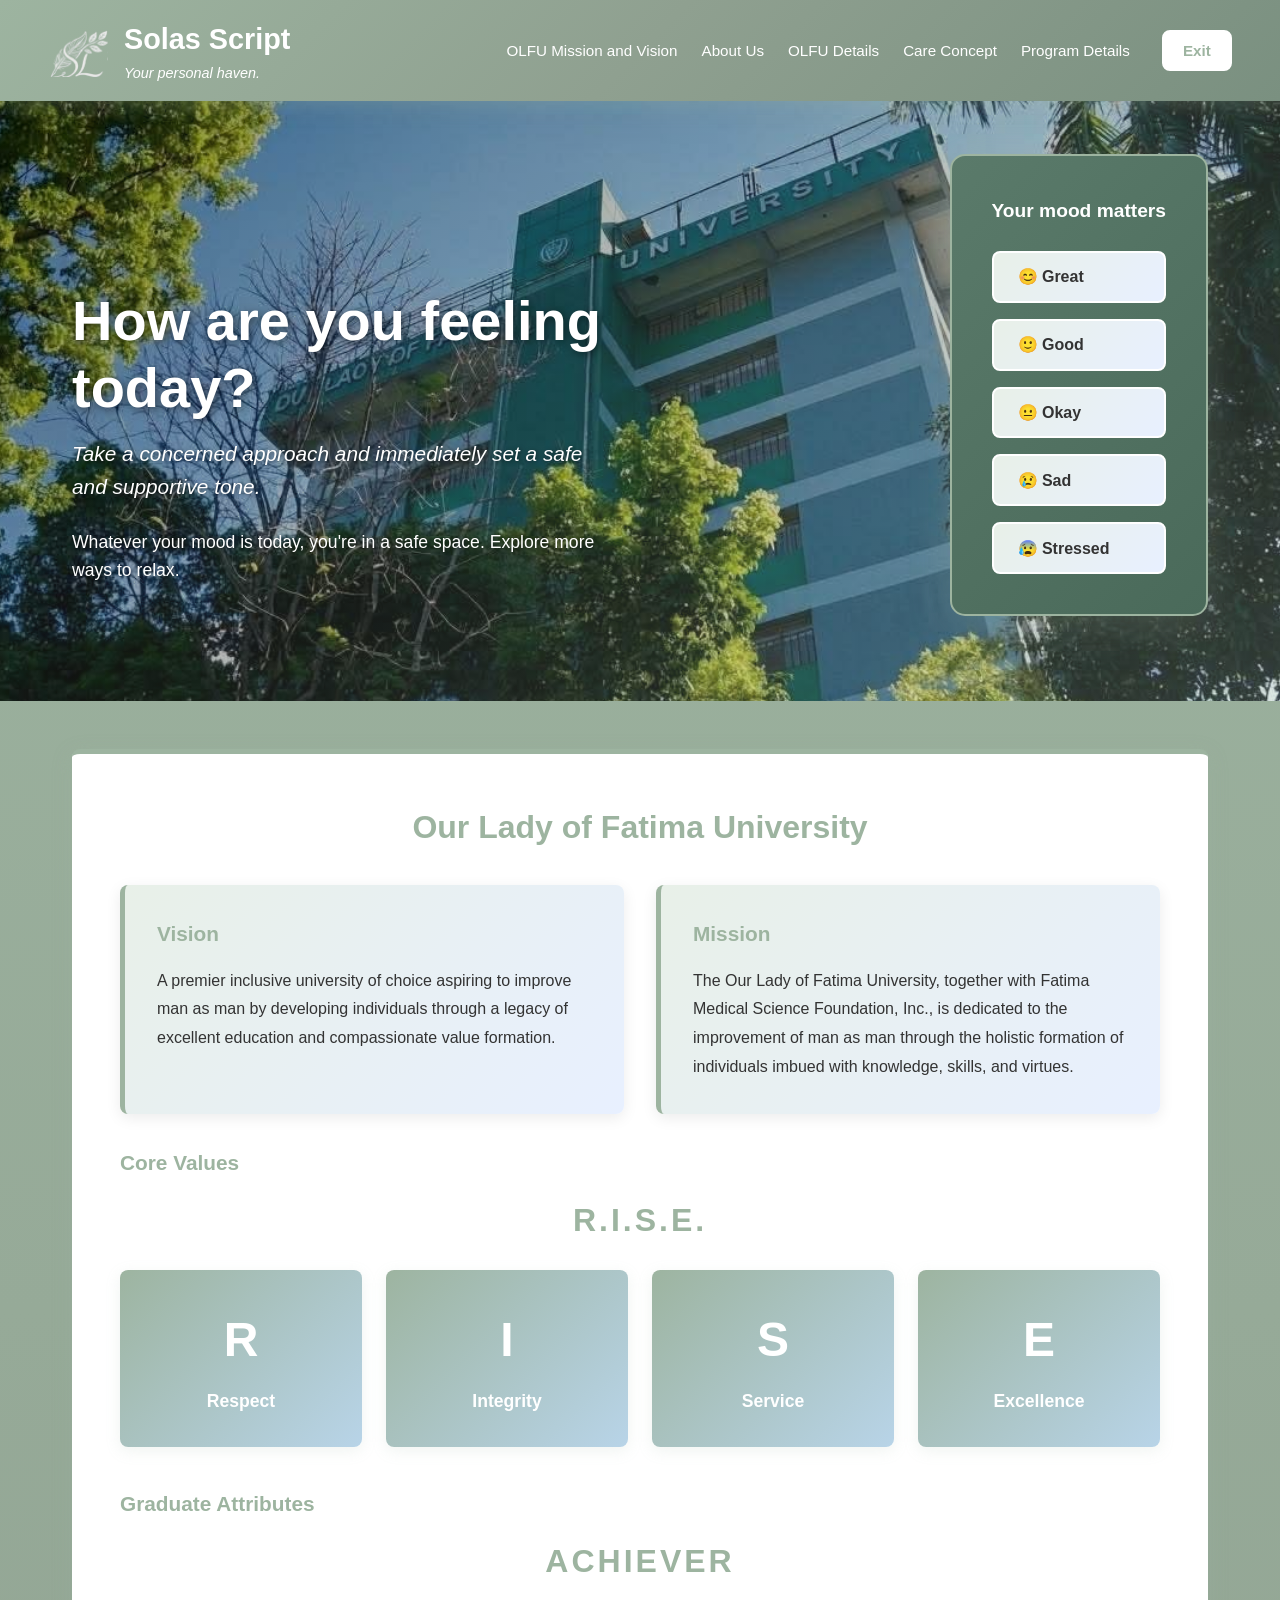
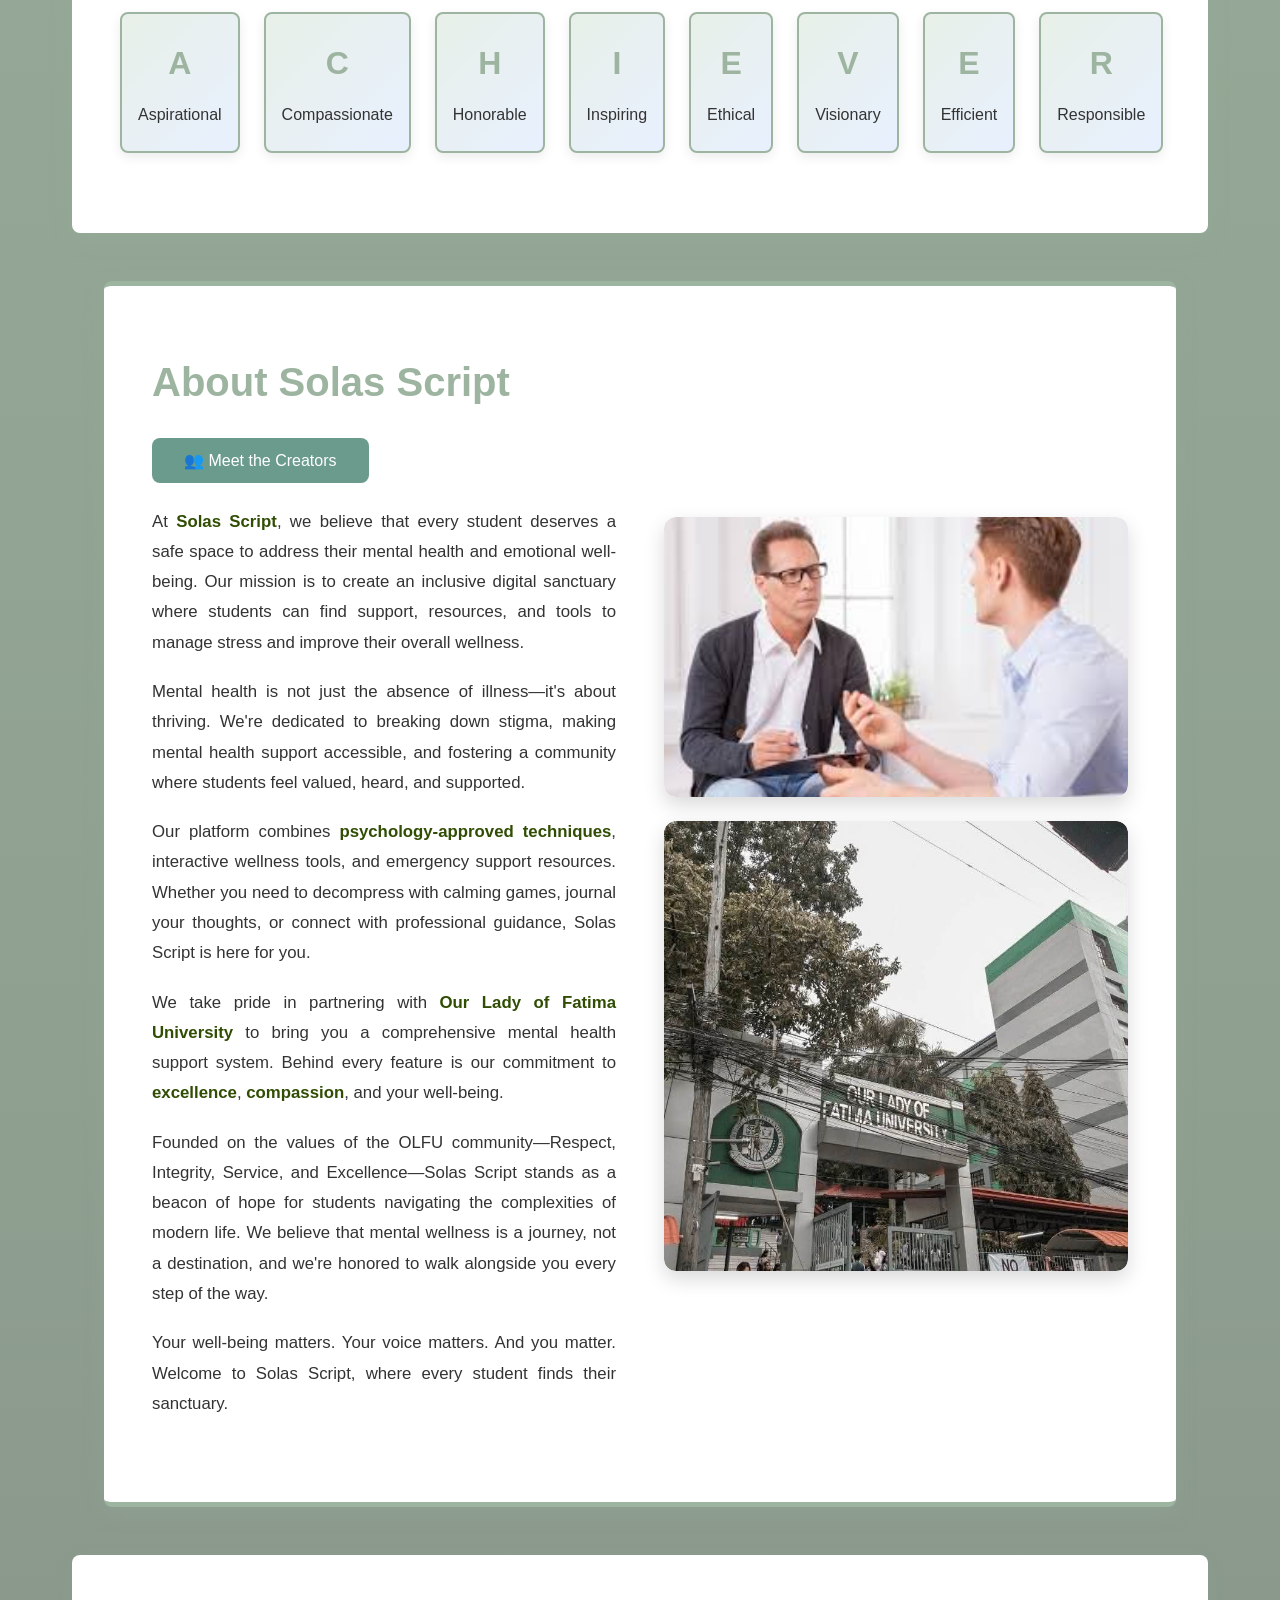
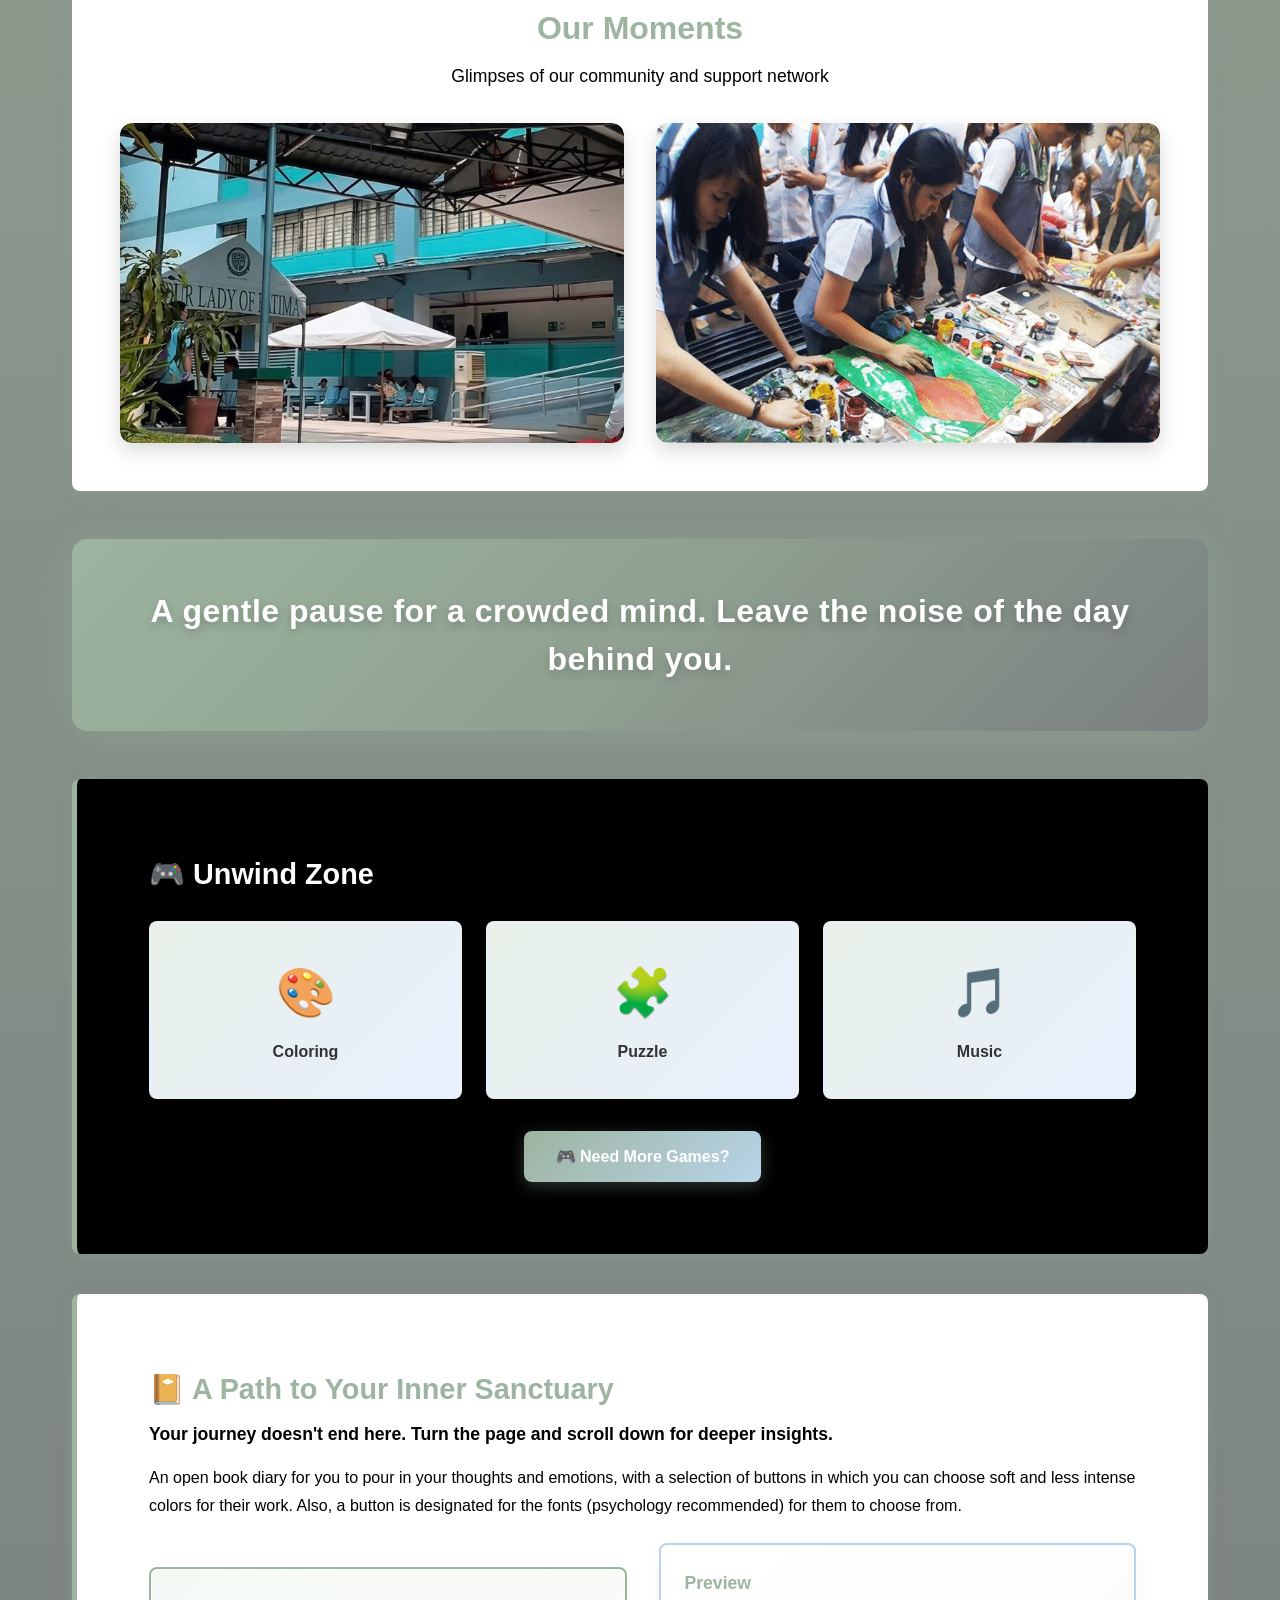
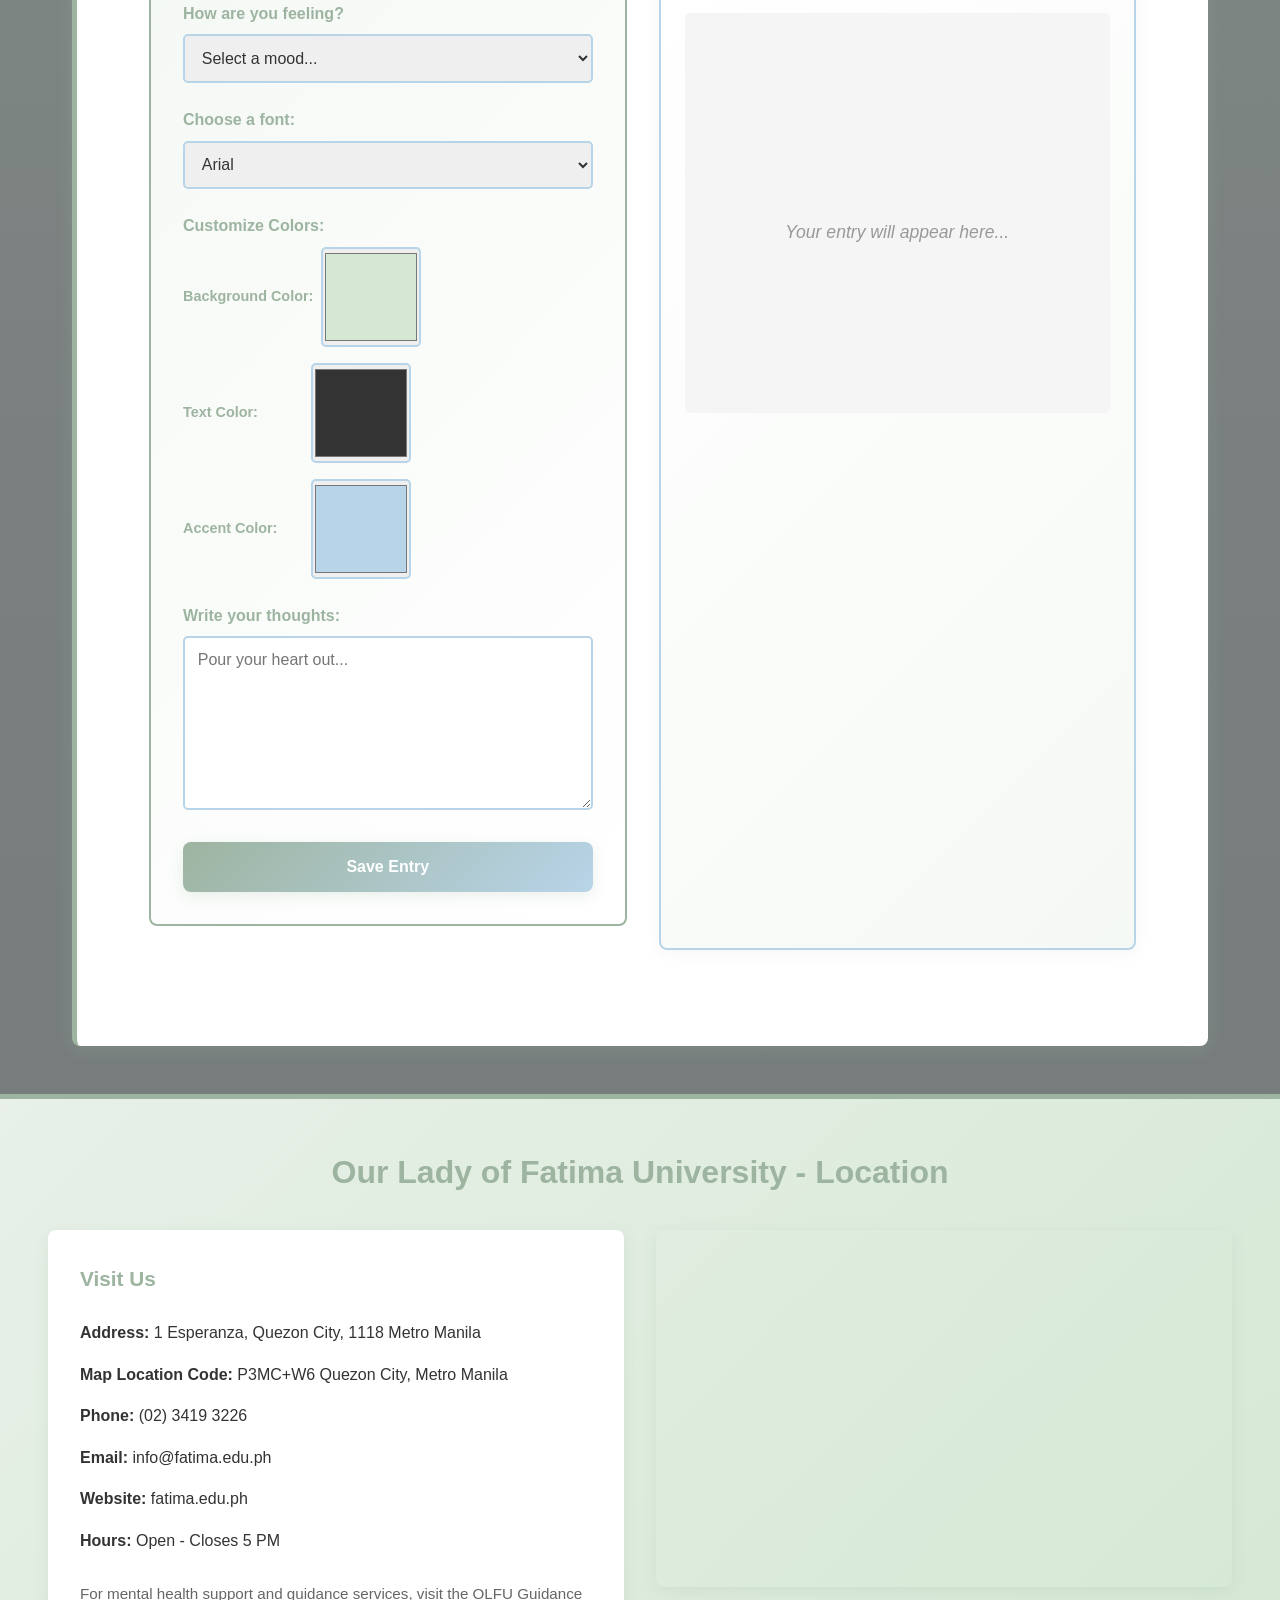
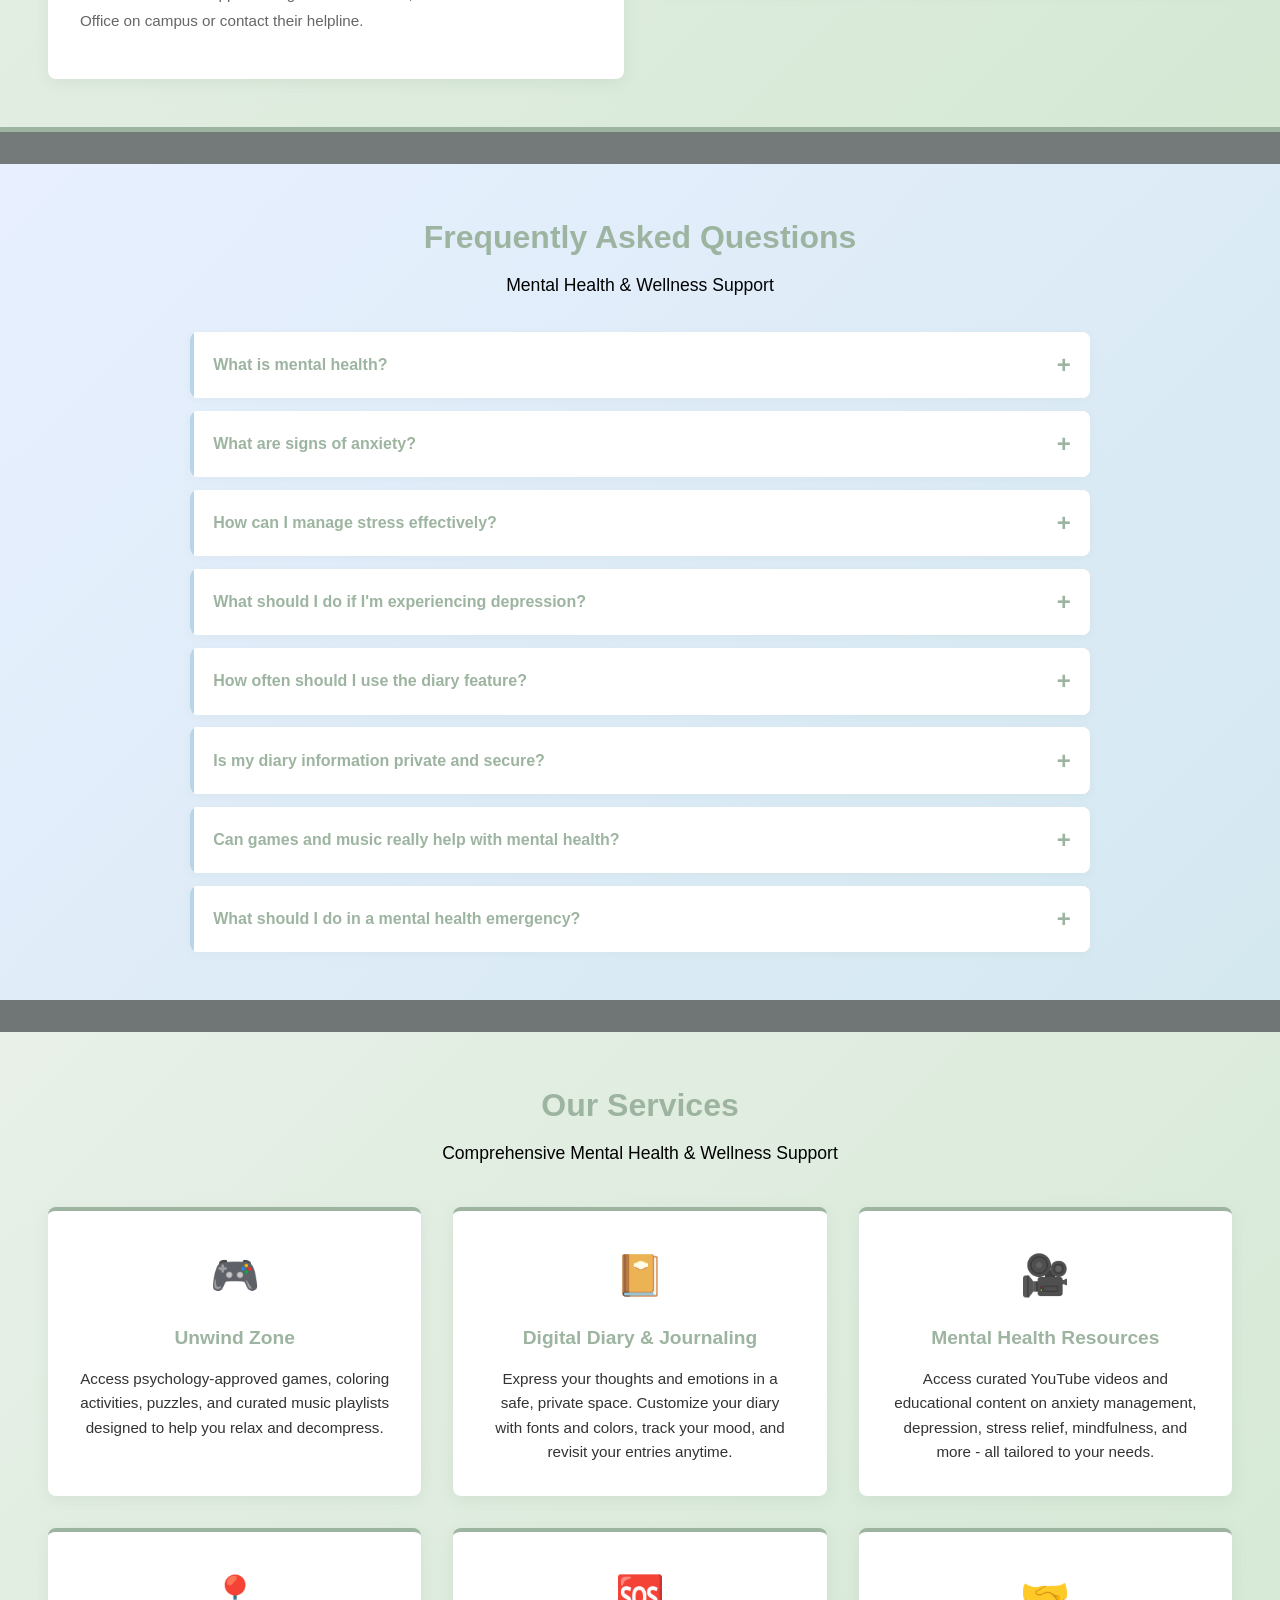
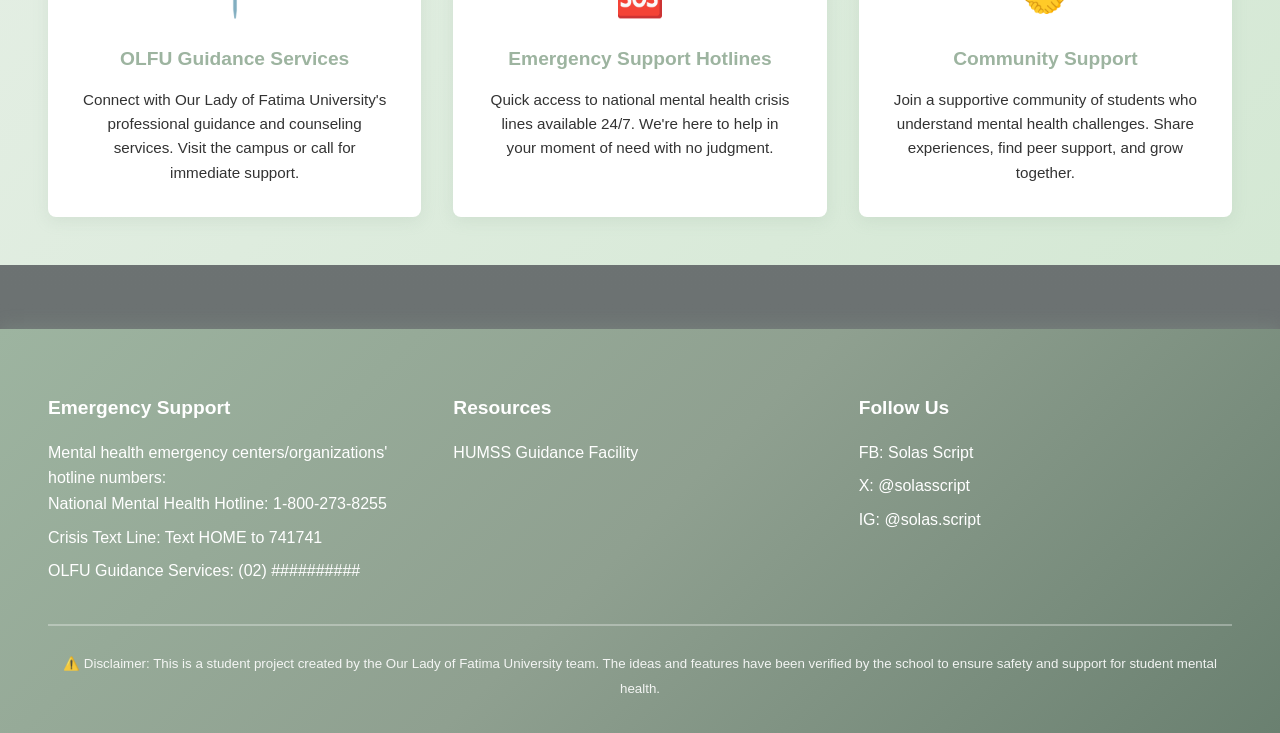
<file: index.html>
<!DOCTYPE html>
<html lang="en">
<head>
    <meta charset="UTF-8">
    <meta name="viewport" content="width=device-width, initial-scale=1.0">
    <title>Solas Script</title>
    <link rel="stylesheet" href="styles.css">
    <link rel="icon" type="image/x-icon" href="logo.png">
</head>
<body>
    <header class="header">
        <div class="header-left">
            <img src="logo.png" alt="Solas Script Logo" class="logo">
            <div class="header-text">
                <h1 class="site-name">Solas Script</h1>
                <p class="tagline">Your personal haven.</p>
            </div>
        </div>
        <nav class="header-right">
            <ul class="nav-menu">
                <li><a href="#mission">OLFU Mission and Vision</a></li>
                <li><a href="#about">About Us</a></li>
                <li><a href="olfu-details.html">OLFU Details</a></li>
                <li><a href="care-concept.html">Care Concept</a></li>
                <li><a href="program-details.html">Program Details</a></li>
            </ul>
            <button class="quick-exit">Exit</button>
        </nav>
    </header>

    <section class="hero">
        <div class="hero-overlay"></div>
        <div class="hero-overlay-gradient"></div>
        <div class="hero-content">
            <div class="hero-text-container">
                <h2 class="hero-title">How are you feeling today?</h2>
                <p class="hero-subtitle">Take a concerned approach and immediately set a safe and supportive tone.</p>
                <p class="hero-instruction">Whatever your mood is today, you're in a safe space. Explore more ways to relax.</p>
            </div>
            <div class="mood-tracker-hero">
                <p class="mood-label">Your mood matters</p>
                <div class="mood-options">
                    <button class="mood-btn" data-mood="great">😊 Great</button>
                    <button class="mood-btn" data-mood="good">🙂 Good</button>
                    <button class="mood-btn" data-mood="okay">😐 Okay</button>
                    <button class="mood-btn" data-mood="sad">😢 Sad</button>
                    <button class="mood-btn" data-mood="stressed">😰 Stressed</button>
                </div>
            </div>
        </div>
    </section>

    <main class="main-content">
        <section class="mission-section" id="mission">
            <div class="mission-container">
                <h2>Our Lady of Fatima University</h2>
                
                <div class="mission-content">
                    <div class="mission-box">
                        <h3>Vision</h3>
                        <p>A premier inclusive university of choice aspiring to improve man as man by developing individuals through a legacy of excellent education and compassionate value formation.</p>
                    </div>

                    <div class="mission-box">
                        <h3>Mission</h3>
                        <p>The Our Lady of Fatima University, together with Fatima Medical Science Foundation, Inc., is dedicated to the improvement of man as man through the holistic formation of individuals imbued with knowledge, skills, and virtues.</p>
                    </div>
                </div>

                <div class="values-section">
                    <h3>Core Values</h3>
                    <p class="values-subtitle">R.I.S.E.</p>
                    <div class="values-grid">
                        <div class="value-card" data-description="Honoring the dignity and worth of all individuals">
                            <div class="value-letter">R</div>
                            <p><strong>Respect</strong></p>
                            <div class="value-description"></div>
                        </div>
                        <div class="value-card" data-description="Acting with honesty and strong moral principles">
                            <div class="value-letter">I</div>
                            <p><strong>Integrity</strong></p>
                            <div class="value-description"></div>
                        </div>
                        <div class="value-card" data-description="Dedicating ourselves to help others">
                            <div class="value-letter">S</div>
                            <p><strong>Service</strong></p>
                            <div class="value-description"></div>
                        </div>
                        <div class="value-card" data-description="Pursuing the highest standards in all we do">
                            <div class="value-letter">E</div>
                            <p><strong>Excellence</strong></p>
                            <div class="value-description"></div>
                        </div>
                    </div>
                </div>

                <div class="attributes-section">
                    <h3>Graduate Attributes</h3>
                    <p class="attributes-subtitle">ACHIEVER</p>
                    <div class="attributes-grid">
                        <div class="attribute-card" data-description="Having goals and ambitions for the future">
                            <span class="attr-letter">A</span>
                            <span>Aspirational</span>
                            <div class="attr-description"></div>
                        </div>
                        <div class="attribute-card" data-description="Showing empathy and concern for others">
                            <span class="attr-letter">C</span>
                            <span>Compassionate</span>
                            <div class="attr-description"></div>
                        </div>
                        <div class="attribute-card" data-description="Acting with integrity and moral uprightness">
                            <span class="attr-letter">H</span>
                            <span>Honorable</span>
                            <div class="attr-description"></div>
                        </div>
                        <div class="attribute-card" data-description="Leading and motivating others positively">
                            <span class="attr-letter">I</span>
                            <span>Inspiring</span>
                            <div class="attr-description"></div>
                        </div>
                        <div class="attribute-card" data-description="Conducting oneself with strong values">
                            <span class="attr-letter">E</span>
                            <span>Ethical</span>
                            <div class="attr-description"></div>
                        </div>
                        <div class="attribute-card" data-description="Having foresight and forward-thinking perspective">
                            <span class="attr-letter">V</span>
                            <span>Visionary</span>
                            <div class="attr-description"></div>
                        </div>
                        <div class="attribute-card" data-description="Being effective and productive in our work">
                            <span class="attr-letter">E</span>
                            <span>Efficient</span>
                            <div class="attr-description"></div>
                        </div>
                        <div class="attribute-card" data-description="Accountable for our actions and decisions">
                            <span class="attr-letter">R</span>
                            <span>Responsible</span>
                            <div class="attr-description"></div>
                        </div>
                    </div>
                </div>
            </div>
        </section>

        <section class="about-section" id="about">
            <div class="about-container">
                <div class="about-text">
                    <h2>About Solas Script</h2>
                    
                    <a href="creators.html" style="display: inline-block; margin-bottom: 1.5rem;">
                        <button class="mood-btn" style="padding: 0.8rem 2rem; font-size: 1rem; background-color: #6b9b8d; border: none; color: white; border-radius: 8px; cursor: pointer; transition: background-color 0.3s ease;">
                            👥 Meet the Creators
                        </button>
                    </a>
                    
                    <p>At <strong>Solas Script</strong>, we believe that every student deserves a safe space to address their mental health and emotional well-being. Our mission is to create an inclusive digital sanctuary where students can find support, resources, and tools to manage stress and improve their overall wellness.</p>
                    
                    <p>Mental health is not just the absence of illness—it's about thriving. We're dedicated to breaking down stigma, making mental health support accessible, and fostering a community where students feel valued, heard, and supported.</p>
                    
                    <p>Our platform combines <strong>psychology-approved techniques</strong>, interactive wellness tools, and emergency support resources. Whether you need to decompress with calming games, journal your thoughts, or connect with professional guidance, Solas Script is here for you.</p>
                    
                    <p>We take pride in partnering with <strong>Our Lady of Fatima University</strong> to bring you a comprehensive mental health support system. Behind every feature is our commitment to <strong>excellence</strong>, <strong>compassion</strong>, and your well-being.</p>
                    
                    <p>Founded on the values of the OLFU community—Respect, Integrity, Service, and Excellence—Solas Script stands as a beacon of hope for students navigating the complexities of modern life. We believe that mental wellness is a journey, not a destination, and we're honored to walk alongside you every step of the way.</p>
                    
                    <p>Your well-being matters. Your voice matters. And you matter. Welcome to Solas Script, where every student finds their sanctuary.</p>
                </div>
                
                <div class="about-images">
                    <div class="about-img-wrapper">
                        <img src="consult.jpg" alt="Students in counseling" class="about-img">
                        <div class="about-img-overlay">
                            <div class="overlay-text">
                                <h4>Professional Support</h4>
                                <p>Connect with trained counselors and mental health professionals who are dedicated to supporting your well-being journey.</p>
                            </div>
                        </div>
                    </div>
                    <div class="about-img-wrapper">
                        <img src="olfu.jpg" alt="OLFU Campus" class="about-img about-img-secondary">
                        <div class="about-img-overlay">
                            <div class="overlay-text">
                                <h4>Campus Community</h4>
                                <p>Part of the Our Lady of Fatima University community, bringing compassionate mental health support to every student on campus.</p>
                            </div>
                        </div>
                    </div>
                </div>
            </div>
        </section>

        <section class="gallery-section">
            <div class="gallery-container">
                <h2> Our Moments</h2>
                <p class="gallery-subtitle" style="color:black">Glimpses of our community and support network</p>
                <div class="gallery-grid">
                    <div class="gallery-img-wrapper">
                        <img src="img.jpeg" alt="Community Moment" class="gallery-img">
                        <div class="gallery-img-overlay">
                            <div class="overlay-text">
                                <h4>Building Connections</h4>
                                <p>Creating meaningful relationships and fostering a supportive community for every student.</p>
                            </div>
                        </div>
                    </div>
                    <div class="gallery-img-wrapper">
                        <img src="img1.png" alt="Wellness Initiative" class="gallery-img">
                        <div class="gallery-img-overlay">
                            <div class="overlay-text">
                                <h4>Wellness Journey</h4>
                                <p>Your path to mental health and personal growth starts here with our dedicated support.</p>
                            </div>
                        </div>
                    </div>
                </div>
            </div>
        </section>

        <h2 class="main-title">A gentle pause for a crowded mind. Leave the noise of the day behind you.</h2>

    
        <section class="slider" id="unwind">
            <video autoplay muted loop class="slider-bg-video">
                <source src="minecraft.mp4" type="video/mp4">
            </video>
            <div class="slider-content">
                <h3>🎮 Unwind Zone</h3>
  
                <div class="games-grid">
                    <div class="game-card" onclick="window.location.href='coloring.html'" data-description="Express yourself freely with our drawing canvas. Choose any color and brush size to create artwork that reflects your mood.">
                        <div class="game-icon">🎨</div>
                        <p>Coloring</p>
                        <div class="card-description"></div>
                    </div>
                    <div class="game-card" onclick="window.location.href='puzzle.html'" data-description="Solve a challenging sliding puzzle game. Arrange numbers in order and track your best score. Great for focus and concentration.">
                        <div class="game-icon">🧩</div>
                        <p>Puzzle</p>
                        <div class="card-description"></div>
                    </div>
                    <div class="game-card" onclick="window.location.href='music.html'" data-description="Unwind to curated Spotify playlists with 25+ relaxing tracks. Perfect background music for studying, meditating, or simply relaxing.">
                        <div class="game-icon">🎵</div>
                        <p>Music</p>
                        <div class="card-description"></div>
                    </div>
                </div>
                <div style="text-align: center; margin-top: 2rem;">
                    <a href="https://neal.fun" target="_blank" style="
                        display: inline-block;
                        background: linear-gradient(135deg, #9db4a0, #b8d4e8);
                        color: white;
                        padding: 0.8rem 2rem;
                        border-radius: 8px;
                        text-decoration: none;
                        font-weight: 600;
                        font-size: 1rem;
                        transition: all 0.3s ease;
                        box-shadow: 0 4px 15px rgba(157, 180, 160, 0.3);
                    " onmouseover="this.style.transform='translateY(-3px)'; this.style.boxShadow='0 8px 25px rgba(157, 180, 160, 0.4);';" onmouseout="this.style.transform='translateY(0)'; this.style.boxShadow='0 4px 15px rgba(157, 180, 160, 0.3)';">
                        🎮 Need More Games?
                    </a>
                </div>
            </div> 
        </section>
 
        <section class="slider">
            <div class="slider-content">
                <h3>📔 A Path to Your Inner Sanctuary</h3>
                <p class="slider-subtitle">Your journey doesn't end here. Turn the page and scroll down for deeper insights.</p>
                <p class="slider-description">An open book diary for you to pour in your thoughts and emotions, with a selection of buttons in which you can choose soft and less intense colors for their work. Also, a button is designated for the fonts (psychology recommended) for them to choose from.</p>
                
                <div class="diary-container">
                    <div class="diary-form">
                        <div class="form-group">
                            <label for="mood-select">How are you feeling?</label>
                            <select id="mood-select">
                                <option value="">Select a mood...</option>
                                <option value="anxiety">Anxiety</option>
                                <option value="depression">Depression</option>
                                <option value="stress">Stress</option>
                                <option value="happy">Happy</option>
                                <option value="calm">Calm</option>
                            </select>
                        </div>

                        <div class="form-group">
                            <label for="font-select">Choose a font:</label>
                            <select id="font-select">
                                <option value="arial">Arial</option>
                                <option value="times">Times New Roman</option>
                                <option value="calibri">Calibri</option>
                                <option value="georgia">Georgia</option>
                                <option value="verdana">Verdana</option>
                                <option value="garamond">Garamond</option>
                                <option value="courier">Courier New</option>
                            </select>
                        </div>

                        <div class="form-group">
                            <label>Customize Colors:</label>
                            <div class="color-customize">
                                <div class="color-input-group">
                                    <label for="bg-color">Background Color:</label>
                                    <input type="color" id="bg-color" value="#d4e8d4" title="Background Color">
                                </div>
                                <div class="color-input-group">
                                    <label for="text-color">Text Color:</label>
                                    <input type="color" id="text-color" value="#333333" title="Text Color">
                                </div>
                                <div class="color-input-group">
                                    <label for="accent-color">Accent Color:</label>
                                    <input type="color" id="accent-color" value="#b8d4e8" title="Accent Color">
                                </div>
                            </div>
                        </div>

                        <div class="form-group">
                            <label for="diary-text">Write your thoughts:</label>
                            <textarea id="diary-text" rows="8" placeholder="Pour your heart out..."></textarea>
                        </div>

                        <button class="save-btn">Save Entry</button>
                    </div>

                    <div class="diary-preview-panel">
                        <h4>Preview</h4>
                        <div id="diary-preview" class="diary-preview-content">
                            <p class="preview-placeholder">Your entry will appear here...</p>
                        </div>
                    </div>
                </div>

                <div id="saved-entries-section" class="saved-entries-section" style="display: none; margin-top: 2rem;">
                    <h4>Your Saved Entries</h4>
                    <div id="saved-entries-list" class="saved-entries-list"></div>
                </div>

                <div id="resources-section" class="resources-section" style="display: none; margin-top: 2rem;">
                    <h4>Helpful Resources for You</h4>
                    <p id="resource-intro"></p>
                    <div id="resources-list" class="resources-list"></div>
                </div>
            </div>
            
        </section>
    </main>
 
    <section class="location-section" id="location">
        <div class="location-container">
            <h2>Our Lady of Fatima University - Location</h2>
            <div class="location-content">
                <div class="location-info">
                    <h3>Visit Us</h3>
                    <p><strong>Address:</strong> 1 Esperanza, Quezon City, 1118 Metro Manila</p>
                    <p><strong>Map Location Code:</strong> P3MC+W6 Quezon City, Metro Manila</p>
                    <p><strong>Phone:</strong> (02) 3419 3226</p>
                    <p><strong>Email:</strong> info@fatima.edu.ph</p>
                    <p><strong>Website:</strong> fatima.edu.ph</p>
                    <p><strong>Hours:</strong> Open - Closes 5 PM</p>
                    <p style="margin-top: 1.5rem; font-size: 0.95rem; color: #666;">
                        For mental health support and guidance services, visit the OLFU Guidance Office on campus or contact their helpline.
                    </p>
                </div>
                <div class="location-map">
                    <iframe src="https://www.google.com/maps/embed?pb=!1m18!1m12!1m3!1d3859.8793487324357!2d121.04525931111112!3d14.352888586419234!2m3!1f0!2f0!3f0!3m2!1i1024!2i768!4f13.1!3m3!1m2!1s0x3397c8d8f4f4f4f5%3A0x1234567890abcdef!2s1%20Esperanza%2C%20Quezon%20City!5e0!3m2!1sen!2sph!4v1234567890" width="100%" height="350" style="border:0;" allowfullscreen="" loading="lazy" referrerpolicy="no-referrer-when-downgrade;"></iframe>
                </div>
            </div>
        </div>
    </section>
 
    <section class="faq-section" id="faq">
        <div class="faq-container">
            <h2>Frequently Asked Questions</h2>
            <p class="faq-subtitle" style="color:black">Mental Health & Wellness Support</p>
            
            <div class="faq-list">
                <div class="faq-item">
                    <button class="faq-question" onclick="toggleFAQ(this)">
                        <span class="faq-title">What is mental health?</span>
                        <span class="faq-toggle">+</span>
                    </button>
                    <div class="faq-answer" style="display: none;">
                        <p>Mental health refers to our emotional, psychological, and social well-being. It includes our ability to handle stress, relate to others, and make decisions. Mental health is important at every stage of life, from childhood through adulthood.</p>
                    </div>
                </div>

                <div class="faq-item">
                    <button class="faq-question" onclick="toggleFAQ(this)">
                        <span class="faq-title">What are signs of anxiety?</span>
                        <span class="faq-toggle">+</span>
                    </button>
                    <div class="faq-answer" style="display: none;">
                        <p>Common signs of anxiety include excessive worry, restlessness, difficulty concentrating, muscle tension, sleep disturbances, rapid heartbeat, and feeling on edge. If these symptoms persist, consider reaching out to a mental health professional.</p>
                    </div>
                </div>

                <div class="faq-item">
                    <button class="faq-question" onclick="toggleFAQ(this)">
                        <span class="faq-title">How can I manage stress effectively?</span>
                        <span class="faq-toggle">+</span>
                    </button>
                    <div class="faq-answer" style="display: none;">
                        <p>Effective stress management techniques include regular exercise, meditation, deep breathing exercises, maintaining a healthy sleep schedule, spending time in nature, talking to trusted friends or family, and seeking professional help if needed. Solas Script also offers games and journaling tools to help you unwind.</p>
                    </div>
                </div>

                <div class="faq-item">
                    <button class="faq-question" onclick="toggleFAQ(this)">
                        <span class="faq-title">What should I do if I'm experiencing depression?</span>
                        <span class="faq-toggle">+</span>
                    </button>
                    <div class="faq-answer" style="display: none;">
                        <p>If you're experiencing depression, it's important to reach out for help. Talk to a trusted friend, family member, or mental health professional. Don't isolate yourself. Resources like Solas Script can provide support, and the OLFU Guidance Services are available 24/7 for students in crisis.</p>
                    </div>
                </div>

                <div class="faq-item">
                    <button class="faq-question" onclick="toggleFAQ(this)">
                        <span class="faq-title">How often should I use the diary feature?</span>
                        <span class="faq-toggle">+</span>
                    </button>
                    <div class="faq-answer" style="display: none;">
                        <p>You can use the diary feature as often as you need. Some people journal daily, while others do it weekly or whenever they feel the need to express their emotions. There's no "right" frequency - use it in a way that feels helpful and supportive for your mental health journey.</p>
                    </div>
                </div>

                <div class="faq-item">
                    <button class="faq-question" onclick="toggleFAQ(this)">
                        <span class="faq-title">Is my diary information private and secure?</span>
                        <span class="faq-toggle">+</span>
                    </button>
                    <div class="faq-answer" style="display: none;">
                        <p>Yes! Your diary entries are saved locally on your device using browser storage. Your information is not transmitted to external servers and remains completely private. Only you can access your entries.</p>
                    </div>
                </div>

                <div class="faq-item">
                    <button class="faq-question" onclick="toggleFAQ(this)">
                        <span class="faq-title">Can games and music really help with mental health?</span>
                        <span class="faq-toggle">+</span>
                    </button>
                    <div class="faq-answer" style="display: none;">
                        <p>Yes! Research shows that leisure activities like games, music, and art can reduce stress, improve mood, and promote relaxation. Our Unwind Zone features psychology-approved activities designed to help you decompress and find moments of peace in your day.</p>
                    </div>
                </div>

                <div class="faq-item">
                    <button class="faq-question" onclick="toggleFAQ(this)">
                        <span class="faq-title">What should I do in a mental health emergency?</span>
                        <span class="faq-toggle">+</span>
                    </button>
                    <div class="faq-answer" style="display: none;">
                        <p>If you're in crisis, please reach out immediately: National Mental Health Hotline: 1-800-273-8255 | Crisis Text Line: Text HOME to 741741 | OLFU Guidance Services: Available for students. If you're in immediate danger, call emergency services or go to the nearest hospital.</p>
                    </div>
                </div>
            </div>
        </div>
    </section>

 
    <section class="services-section" id="services">
        <div class="services-container">
            <h2>Our Services</h2>
            <p class="services-subtitle" style="color:black">Comprehensive Mental Health & Wellness Support</p>
            
            <div class="services-grid">
                <div class="service-card">
                    <div class="service-icon">🎮</div>
                    <h3>Unwind Zone</h3>
                    <p>Access psychology-approved games, coloring activities, puzzles, and curated music playlists designed to help you relax and decompress.</p>
                </div>

                <div class="service-card">
                    <div class="service-icon">📔</div>
                    <h3>Digital Diary & Journaling</h3>
                    <p>Express your thoughts and emotions in a safe, private space. Customize your diary with fonts and colors, track your mood, and revisit your entries anytime.</p>
                </div>

                <div class="service-card">
                    <div class="service-icon">🎥</div>
                    <h3>Mental Health Resources</h3>
                    <p>Access curated YouTube videos and educational content on anxiety management, depression, stress relief, mindfulness, and more - all tailored to your needs.</p>
                </div>

                <div class="service-card">
                    <div class="service-icon">📍</div>
                    <h3>OLFU Guidance Services</h3>
                    <p>Connect with Our Lady of Fatima University's professional guidance and counseling services. Visit the campus or call for immediate support.</p>
                </div>

                <div class="service-card">
                    <div class="service-icon">🆘</div>
                    <h3>Emergency Support Hotlines</h3>
                    <p>Quick access to national mental health crisis lines available 24/7. We're here to help in your moment of need with no judgment.</p>
                </div>

                <div class="service-card">
                    <div class="service-icon">🤝</div>
                    <h3>Community Support</h3>
                    <p>Join a supportive community of students who understand mental health challenges. Share experiences, find peer support, and grow together.</p>
                </div>
            </div>
        </div>
    </section>

  
    <footer class="footer">
        <div class="footer-content">
            <div class="footer-section">
                <h4>Emergency Support</h4>
                <p>Mental health emergency centers/organizations' hotline numbers:</p>
                <ul class="hotline-list">
                    <li>National Mental Health Hotline: 1-800-273-8255</li>
                    <li>Crisis Text Line: Text HOME to 741741</li>
                    <li>OLFU Guidance Services: (02) ##########</li>
                </ul>
            </div>

            <div class="footer-section">
                <h4>Resources</h4>
                <ul>
                    <li><a href="olfu-qc-details.html">HUMSS Guidance Facility</a></li>
                </ul>
            </div>

            <div class="footer-section" id="social">
                <h4>Follow Us</h4>
                <ul>
                    <li><a href="https://www.facebook.com/share/1GJotcQ1Td/?mibextid=wwXIfr" target="_blank">FB: Solas Script</a></li>
                    <li><a href="https://x.com/solasscript?s=21" target="_blank">X: @solasscript</a></li>
                    <li><a href="https://www.instagram.com/solas.script?igsh=ZGRmd3ozZXE1dA%3D%3D&utm_source=qr" target="_blank">IG: @solas.script</a></li>
                </ul>
            </div>
        </div>

        <div class="footer-disclaimer">
            <p><small>⚠️ Disclaimer: This is a student project created by the Our Lady of Fatima University team. The ideas and features have been verified by the school to ensure safety and support for student mental health.</small></p>
        </div>
    </footer>

   
    <audio id="bg-audio" loop style="display:none;">
        <source src="https://assets.mixkit.co/active_storage/music/c6b74dc4-5e4f-453d-a151-20c4e7e7e03a/preview.mp3" type="audio/mpeg">
    </audio>

 
    <button id="back-to-top" class="back-to-top" onclick="scrollToTop()">↑ Back to Top</button>

    <script src="script.js"></script>
</body>
</html>
</file>
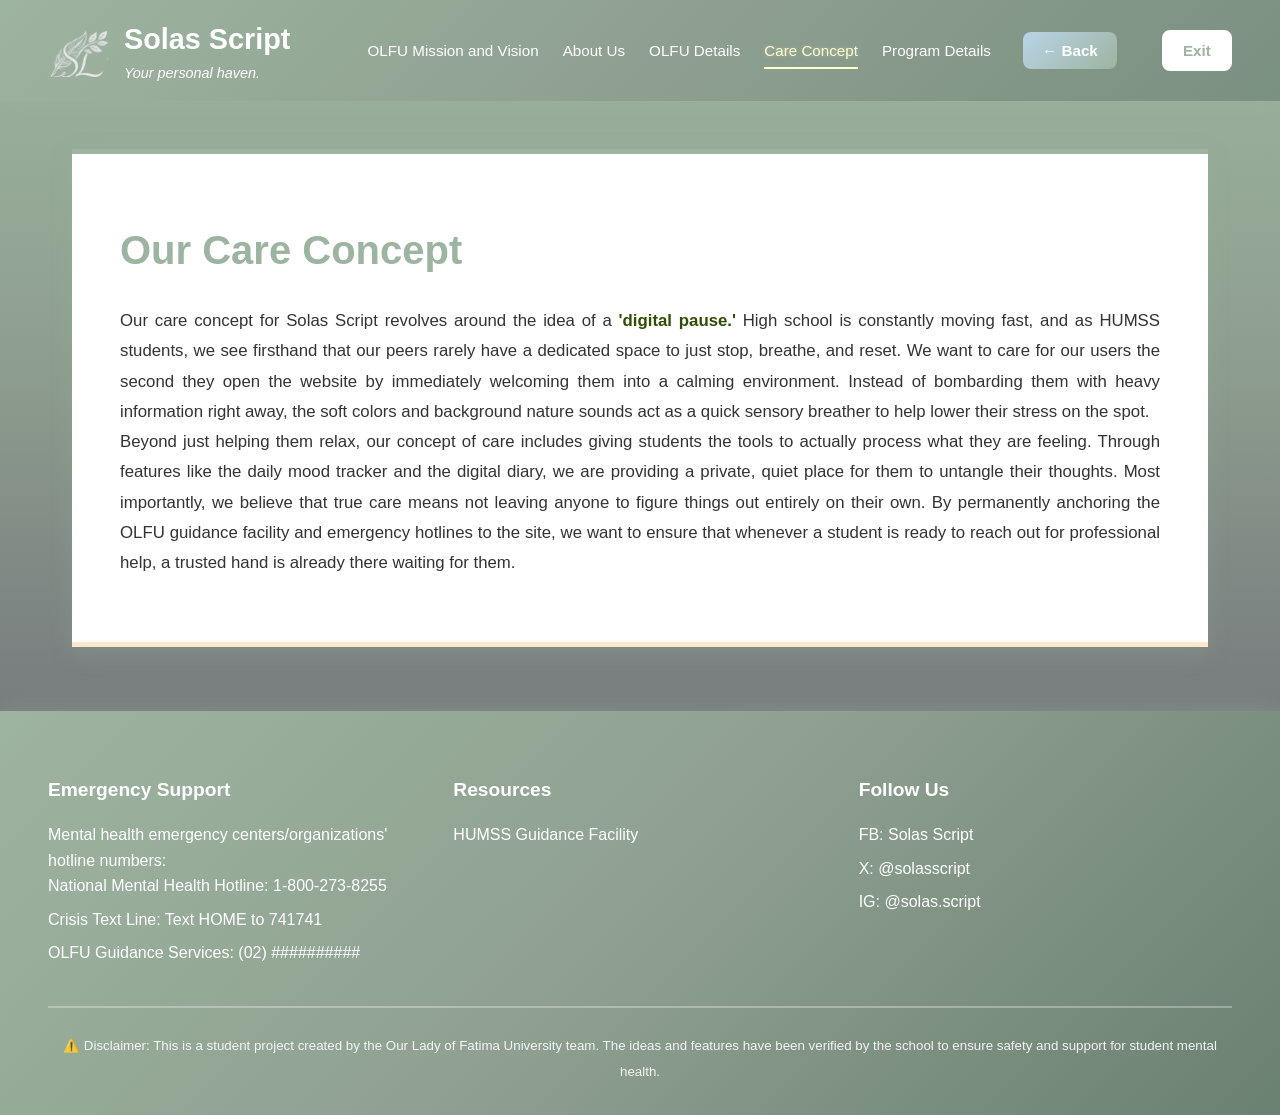
<file: care-concept.html>
<!DOCTYPE html>
<html lang="en">
<head>
    <meta charset="UTF-8">
    <meta name="viewport" content="width=device-width, initial-scale=1.0">
    <title>Care Concept - Solas Script</title>
    <link rel="stylesheet" href="styles.css">
    <link rel="icon" type="image/x-icon" href="logo.png">
</head>
<body>
    <header class="header">
        <div class="header-left">
            <img src="logo.png" alt="Solas Script Logo" class="logo">
            <div class="header-text">
                <h1 class="site-name">Solas Script</h1>
                <p class="tagline">Your personal haven.</p>
            </div>
        </div>
        <nav class="header-right">
            <ul class="nav-menu">
                <li><a href="index.html#mission">OLFU Mission and Vision</a></li>
                <li><a href="index.html#about">About Us</a></li>
                <li><a href="olfu-details.html">OLFU Details</a></li>
                <li><a href="care-concept.html">Care Concept</a></li>
                <li><a href="program-details.html">Program Details</a></li>
            </ul>
            <button class="back-btn" onclick="window.location.href='index.html'">← Back</button>
            <button class="quick-exit">Exit</button>
        </nav>
    </header>

    <main class="main-content">
        <section class="about-section" style="border-bottom: 5px solid #ffe8cc; margin: 0; border-radius: 0; padding: 4rem 3rem;">
            <div class="about-container" style="max-width: 100%; display: block;">
                <div class="about-text">
                    <h2>Our Care Concept</h2>
                    
                    <p style="text-align: justify; margin: 0;">Our care concept for Solas Script revolves around the idea of a <strong>'digital pause.'</strong> High school is constantly moving fast, and as HUMSS students, we see firsthand that our peers rarely have a dedicated space to just stop, breathe, and reset. We want to care for our users the second they open the website by immediately welcoming them into a calming environment. Instead of bombarding them with heavy information right away, the soft colors and background nature sounds act as a quick sensory breather to help lower their stress on the spot.</p>

                    <p style="text-align: justify; margin: 0;">Beyond just helping them relax, our concept of care includes giving students the tools to actually process what they are feeling. Through features like the daily mood tracker and the digital diary, we are providing a private, quiet place for them to untangle their thoughts. Most importantly, we believe that true care means not leaving anyone to figure things out entirely on their own. By permanently anchoring the OLFU guidance facility and emergency hotlines to the site, we want to ensure that whenever a student is ready to reach out for professional help, a trusted hand is already there waiting for them.</p>
                </div>
            </div>
        </section>
    </main>

    <button id="back-to-top" class="back-to-top" onclick="scrollToTop()">↑ Back to Top</button>

    <footer class="footer">
        <div class="footer-content">
            <div class="footer-section">
                <h4>Emergency Support</h4>
                <p>Mental health emergency centers/organizations' hotline numbers:</p>
                <ul class="hotline-list">
                    <li>National Mental Health Hotline: 1-800-273-8255</li>
                    <li>Crisis Text Line: Text HOME to 741741</li>
                    <li>OLFU Guidance Services: (02) ##########</li>
                </ul>
            </div>

            <div class="footer-section">
                <h4>Resources</h4>
                <ul>
                    <li><a href="olfu-qc-details.html">HUMSS Guidance Facility</a></li>
                </ul>
            </div>

            <div class="footer-section">
                <h4>Follow Us</h4>
                <ul>
                    <li><a href="https://www.facebook.com/share/1GJotcQ1Td/?mibextid=wwXIfr" target="_blank">FB: Solas Script</a></li>
                    <li><a href="https://x.com/solasscript?s=21" target="_blank">X: @solasscript</a></li>
                    <li><a href="https://www.instagram.com/solas.script?igsh=ZGRmd3ozZXE1dA%3D%3D&utm_source=qr" target="_blank">IG: @solas.script</a></li>
                </ul>
            </div>
        </div>

        <div class="footer-disclaimer">
            <p><small>⚠️ Disclaimer: This is a student project created by the Our Lady of Fatima University team. The ideas and features have been verified by the school to ensure safety and support for student mental health.</small></p>
        </div>
    </footer>

    <script src="script.js"></script>
</body>
</html>
</file>
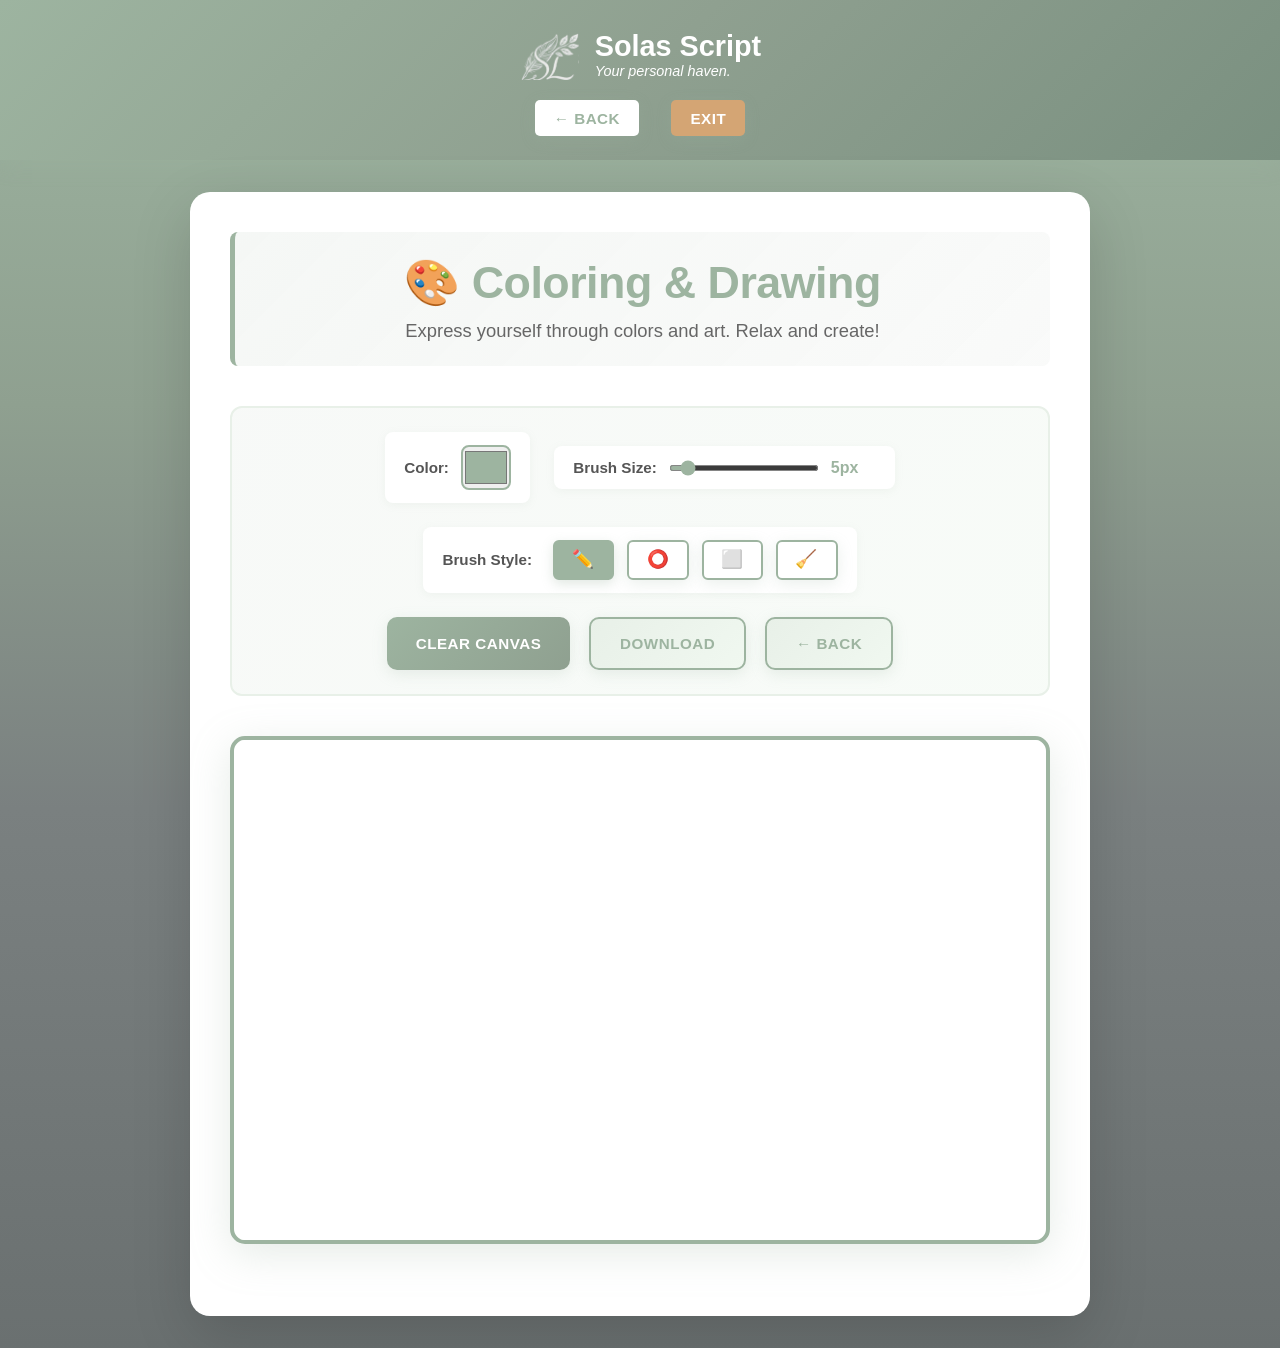
<file: coloring.html>
<!DOCTYPE html>
<html lang="en">
<head>
    <meta charset="UTF-8">
    <meta name="viewport" content="width=device-width, initial-scale=1.0">
    <title>Coloring Game - Solas Script</title>
    <style>
        * {
            margin: 0;
            padding: 0;
            box-sizing: border-box;
        }

        body {
            font-family: 'Arial', 'Calibri', sans-serif;
            background: linear-gradient(180deg, #9db4a0 0%, #8fa090 30%, #7a8080 60%, #6a7070 100%);
            min-height: 100vh;
            display: flex;
            flex-direction: column;
            align-items: center;
            padding: 0;
        }

        .coloring-container {
            background: white;
            border-radius: 20px;
            padding: 2.5rem;
            box-shadow: 0 20px 60px rgba(0, 0, 0, 0.15);
            max-width: 900px;
            width: 100%;
            margin: 2rem;
            flex: 1;
            backdrop-filter: blur(10px);
        }

        .coloring-header {
            text-align: center;
            margin-bottom: 2.5rem;
            background: linear-gradient(135deg, rgba(157, 180, 160, 0.1), rgba(143, 160, 144, 0.05));
            border-left: 5px solid #9db4a0;
            border-radius: 8px;
            padding: 1.5rem;
        }

        .coloring-header h1 {
            color: #9db4a0;
            font-size: 2.8rem;
            margin-bottom: 0.7rem;
            font-weight: 700;
            letter-spacing: -0.5px;
        }

        .coloring-header p {
            color: #666;
            font-size: 1.15rem;
            font-weight: 500;
        }

        .controls {
            display: flex;
            gap: 1.5rem;
            margin-bottom: 2.5rem;
            flex-wrap: wrap;
            justify-content: center;
            align-items: center;
            background: linear-gradient(135deg, rgba(157, 180, 160, 0.08), rgba(240, 248, 240, 0.5));
            padding: 1.5rem;
            border-radius: 12px;
            border: 2px solid #e8f0e8;
        }

        .control-group {
            display: flex;
            align-items: center;
            gap: 0.75rem;
            background: white;
            padding: 0.8rem 1.2rem;
            border-radius: 8px;
            box-shadow: 0 2px 8px rgba(157, 180, 160, 0.1);
        }

        .control-group label {
            color: #555;
            font-weight: 700;
            font-size: 0.95rem;
        }

        .control-group input[type="color"] {
            width: 50px;
            height: 45px;
            border: 2px solid #9db4a0;
            border-radius: 8px;
            cursor: pointer;
            transition: all 0.2s ease;
        }

        .control-group input[type="color"]:hover {
            transform: scale(1.05);
            box-shadow: 0 4px 12px rgba(157, 180, 160, 0.3);
        }

        .control-group input[type="range"] {
            width: 150px;
            cursor: pointer;
            accent-color: #9db4a0;
            height: 6px;
        }

        .control-group span {
            color: #9db4a0;
            font-weight: 700;
            min-width: 45px;
        }

        .button-group {
            display: flex;
            gap: 1.2rem;
            flex-wrap: wrap;
        }

        button {
            background: linear-gradient(135deg, #9db4a0, #8fa090);
            color: white;
            border: none;
            padding: 1rem 1.8rem;
            border-radius: 10px;
            cursor: pointer;
            font-weight: 700;
            transition: all 0.3s ease;
            font-size: 0.95rem;
            box-shadow: 0 4px 15px rgba(157, 180, 160, 0.2);
            text-transform: uppercase;
            letter-spacing: 0.5px;
        }

        button:hover {
            transform: translateY(-3px);
            box-shadow: 0 8px 25px rgba(157, 180, 160, 0.35);
        }

        button:active {
            transform: translateY(-1px);
            box-shadow: 0 4px 12px rgba(157, 180, 160, 0.2);
        }

        button.secondary {
            background: linear-gradient(135deg, #e8f0e8, #f0f8f0);
            color: #9db4a0;
            border: 2px solid #9db4a0;
        }

        button.secondary:hover {
            background: #9db4a0;
            color: white;
            box-shadow: 0 8px 25px rgba(157, 180, 160, 0.35);
        }

        .canvas-container {
            display: flex;
            justify-content: center;
            margin: 2rem 0;
            border: 4px solid #9db4a0;
            border-radius: 15px;
            overflow: hidden;
            background: white;
            box-shadow: 0 10px 40px rgba(157, 180, 160, 0.25), inset 0 1px 0 rgba(255, 255, 255, 0.6);
            position: relative;
        }

        .canvas-container::before {
            content: '';
            position: absolute;
            top: 0;
            left: 0;
            right: 0;
            bottom: 0;
            border-radius: 12px;
            background: linear-gradient(135deg, rgba(255, 255, 255, 0.1) 0%, transparent 50%);
            pointer-events: none;
            z-index: 1;
        }

        canvas {
            display: block;
            cursor: crosshair;
            background: white;
            max-width: 100%;
            height: auto;
            position: relative;
            z-index: 0;
        }

        .back-link {
            text-align: center;
            margin-top: 2.5rem;
            padding-top: 2rem;
            border-top: 2px solid #e8f0e8;
        }

        .back-link a {
            color: #9db4a0;
            text-decoration: none;
            font-weight: 700;
            transition: all 0.3s ease;
            font-size: 1rem;
            padding: 0.5rem;
        }

        .back-link a:hover {
            color: #7a8080;
            text-decoration: underline;
            transform: translateY(-2px);
        }

        .brush-styles {
            display: flex;
            gap: 0.8rem;
            align-items: center;
            background: white;
            padding: 0.8rem 1.2rem;
            border-radius: 8px;
            box-shadow: 0 2px 8px rgba(157, 180, 160, 0.1);
            flex-wrap: wrap;
            justify-content: center;
        }

        .brush-styles label {
            color: #555;
            font-weight: 700;
            font-size: 0.95rem;
            margin-right: 0.5rem;
        }

        .brush-btn {
            width: 40px;
            height: 40px;
            border: 2px solid #9db4a0;
            border-radius: 6px;
            background: white;
            cursor: pointer;
            transition: all 0.2s ease;
            font-size: 1.1rem;
            display: flex;
            align-items: center;
            justify-content: center;
        }

        .brush-btn:hover {
            background: #f0f8f0;
            transform: scale(1.08);
        }

        .brush-btn.active {
            background: #9db4a0;
            color: white;
            box-shadow: 0 4px 12px rgba(157, 180, 160, 0.3);
        }
    </style>
</head>
<body>
    <header class="header" style="background: linear-gradient(135deg, #9db4a0 0%, #8fa090 50%, #7a9080 100%); padding: 1.5rem; display: flex; flex-direction: column; align-items: center; gap: 1rem; box-shadow: 0 4px 20px rgba(157, 180, 160, 0.3); width: 100%; box-sizing: border-box;">
        <div class="header-left" style="display: flex; align-items: center; gap: 1rem; justify-content: center;">
            <img src="logo.png" alt="Solas Script Logo" style="width: 60px; height: 60px; object-fit: contain;">
            <div class="header-text">
                <h1 class="site-name" style="font-size: 1.8rem; color: white; font-weight: 600;">Solas Script</h1>
                <p class="tagline" style="font-style: italic; color: white; font-size: 0.9rem;">Your personal haven.</p>
            </div>
        </div>
        <nav class="header-right" style="display: flex; align-items: center; gap: 2rem;">
            <button class="back-btn" onclick="window.location.href='index.html'" style="background: white; padding: 0.6rem 1.2rem; border: none; border-radius: 5px; cursor: pointer; font-weight: 600; color: #9db4a0;">← Back</button>
            <button class="quick-exit" onclick="if(confirm('Are you sure?')) window.location.href='index.html';" style="background: #d4a574; color: white; padding: 0.6rem 1.2rem; border: none; border-radius: 5px; cursor: pointer; font-weight: 600;">Exit</button>
        </nav>
    </header>
    <div class="coloring-container">
        <div class="coloring-header">
            <h1>🎨 Coloring & Drawing</h1>
            <p>Express yourself through colors and art. Relax and create!</p>
        </div>

        <div class="controls">
            <div class="control-group">
                <label for="colorPicker">Color:</label>
                <input type="color" id="colorPicker" value="#9db4a0">
            </div>

            <div class="control-group">
                <label for="brushSize">Brush Size:</label>
                <input type="range" id="brushSize" min="1" max="50" value="5">
                <span id="sizeDisplay">5px</span>
            </div>

            <div class="brush-styles">
                <label>Brush Style:</label>
                <button class="brush-btn active" id="penBrush" onclick="setBrushStyle('pen')" title="Pen">✏️</button>
                <button class="brush-btn" id="circleBrush" onclick="setBrushStyle('circle')" title="Circle">⭕</button>
                <button class="brush-btn" id="squareBrush" onclick="setBrushStyle('square')" title="Square">⬜</button>
                <button class="brush-btn" id="eraserBrush" onclick="setBrushStyle('eraser')" title="Eraser">🧹</button>
            </div>

            <div class="button-group">
                <button onclick="clearCanvas()">Clear Canvas</button>
                <button class="secondary" onclick="downloadDrawing()">Download</button>
                <button class="secondary" onclick="window.location.href='index.html#unwind'">← Back</button>
            </div>
        </div>

        <div class="canvas-container">
            <canvas id="drawingCanvas" width="800" height="500"></canvas>
        </div>
    </div>

    <script>
        const canvas = document.getElementById('drawingCanvas');
        const ctx = canvas.getContext('2d');
        const colorPicker = document.getElementById('colorPicker');
        const brushSize = document.getElementById('brushSize');
        const sizeDisplay = document.getElementById('sizeDisplay');

        let isDrawing = false;
        let lastX = 0;
        let lastY = 0;
        let brushStyle = 'pen';

    
        function resizeCanvas() {
            const container = document.querySelector('.canvas-container');
            const maxWidth = Math.min(container.offsetWidth - 20, 800);
            canvas.width = maxWidth;
            canvas.height = 500 * (maxWidth / 800);
        }
        resizeCanvas();
        window.addEventListener('resize', resizeCanvas);

      
        brushSize.addEventListener('input', (e) => {
            sizeDisplay.textContent = e.target.value + 'px';
        });

     
        canvas.addEventListener('mousedown', (e) => {
            isDrawing = true;
            const rect = canvas.getBoundingClientRect();
            lastX = e.clientX - rect.left;
            lastY = e.clientY - rect.top;
        });

        canvas.addEventListener('mousemove', (e) => {
            if (!isDrawing) return;

            const rect = canvas.getBoundingClientRect();
            const x = e.clientX - rect.left;
            const y = e.clientY - rect.top;
            const size = brushSize.value;

            if (brushStyle === 'eraser') {
                ctx.clearRect(x - size / 2, y - size / 2, size, size);
            } else if (brushStyle === 'circle') {
                ctx.fillStyle = colorPicker.value;
                ctx.beginPath();
                ctx.arc(x, y, size / 2, 0, Math.PI * 2);
                ctx.fill();
            } else if (brushStyle === 'square') {
                ctx.fillStyle = colorPicker.value;
                ctx.fillRect(x - size / 2, y - size / 2, size, size);
            } else {
                // Pen (default)
                ctx.strokeStyle = colorPicker.value;
                ctx.lineWidth = size;
                ctx.lineCap = 'round';
                ctx.lineJoin = 'round';
                ctx.beginPath();
                ctx.moveTo(lastX, lastY);
                ctx.lineTo(x, y);
                ctx.stroke();
            }

            lastX = x;
            lastY = y;
        });

        canvas.addEventListener('mouseup', () => {
            isDrawing = false;
        });

        canvas.addEventListener('mouseleave', () => {
            isDrawing = false;
        });

    
        canvas.addEventListener('touchstart', (e) => {
            const touch = e.touches[0];
            const mouseEvent = new MouseEvent('mousedown', {
                clientX: touch.clientX,
                clientY: touch.clientY
            });
            canvas.dispatchEvent(mouseEvent);
        });

        canvas.addEventListener('touchmove', (e) => {
            e.preventDefault();
            const touch = e.touches[0];
            const mouseEvent = new MouseEvent('mousemove', {
                clientX: touch.clientX,
                clientY: touch.clientY
            });
            canvas.dispatchEvent(mouseEvent);
        });

        canvas.addEventListener('touchend', (e) => {
            const mouseEvent = new MouseEvent('mouseup', {});
            canvas.dispatchEvent(mouseEvent);
        });

       
        function clearCanvas() {
            if (confirm('Are you sure you want to clear the canvas?')) {
                ctx.fillStyle = 'white';
                ctx.fillRect(0, 0, canvas.width, canvas.height);
            }
        }

       
        function downloadDrawing() {
            const link = document.createElement('a');
            link.href = canvas.toDataURL('image/png');
            link.download = 'my-drawing-' + new Date().getTime() + '.png';
            link.click();
        }

        function setBrushStyle(style) {
            brushStyle = style;
            
             
            document.querySelectorAll('.brush-btn').forEach(btn => {
                btn.classList.remove('active');
            });
            
            if (style === 'pen') {
                document.getElementById('penBrush').classList.add('active');
            } else if (style === 'circle') {
                document.getElementById('circleBrush').classList.add('active');
            } else if (style === 'square') {
                document.getElementById('squareBrush').classList.add('active');
            } else if (style === 'eraser') {
                document.getElementById('eraserBrush').classList.add('active');
            }
        }
    </script>
</body>
</html>
</file>
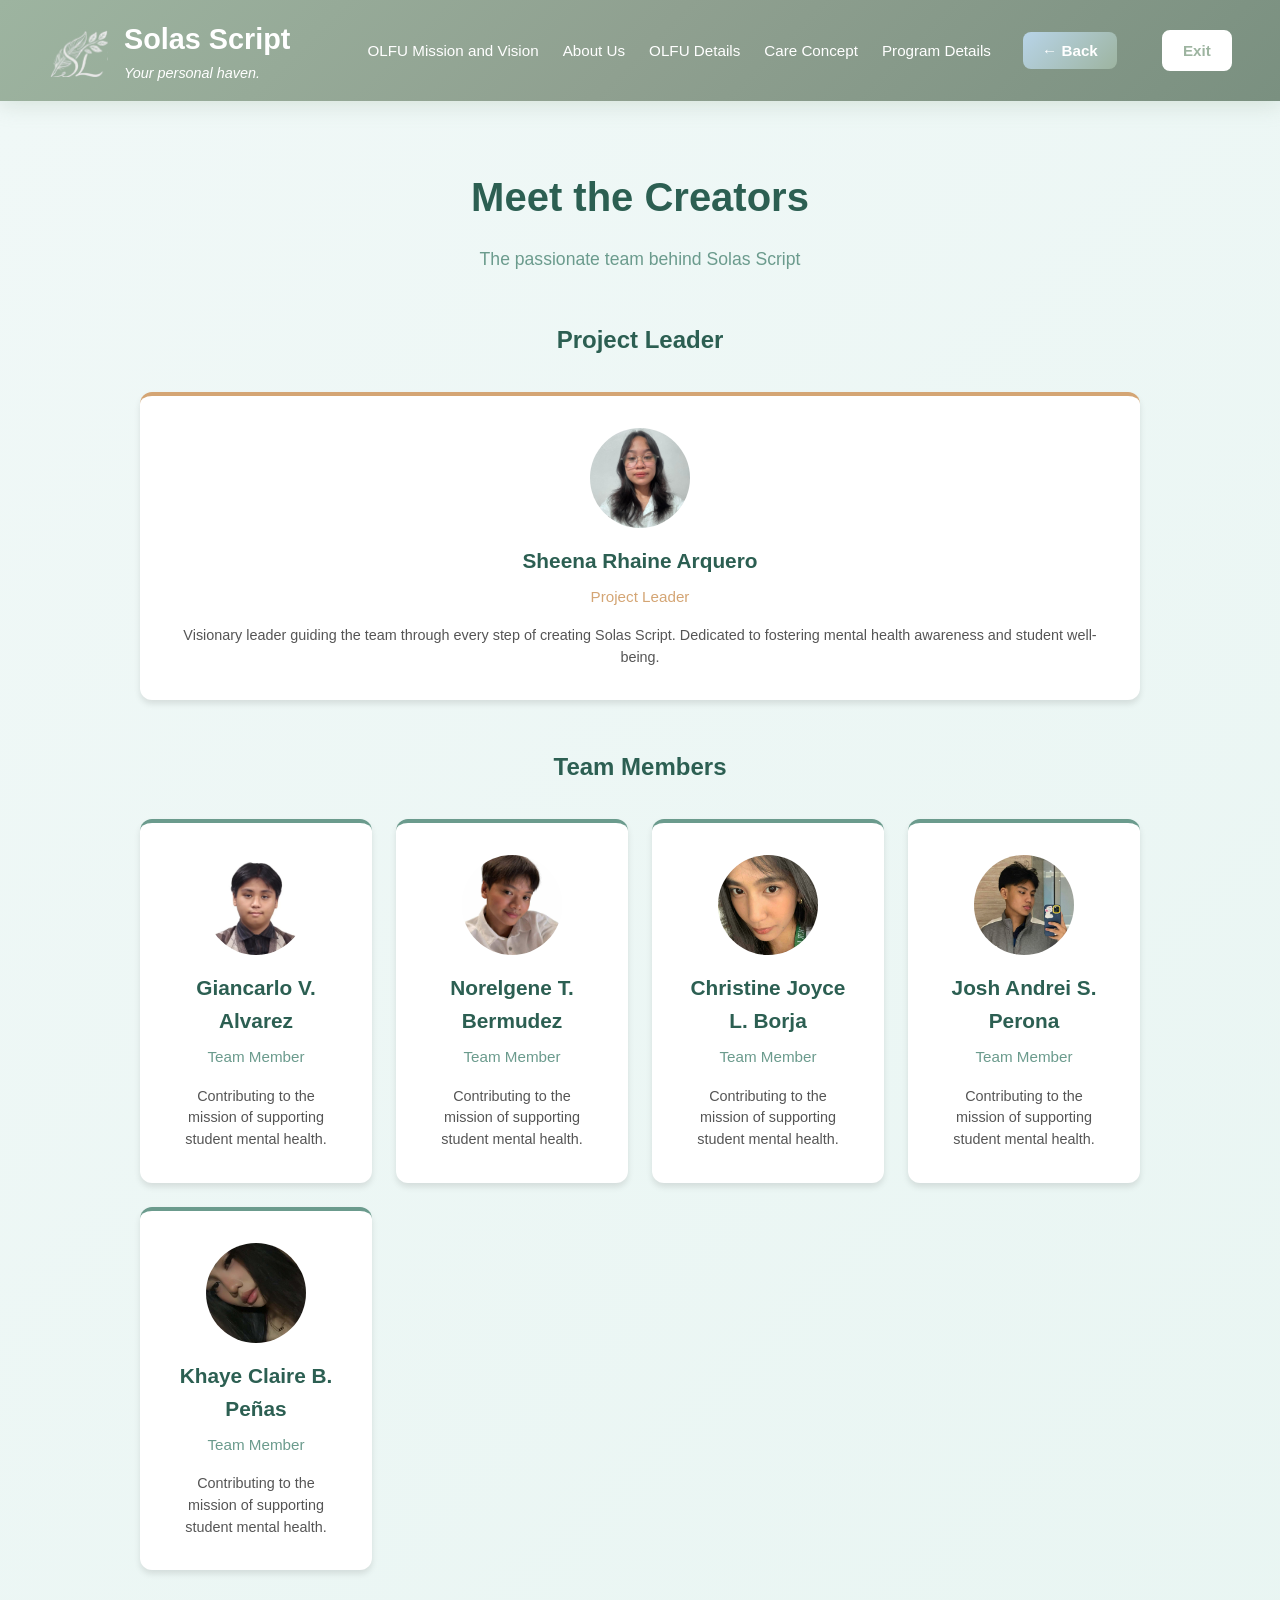
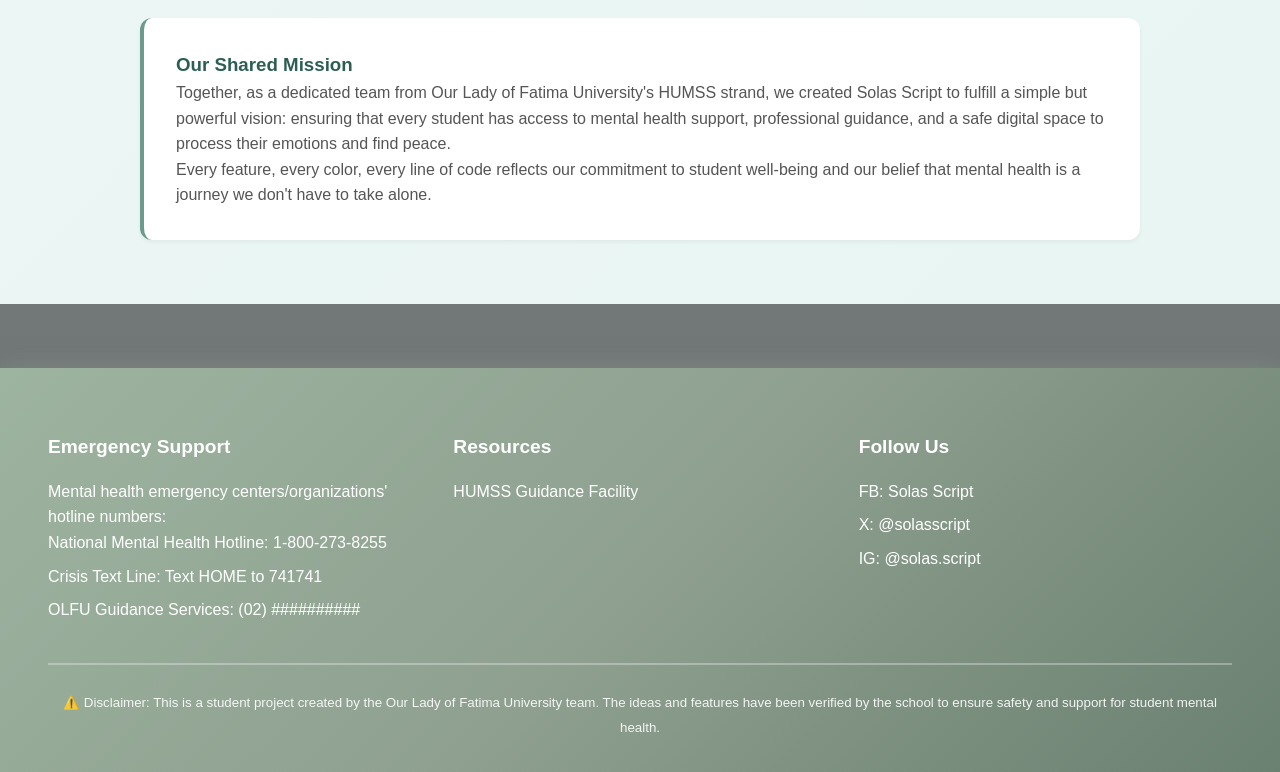
<file: creators.html>
<!DOCTYPE html>
<html lang="en">
<head>
    <meta charset="UTF-8">
    <meta name="viewport" content="width=device-width, initial-scale=1.0">
    <title>Creators - Solas Script</title>
    <link rel="stylesheet" href="styles.css">
    <link rel="icon" type="image/x-icon" href="logo.png">
    <style>
        .creators-section {
            padding: 4rem 2rem;
            background: linear-gradient(135deg, #f0f8f7 0%, #e8f5f2 100%);
        }

        .creators-container {
            max-width: 1000px;
            margin: 0 auto;
        }

        .creators-title {
            text-align: center;
            font-size: 2.5rem;
            color: #2c5f52;
            margin-bottom: 1rem;
        }

        .creators-subtitle {
            text-align: center;
            color: #6b9b8d;
            margin-bottom: 3rem;
            font-size: 1.1rem;
        }

        .team-grid {
            display: grid;
            grid-template-columns: repeat(auto-fit, minmax(250px, 1fr));
            gap: 2rem;
            margin-bottom: 3rem;
        }

        .creator-card {
            background: white;
            border-radius: 12px;
            padding: 2rem;
            text-align: center;
            box-shadow: 0 4px 6px rgba(0, 0, 0, 0.1);
            transition: transform 0.3s ease, box-shadow 0.3s ease;
            border-top: 4px solid #6b9b8d;
        }

        .creator-card:hover {
            transform: translateY(-5px);
            box-shadow: 0 8px 12px rgba(0, 0, 0, 0.15);
        }

        .creator-card.leader {
            border-top: 4px solid #d4a574;
            grid-column: span 1;
        }

        .creator-avatar {
            width: 100px;
            height: 100px;
            border-radius: 50%;
            background: linear-gradient(135deg, #6b9b8d, #9db4a0);
            margin: 0 auto 1rem;
            display: flex;
            align-items: center;
            justify-content: center;
            font-size: 2.5rem;
            color: white;
        }

        .creator-card.leader .creator-avatar {
            background: linear-gradient(135deg, #d4a574, #e6c9a0);
        }

        .creator-name {
            font-size: 1.3rem;
            color: #2c5f52;
            margin: 1rem 0 0.5rem;
            font-weight: 600;
        }

        .creator-role {
            color: #6b9b8d;
            font-size: 0.95rem;
            margin-bottom: 1rem;
            font-weight: 500;
        }

        .creator-card.leader .creator-role {
            color: #d4a574;
        }

        .creator-description {
            color: #555;
            font-size: 0.9rem;
            line-height: 1.5;
        }

        .leader-section {
            margin-bottom: 3rem;
        }

        .leader-title {
            text-align: center;
            font-size: 1.5rem;
            color: #2c5f52;
            margin-bottom: 2rem;
            font-weight: 600;
        }

        .members-title {
            text-align: center;
            font-size: 1.5rem;
            color: #2c5f52;
            margin-bottom: 2rem;
            margin-top: 3rem;
            font-weight: 600;
        }

        .members-grid {
            display: grid;
            grid-template-columns: repeat(auto-fit, minmax(200px, 1fr));
            gap: 1.5rem;
        }

        .mission-statement {
            background: white;
            padding: 2rem;
            border-radius: 12px;
            border-left: 4px solid #6b9b8d;
            margin-top: 3rem;
            box-shadow: 0 2px 4px rgba(0, 0, 0, 0.05);
        }

        .mission-statement h3 {
            color: #2c5f52;
            margin-top: 0;
        }

        .mission-statement p {
            color: #555;
            line-height: 1.6;
        }
    </style>
</head>
<body>
    <header class="header">
        <div class="header-left">
            <img src="logo.png" alt="Solas Script Logo" class="logo">
            <div class="header-text">
                <h1 class="site-name">Solas Script</h1>
                <p class="tagline">Your personal haven.</p>
            </div>
        </div>
        <nav class="header-right">
            <ul class="nav-menu">
                <li><a href="index.html#mission">OLFU Mission and Vision</a></li>
                <li><a href="index.html#about">About Us</a></li>
                <li><a href="olfu-details.html">OLFU Details</a></li>
                <li><a href="care-concept.html">Care Concept</a></li>
                <li><a href="program-details.html">Program Details</a></li>
            </ul>
            <button class="back-btn" onclick="window.location.href='index.html'">← Back</button>
            <button class="quick-exit">Exit</button>
        </nav>
    </header>

    <section class="creators-section">
        <div class="creators-container">
            <h1 class="creators-title">Meet the Creators</h1>
            <p class="creators-subtitle">The passionate team behind Solas Script</p>

            <div class="leader-section">
                <h2 class="leader-title">Project Leader</h2>
                <div class="team-grid" style="grid-template-columns: 1fr;">
                    <div class="creator-card leader">
                        <img src="leader.jpg" alt="Sheena Rhaine Arquero" class="creator-avatar" style="border-radius: 50%; object-fit: cover;">
                        <h3 class="creator-name">Sheena Rhaine Arquero</h3>
                        <p class="creator-role">Project Leader</p>
                        <p class="creator-description">Visionary leader guiding the team through every step of creating Solas Script. Dedicated to fostering mental health awareness and student well-being.</p>
                    </div>
                </div>
            </div>

            <div>
                <h2 class="members-title">Team Members</h2>
                <div class="members-grid">
                    <div class="creator-card">
                      <img src="mem1.jpg" alt="Giancarlo V. Alvarez" class="creator-avatar" style="border-radius: 50%; object-fit: cover;">
                        <h3 class="creator-name">Giancarlo V. Alvarez</h3>
                        <p class="creator-role">Team Member</p>
                        <p class="creator-description">Contributing to the mission of supporting student mental health.</p>
                    </div>

                    <div class="creator-card">
                      <img src="mem2.jpg" alt="Norelgene T. Bermudez" class="creator-avatar" style="border-radius: 50%; object-fit: cover;">
                        <h3 class="creator-name">Norelgene T. Bermudez</h3>
                        <p class="creator-role">Team Member</p>
                        <p class="creator-description">Contributing to the mission of supporting student mental health.</p>
                    </div>

                    <div class="creator-card">
                     <img src="mem3.jpg" alt="Christine Joyce L. Borja" class="creator-avatar" style="border-radius: 50%; object-fit: cover;">
                        <h3 class="creator-name">Christine Joyce L. Borja</h3>
                        <p class="creator-role">Team Member</p>
                        <p class="creator-description">Contributing to the mission of supporting student mental health.</p>
                    </div>

                    <div class="creator-card">
                      <img src="mem4.jpg" alt=" Josh Andrei S. Perona" class="creator-avatar" style="border-radius: 50%; object-fit: cover;">
                        <h3 class="creator-name"> Josh Andrei S. Perona</h3>
                        <p class="creator-role">Team Member</p>
                        <p class="creator-description">Contributing to the mission of supporting student mental health.</p>
                    </div>

                    <div class="creator-card">
                      <img src="mem5.jpg" alt="Khaye Claire B. Peñas" class="creator-avatar" style="border-radius: 50%; object-fit: cover;">
                        <h3 class="creator-name">Khaye Claire B. Peñas</h3>
                        <p class="creator-role">Team Member</p>
                        <p class="creator-description">Contributing to the mission of supporting student mental health.</p>
                    </div>
                </div>
            </div>

            <div class="mission-statement">
                <h3>Our Shared Mission</h3>
                <p>Together, as a dedicated team from Our Lady of Fatima University's HUMSS strand, we created Solas Script to fulfill a simple but powerful vision: ensuring that every student has access to mental health support, professional guidance, and a safe digital space to process their emotions and find peace.</p>
                <p>Every feature, every color, every line of code reflects our commitment to student well-being and our belief that mental health is a journey we don't have to take alone.</p>
            </div>
        </div>
    </section>

    <button id="back-to-top" class="back-to-top" onclick="scrollToTop()">↑ Back to Top</button>

    <footer class="footer">
        <div class="footer-content">
            <div class="footer-section">
                <h4>Emergency Support</h4>
                <p>Mental health emergency centers/organizations' hotline numbers:</p>
                <ul class="hotline-list">
                    <li>National Mental Health Hotline: 1-800-273-8255</li>
                    <li>Crisis Text Line: Text HOME to 741741</li>
                    <li>OLFU Guidance Services: (02) ##########</li>
                </ul>
            </div>

            <div class="footer-section">
                <h4>Resources</h4>
                <ul>
                    <li><a href="olfu-qc-details.html">HUMSS Guidance Facility</a></li>
                </ul>
            </div>

            <div class="footer-section">
                <h4>Follow Us</h4>
                <ul>
                    <li><a href="https://www.facebook.com/share/1GJotcQ1Td/?mibextid=wwXIfr" target="_blank">FB: Solas Script</a></li>
                    <li><a href="https://x.com/solasscript?s=21" target="_blank">X: @solasscript</a></li>
                    <li><a href="https://www.instagram.com/solas.script?igsh=ZGRmd3ozZXE1dA%3D%3D&utm_source=qr" target="_blank">IG: @solas.script</a></li>
                </ul>
            </div>
        </div>

        <div class="footer-disclaimer">
            <p><small>⚠️ Disclaimer: This is a student project created by the Our Lady of Fatima University team. The ideas and features have been verified by the school to ensure safety and support for student mental health.</small></p>
        </div>
    </footer>

    <script src="script.js"></script>
</body>
</html>
</file>
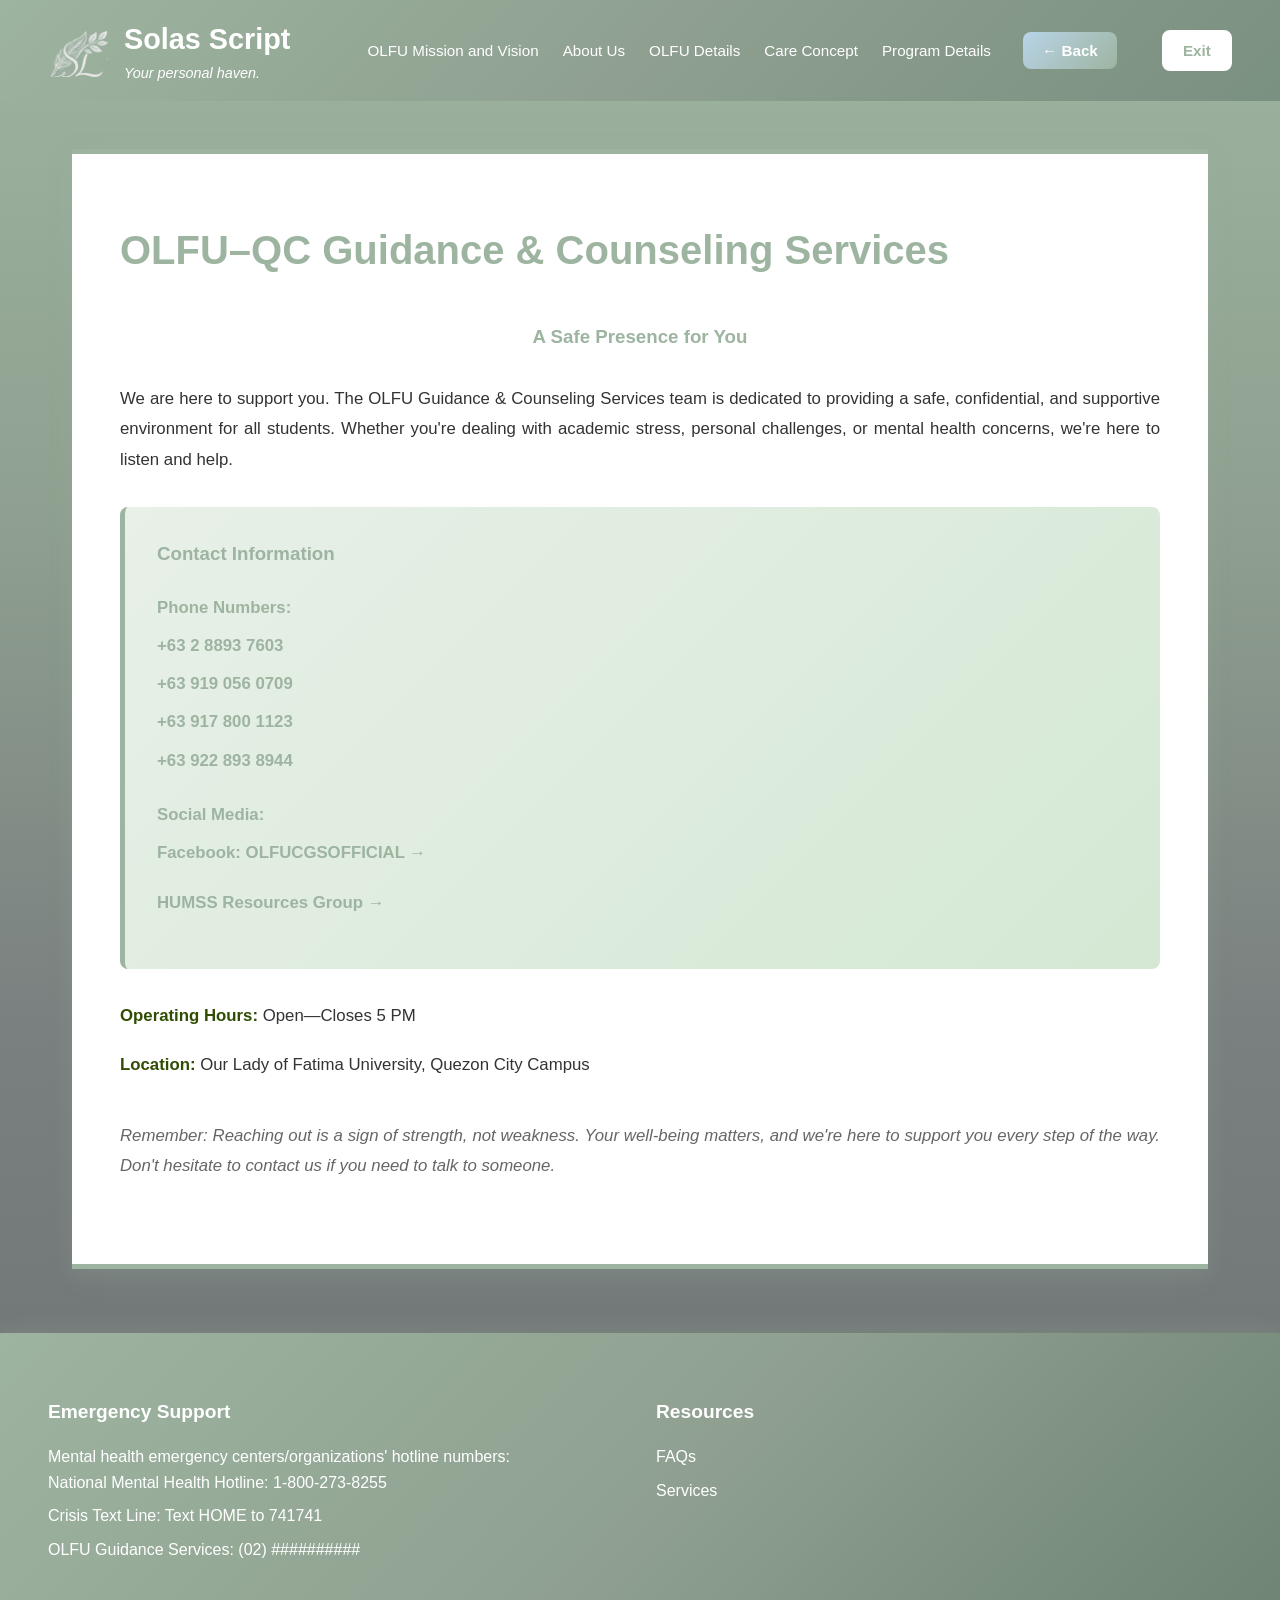
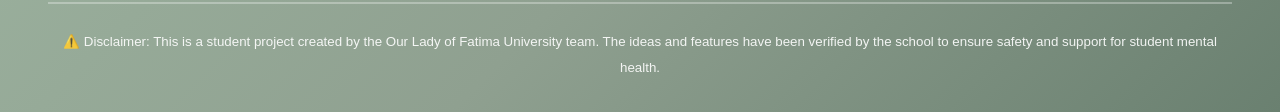
<file: humss-resources.html>
<!DOCTYPE html>
<html lang="en">
<head>
    <meta charset="UTF-8">
    <meta name="viewport" content="width=device-width, initial-scale=1.0">
    <title>HUMSS Resources - Solas Script</title>
    <link rel="stylesheet" href="styles.css">
    <link rel="icon" type="image/x-icon" href="logo.png">
</head>
<body>
    <header class="header">
        <div class="header-left">
            <img src="logo.png" alt="Solas Script Logo" class="logo">
            <div class="header-text">
                <h1 class="site-name">Solas Script</h1>
                <p class="tagline">Your personal haven.</p>
            </div>
        </div>
        <nav class="header-right">
            <ul class="nav-menu">
                <li><a href="index.html#mission">OLFU Mission and Vision</a></li>
                <li><a href="index.html#about">About Us</a></li>
                <li><a href="olfu-details.html">OLFU Details</a></li>
                <li><a href="care-concept.html">Care Concept</a></li>
                <li><a href="program-details.html">Program Details</a></li>
            </ul>
            <button class="back-btn" onclick="window.location.href='index.html'">← Back</button>
            <button class="quick-exit">Exit</button>
        </nav>
    </header>

    <main class="main-content">
        <section class="about-section" style="margin: 0; border-radius: 0; padding: 4rem 3rem;">
            <div class="about-container" style="max-width: 100%; display: block;">
                <div class="about-text">
                    <h2>OLFU–QC Guidance & Counseling Services</h2>
                    
                    <h3 style="margin-top: 2.5rem; color: #9db4a0; text-align: center;">A Safe Presence for You</h3>

                    <p style="text-align: justify; margin-top: 2rem;">We are here to support you. The OLFU Guidance & Counseling Services team is dedicated to providing a safe, confidential, and supportive environment for all students. Whether you're dealing with academic stress, personal challenges, or mental health concerns, we're here to listen and help.</p>

                    <div style="background: linear-gradient(135deg, #e8f0e8 0%, #d4e8d4 100%); padding: 2rem; border-radius: 8px; margin-top: 2rem; border-left: 5px solid #9db4a0;">
                        <h3 style="color: #9db4a0; margin-bottom: 1.5rem;">Contact Information</h3>
                        
                        <div style="margin-bottom: 1.5rem;">
                            <p style="font-weight: 600; color: #9db4a0; margin-bottom: 0.5rem;">Phone Numbers:</p>
                            <p style="text-align: justify; margin: 0.5rem 0;"><a href="tel:+6328893763" style="color: #9db4a0; text-decoration: none; font-weight: 600;">+63 2 8893 7603</a></p>
                            <p style="text-align: justify; margin: 0.5rem 0;"><a href="tel:+639190560709" style="color: #9db4a0; text-decoration: none; font-weight: 600;">+63 919 056 0709</a></p>
                            <p style="text-align: justify; margin: 0.5rem 0;"><a href="tel:+639178001123" style="color: #9db4a0; text-decoration: none; font-weight: 600;">+63 917 800 1123</a></p>
                            <p style="text-align: justify; margin: 0.5rem 0;"><a href="tel:+639228938944" style="color: #9db4a0; text-decoration: none; font-weight: 600;">+63 922 893 8944</a></p>
                        </div>

                        <div>
                            <p style="font-weight: 600; color: #9db4a0; margin-bottom: 0.5rem;">Social Media:</p>
                            <p style="text-align: justify;">
                                <a href="https://www.facebook.com/OLFUCGSOFFICIAL/" target="_blank" style="color: #9db4a0; text-decoration: none; font-weight: 600;">
                                    Facebook: OLFUCGSOFFICIAL →
                                </a>
                            </p>
                            <p style="text-align: justify;">
                                <a href="https://www.facebook.com/share/g/1DjzxrXuNW/" target="_blank" style="color: #9db4a0; text-decoration: none; font-weight: 600;">
                                    HUMSS Resources Group →
                                </a>
                            </p>
                        </div>
                    </div>

                    <p style="text-align: justify; margin-top: 2rem;"><strong>Operating Hours:</strong> Open—Closes 5 PM</p>
                    <p style="text-align: justify; margin-top: 1rem;"><strong>Location:</strong> Our Lady of Fatima University, Quezon City Campus</p>

                    <p style="text-align: justify; margin-top: 2.5rem; font-style: italic; color: #666;">Remember: Reaching out is a sign of strength, not weakness. Your well-being matters, and we're here to support you every step of the way. Don't hesitate to contact us if you need to talk to someone.</p>
                </div>
            </div>
        </section>
    </main>

    <button id="back-to-top" class="back-to-top" onclick="scrollToTop()">↑ Back to Top</button>

    <footer class="footer">
        <div class="footer-content">
            <div class="footer-section">
                <h4>Emergency Support</h4>
                <p>Mental health emergency centers/organizations' hotline numbers:</p>
                <ul class="hotline-list">
                    <li>National Mental Health Hotline: 1-800-273-8255</li>
                    <li>Crisis Text Line: Text HOME to 741741</li>
                    <li>OLFU Guidance Services: (02) ##########</li>
                </ul>
            </div>

            <div class="footer-section">
                <h4>Resources</h4>
                <ul>
                    <li><a href="index.html#faq">FAQs</a></li>
                    <li><a href="index.html#services">Services</a></li>
                </ul>
            </div>
        </div>

        <div class="footer-disclaimer">
            <p><small>⚠️ Disclaimer: This is a student project created by the Our Lady of Fatima University team. The ideas and features have been verified by the school to ensure safety and support for student mental health.</small></p>
        </div>
    </footer>

    <script src="script.js"></script>
</body>
</html>
</file>
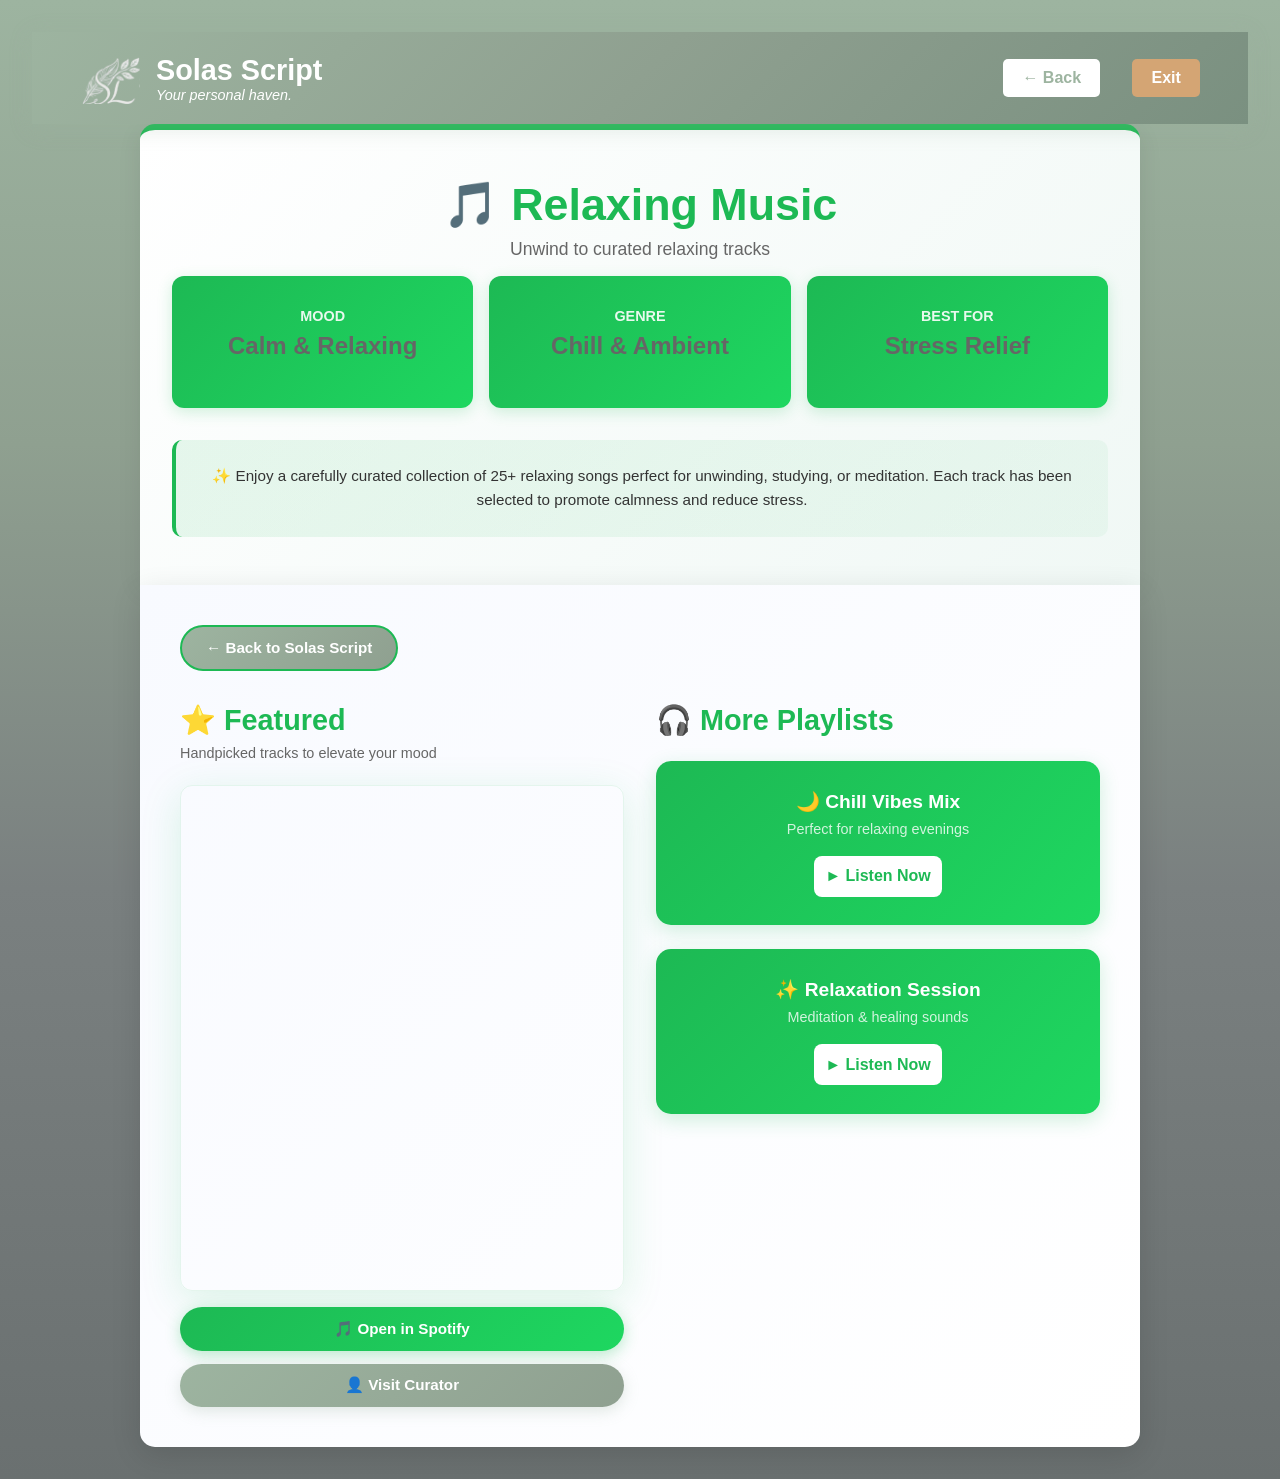
<file: music.html>
<!DOCTYPE html>
<html lang="en">
<head>
    <meta charset="UTF-8">
    <meta name="viewport" content="width=device-width, initial-scale=1.0">
    <title>Music - Solas Script</title>
    <style>
        * {
            margin: 0;
            padding: 0;
            box-sizing: border-box;
        }

        body {
            font-family: 'Arial', 'Calibri', sans-serif;
            background: linear-gradient(180deg, #9db4a0 0%, #8fa090 30%, #7a8080 60%, #6a7070 100%);
            min-height: 100vh;
            padding: 2rem;
        }

        .music-container {
            max-width: 1000px;
            margin: 0 auto;
        }

        .music-header {
            background: linear-gradient(135deg, #ffffff 0%, #f0f8f5 100%);
            border-radius: 15px 15px 0 0;
            padding: 3rem 2rem;
            text-align: center;
            border-top: 6px solid #1DB954;
            box-shadow: 0 6px 25px rgba(0, 0, 0, 0.08);
        }

        .music-header h1 {
            color: #1DB954;
            font-size: 2.8rem;
            margin-bottom: 0.5rem;
            font-weight: 700;
        }

        .music-header p {
            color: #666;
            font-size: 1.1rem;
            margin-bottom: 1rem;
        }

        .music-info {
            background: linear-gradient(135deg, rgba(29, 185, 84, 0.1), rgba(29, 185, 84, 0.05));
            padding: 1.5rem;
            border-radius: 10px;
            color: #333;
            font-size: 0.95rem;
            margin-bottom: 0;
            border-left: 4px solid #1DB954;
            line-height: 1.6;
        }

        .spotify-container {
            background: linear-gradient(135deg, #f8faff 0%, #ffffff 100%);
            padding: 2.5rem;
            box-shadow: 0 8px 30px rgba(0, 0, 0, 0.12);
            border-radius: 0 0 15px 15px;
        }

        .spotify-embed {
            border-radius: 12px;
            overflow: hidden;
            box-shadow: 0 6px 20px rgba(157, 180, 160, 0.2);
        }

        .controls {
            display: flex;
            gap: 1rem;
            justify-content: center;
            margin-top: 2rem;
            flex-wrap: wrap;
        }

        a {
            display: inline-block;
            text-decoration: none;
        }

        button {
            background: linear-gradient(135deg, #9db4a0, #8fa090);
            color: white;
            border: none;
            padding: 0.8rem 1.5rem;
            border-radius: 8px;
            cursor: pointer;
            font-weight: 600;
            transition: all 0.3s ease;
            font-size: 1rem;
        }

        button:hover {
            transform: translateY(-2px);
            box-shadow: 0 6px 15px rgba(157, 180, 160, 0.3);
        }

        button.secondary {
            background: linear-gradient(135deg, #e8f0e8, #f0f8f0);
            color: #9db4a0;
            border: 2px solid #9db4a0;
        }

        button.secondary:hover {
            background: #9db4a0;
            color: white;
        }

        .back-link {
            text-align: center;
            margin-top: 2rem;
        }

        .back-link a {
            color: white;
            text-decoration: none;
            font-weight: 600;
            transition: all 0.3s ease;
            padding: 0.8rem 1.5rem;
            background: rgba(157, 180, 160, 0.3);
            border-radius: 8px;
            border: 2px solid white;
        }

        .back-link a:hover {
            background: rgba(157, 180, 160, 0.5);
        }

        .playlist-info {
            display: grid;
            grid-template-columns: repeat(auto-fit, minmax(250px, 1fr));
            gap: 1rem;
            margin-bottom: 2rem;
        }

        .info-card {
            background: linear-gradient(135deg, #1DB954, #1ed760);
            color: white;
            padding: 2rem 1.5rem;
            border-radius: 12px;
            text-align: center;
            box-shadow: 0 4px 15px rgba(29, 185, 84, 0.2);
            transition: all 0.3s ease;
        }

        .info-card:hover {
            transform: translateY(-5px);
            box-shadow: 0 8px 25px rgba(29, 185, 84, 0.3);
        }

        .info-card h3 {
            font-size: 0.9rem;
            text-transform: uppercase;
            opacity: 0.9;
            margin-bottom: 0.5rem;
        }

        .info-card p {
            font-size: 1.5rem;
            font-weight: 700;
        }

        @media (max-width: 768px) {
            .music-header h1 {
                font-size: 1.8rem;
            }

            .music-header p {
                font-size: 0.95rem;
            }
        }
    </style>
</head>
<body>
    <header class="header" style="background: linear-gradient(135deg, #9db4a0 0%, #8fa090 50%, #7a9080 100%); padding: 1rem 3rem; display: flex; justify-content: space-between; align-items: center; box-shadow: 0 4px 20px rgba(157, 180, 160, 0.3); position: sticky; top: 0; z-index: 100;">
        <div class="header-left" style="display: flex; align-items: center; gap: 1rem;">
            <img src="logo.png" alt="Solas Script Logo" style="width: 60px; height: 60px; object-fit: contain;">
            <div class="header-text">
                <h1 class="site-name" style="font-size: 1.8rem; color: white; font-weight: 600;">Solas Script</h1>
                <p class="tagline" style="font-style: italic; color: white; font-size: 0.9rem;">Your personal haven.</p>
            </div>
        </div>
        <nav class="header-right" style="display: flex; align-items: center; gap: 2rem;">
            <button class="back-btn" onclick="window.location.href='index.html'" style="background: white; padding: 0.6rem 1.2rem; border: none; border-radius: 5px; cursor: pointer; font-weight: 600; color: #9db4a0;">← Back</button>
            <button class="quick-exit" onclick="if(confirm('Are you sure?')) window.location.href='index.html';" style="background: #d4a574; color: white; padding: 0.6rem 1.2rem; border: none; border-radius: 5px; cursor: pointer; font-weight: 600;">Exit</button>
        </nav>
    </header>
    <div class="music-container">
        <div class="music-header">
            <h1>🎵 Relaxing Music</h1>
            <p>Unwind to curated relaxing tracks</p>
            
            <div class="playlist-info">
                <div class="info-card">
                    <h3>Mood</h3>
                    <p>Calm & Relaxing</p>
                </div>
                <div class="info-card">
                    <h3>Genre</h3>
                    <p>Chill & Ambient</p>
                </div>
                <div class="info-card">
                    <h3>Best For</h3>
                    <p>Stress Relief</p>
                </div>
            </div>

            <div class="music-info">
                ✨ Enjoy a carefully curated collection of 25+ relaxing songs perfect for unwinding, studying, or meditation. Each track has been selected to promote calmness and reduce stress.
            </div>
        </div>

        <div class="spotify-container">
            <div style="margin-bottom: 2rem;">
                <button class="secondary" onclick="window.location.href='index.html#unwind'" style="border: 2px solid #1DB954; color: white; background: linear-gradient(135deg, #9db4a0, #8fa090); padding: 0.8rem 1.5rem; border-radius: 50px; font-size: 0.95rem;">← Back to Solas Script</button>
            </div>

            <div style="display: grid; grid-template-columns: 1fr 1fr; gap: 2rem; align-items: start;">
            
                <div>
                    <h2 style="color: #1DB954; margin-bottom: 0.5rem; font-size: 1.8rem; font-weight: 700;">⭐ Featured</h2>
                    <p style="color: #666; margin-bottom: 1.5rem; font-size: 0.9rem;">Handpicked tracks to elevate your mood</p>
                    
                    <div class="spotify-embed" style="box-shadow: 0 10px 40px rgba(29, 185, 84, 0.15); border: 1px solid rgba(29, 185, 84, 0.1); margin-bottom: 1rem;">
                        <iframe src="https://open.spotify.com/embed/playlist/2AFDF7GpBe5A2gKZfVxVaU?utm_source=generator&theme=dark" width="100%" height="500" frameborder="0" allowfullscreen="" allow="autoplay; clipboard-write; encrypted-media; fullscreen; picture-in-picture" loading="lazy"></iframe>
                    </div>

                    <div class="controls" style="margin-top: 1rem; justify-content: center; gap: 0.8rem; flex-direction: column;">
                        <a href="https://open.spotify.com/playlist/2AFDF7GpBe5A2gKZfVxVaU" target="_blank" rel="noopener noreferrer">
                            <button style="background: linear-gradient(135deg, #1DB954, #1ed760); padding: 0.8rem 1.5rem; font-size: 0.95rem; border-radius: 50px; box-shadow: 0 4px 15px rgba(29, 185, 84, 0.3); width: 100%;">🎵 Open in Spotify</button>
                        </a>
                        <a href="https://open.spotify.com/user/31yoerwza7jcfnfgxg4x3g3nprgq" target="_blank" rel="noopener noreferrer">
                            <button style="background: linear-gradient(135deg, #9db4a0, #8fa090); padding: 0.8rem 1.5rem; font-size: 0.95rem; border-radius: 50px; box-shadow: 0 4px 15px rgba(157, 180, 160, 0.3); width: 100%;">👤 Visit Curator</button>
                        </a>
                    </div>
                </div>

            
                <div>
                    <h2 style="color: #1DB954; margin-bottom: 1.5rem; font-size: 1.8rem; font-weight: 700;">🎧 More Playlists</h2>
                    
                    <div style="display: flex; flex-direction: column; gap: 1.5rem;">
                        <div style="background: linear-gradient(135deg, #1DB954, #1ed760); padding: 1.8rem; border-radius: 15px; text-align: center; border: none; transition: all 0.3s ease; box-shadow: 0 6px 20px rgba(29, 185, 84, 0.2); cursor: pointer;" onmouseover="this.style.transform='translateY(-5px)'; this.style.boxShadow='0 12px 30px rgba(29, 185, 84, 0.4)'" onmouseout="this.style.transform='translateY(0)'; this.style.boxShadow='0 6px 20px rgba(29, 185, 84, 0.2)'">
                            <h3 style="color: white; margin-bottom: 0.5rem; font-size: 1.2rem; font-weight: 700;">🌙 Chill Vibes Mix</h3>
                            <p style="color: rgba(255,255,255,0.8); margin-bottom: 1.2rem; font-size: 0.9rem;">Perfect for relaxing evenings</p>
                            <a href="https://open.spotify.com/playlist/2hZYfl4y9gY4J5rZ3SbRJK" target="_blank" rel="noopener noreferrer">
                                <button style="background: white; color: #1DB954; width: 100%; font-weight: 700; border: none; padding: 0.7rem; border-radius: 8px; cursor: pointer;">► Listen Now</button>
                            </a>
                        </div>

                        <div style="background: linear-gradient(135deg, #1DB954, #1ed760); padding: 1.8rem; border-radius: 15px; text-align: center; border: none; transition: all 0.3s ease; box-shadow: 0 6px 20px rgba(29, 185, 84, 0.2); cursor: pointer;" onmouseover="this.style.transform='translateY(-5px)'; this.style.boxShadow='0 12px 30px rgba(29, 185, 84, 0.4)'" onmouseout="this.style.transform='translateY(0)'; this.style.boxShadow='0 6px 20px rgba(29, 185, 84, 0.2)'">
                            <h3 style="color: white; margin-bottom: 0.5rem; font-size: 1.2rem; font-weight: 700;">✨ Relaxation Session</h3>
                            <p style="color: rgba(255,255,255,0.8); margin-bottom: 1.2rem; font-size: 0.9rem;">Meditation & healing sounds</p>
                            <a href="https://open.spotify.com/playlist/3suZ1UI7n8iikmb58tTEwI" target="_blank" rel="noopener noreferrer">
                                <button style="background: white; color: #1DB954; width: 100%; font-weight: 700; border: none; padding: 0.7rem; border-radius: 8px; cursor: pointer;">► Listen Now</button>
                            </a>
                        </div>
                    </div>
                </div>
            </div>
        </div>
    </div>
</body>
</html>
</file>
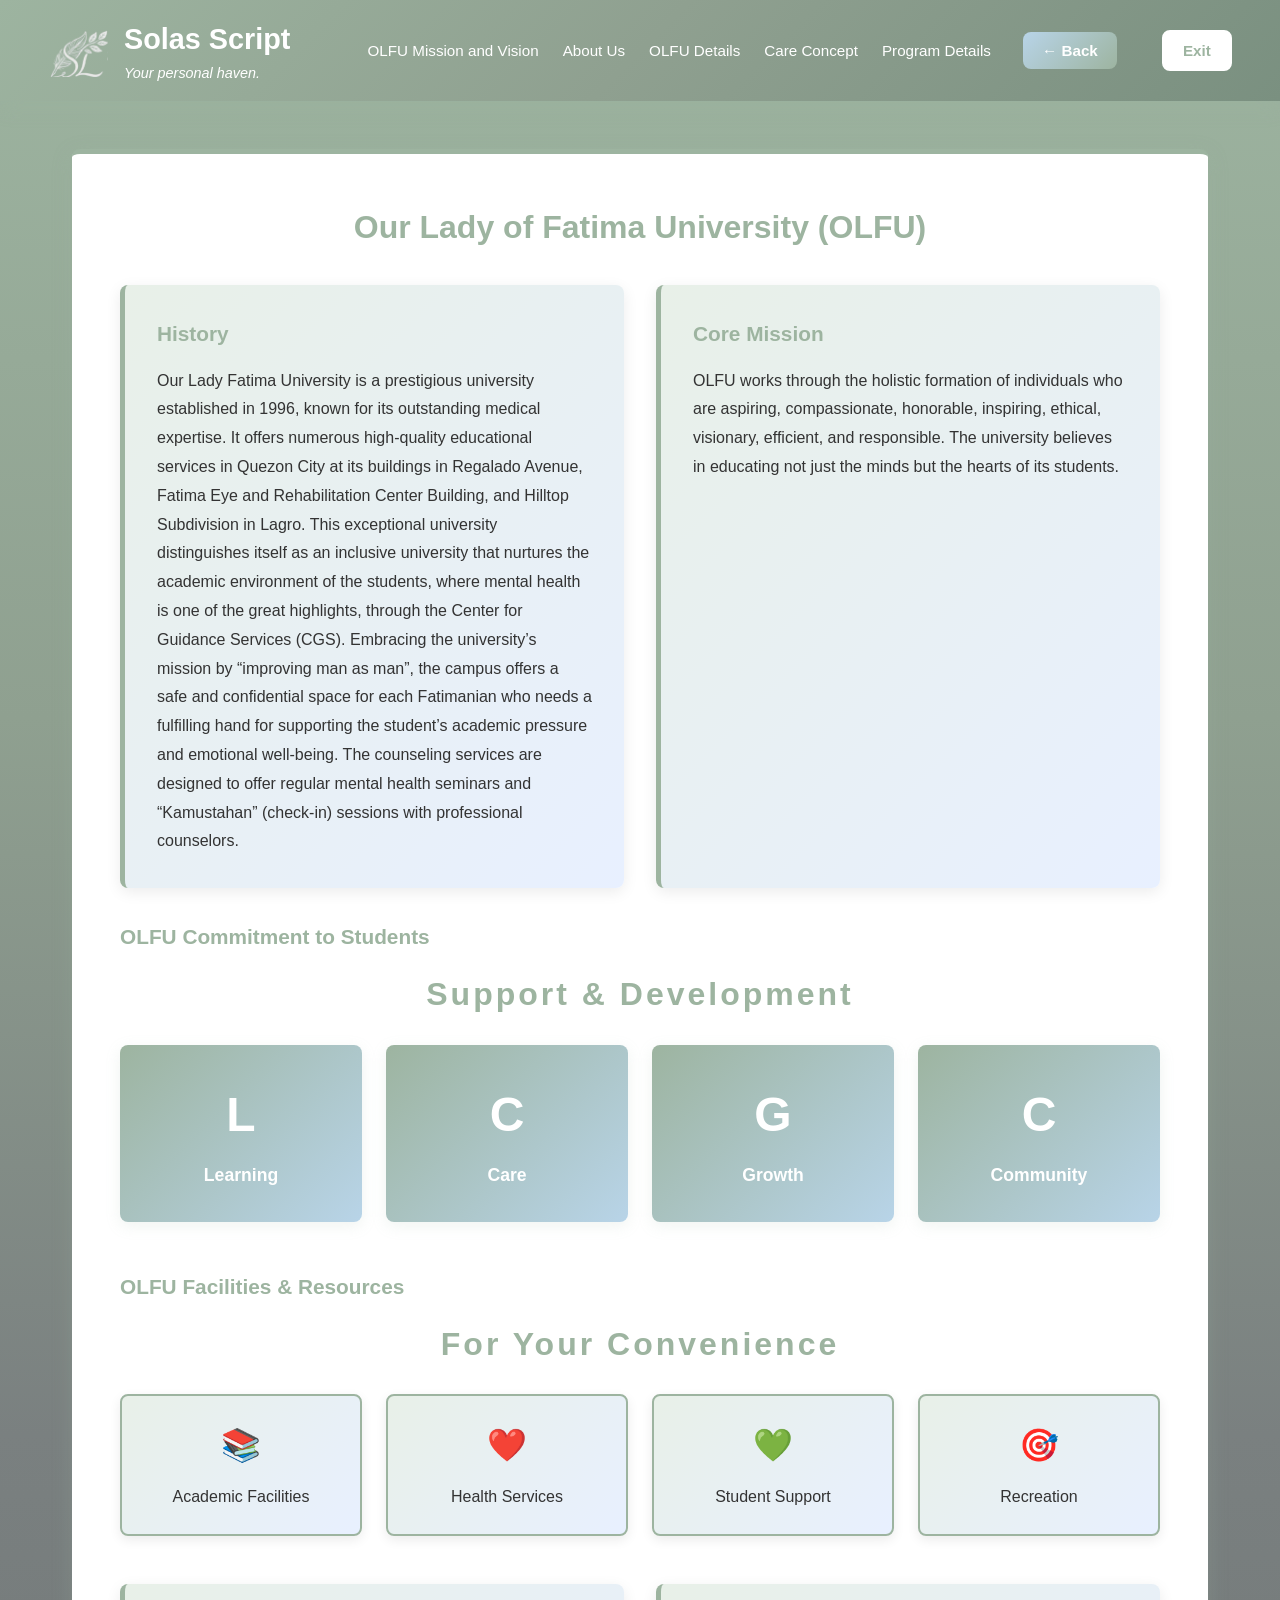
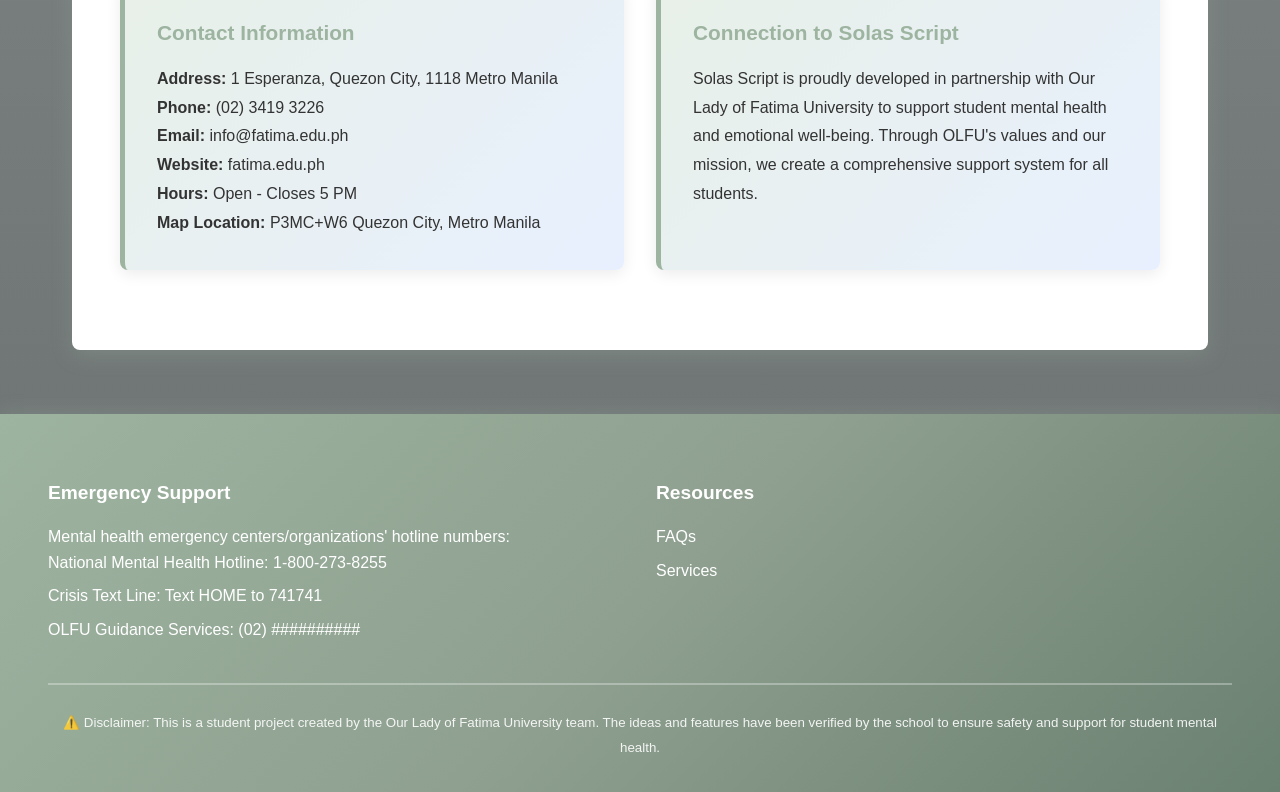
<file: olfu-details-fixed.html>
<!DOCTYPE html>
<html lang="en">
<head>
    <meta charset="UTF-8">
    <meta name="viewport" content="width=device-width, initial-scale=1.0">
    <title>OLFU Details - Solas Script</title>
    <link rel="stylesheet" href="styles.css">
    <link rel="icon" type="image/x-icon" href="logo.png">
</head>
<body>
     
    <header class="header">
        <div class="header-left">
            <img src="logo.png" alt="Solas Script Logo" class="logo">
            <div class="header-text">
                <h1 class="site-name">Solas Script</h1>
                <p class="tagline">Your personal haven.</p>
            </div>
        </div>
        <nav class="header-right">
            <ul class="nav-menu">
                <li><a href="index.html#mission">OLFU Mission and Vision</a></li>
                <li><a href="index.html#about">About Us</a></li>
                <li><a href="olfu-details.html">OLFU Details</a></li>
                <li><a href="care-concept.html">Care Concept</a></li>
                <li><a href="program-details.html">Program Details</a></li>
            </ul>
            <button class="back-btn" onclick="window.location.href='index.html'">← Back</button>
            <button class="quick-exit">Exit</button>
        </nav>
    </header>

 
    <main class="main-content">
        <!-- OLFU Details Section -->
        <section class="mission-section" id="details">
            <div class="mission-container">
                <h2>Our Lady of Fatima University (OLFU)</h2>
                
                <div class="mission-content">
                    <div class="mission-box">
                        <h3>History</h3>
                        <p>Our Lady Fatima University is a prestigious university established in 1996, known for its outstanding medical expertise. It offers numerous high-quality educational services in Quezon City at its buildings in Regalado Avenue, Fatima Eye and Rehabilitation Center Building, and Hilltop Subdivision in Lagro. This exceptional university distinguishes itself as an inclusive university that nurtures the academic environment of the students,  where mental health is one of the great highlights, through the Center for Guidance Services (CGS).  Embracing the university’s mission by “improving man as man”, the campus offers a safe and confidential space for each Fatimanian who needs a fulfilling hand for supporting the student’s academic pressure and emotional well-being. The counseling services are designed to offer regular mental health seminars and “Kamustahan” (check-in) sessions with professional counselors.</p>
                        
                        
                    </div>

                    <div class="mission-box">
                        <h3>Core Mission</h3>
                        <p>OLFU works through the holistic formation of individuals who are aspiring, compassionate, honorable, inspiring, ethical, visionary, efficient, and responsible. The university believes in educating not just the minds but the hearts of its students.</p>
                    </div>
                </div>

                <div class="values-section">
                    <h3>OLFU Commitment to Students</h3>
                    <p class="values-subtitle">Support & Development</p>
                    <div class="values-grid">
                        <div class="value-card">
                            <div class="value-letter">L</div>
                            <p><strong>Learning</strong></p>
                            <div class="value-description">Academic excellence and continuous growth</div>
                        </div>
                        <div class="value-card">
                            <div class="value-letter">C</div>
                            <p><strong>Care</strong></p>
                            <div class="value-description">Student welfare and mental health support</div>
                        </div>
                        <div class="value-card">
                            <div class="value-letter">G</div>
                            <p><strong>Growth</strong></p>
                            <div class="value-description">Personal and professional development</div>
                        </div>
                        <div class="value-card">
                            <div class="value-letter">C</div>
                            <p><strong>Community</strong></p>
                            <div class="value-description">Building a supportive student family</div>
                        </div>
                    </div>
                </div>

                <div class="attributes-section" style="margin-top: 3rem;">
                    <h3>OLFU Facilities & Resources</h3>
                    <p class="attributes-subtitle">For Your Convenience</p>
                    <div class="attributes-grid" style="grid-template-columns: repeat(4, 1fr);">
                        <div class="attribute-card" data-description="Modern classrooms and laboratories">
                            <span class="attr-letter">📚</span>
                            <span>Academic Facilities</span>
                            <div class="attr-description"></div>
                        </div>
                        <div class="attribute-card" data-description="Counseling and mental health services">
                            <span class="attr-letter">❤️</span>
                            <span>Health Services</span>
                            <div class="attr-description"></div>
                        </div>
                        <div class="attribute-card" data-description="Guidance office and student support">
                            <span class="attr-letter">💚</span>
                            <span>Student Support</span>
                            <div class="attr-description"></div>
                        </div>
                        <div class="attribute-card" data-description="Sports and recreational facilities">
                            <span class="attr-letter">🎯</span>
                            <span>Recreation</span>
                            <div class="attr-description"></div>
                        </div>
                    </div>
                </div>

                <div class="mission-content" style="margin-top: 3rem;">
                    <div class="mission-box">
                        <h3>Contact Information</h3>
                        <p><strong>Address:</strong> 1 Esperanza, Quezon City, 1118 Metro Manila</p>
                        <p><strong>Phone:</strong> (02) 3419 3226</p>
                        <p><strong>Email:</strong> info@fatima.edu.ph</p>
                        <p><strong>Website:</strong> fatima.edu.ph</p>
                        <p><strong>Hours:</strong> Open - Closes 5 PM</p>
                        <p><strong>Map Location:</strong> P3MC+W6 Quezon City, Metro Manila</p>
                    </div>

                    <div class="mission-box">
                        <h3>Connection to Solas Script</h3>
                        <p>Solas Script is proudly developed in partnership with Our Lady of Fatima University to support student mental health and emotional well-being. Through OLFU's values and our mission, we create a comprehensive support system for all students.</p>
                    </div>
                </div>
            </div>
        </section>
    </main>

    <!-- Back to Top Button -->
    <button id="back-to-top" class="back-to-top" onclick="scrollToTop()">↑ Back to Top</button>

    <!-- Footer -->
    <footer class="footer">
        <div class="footer-content">
            <div class="footer-section">
                <h4>Emergency Support</h4>
                <p>Mental health emergency centers/organizations' hotline numbers:</p>
                <ul class="hotline-list">
                    <li>National Mental Health Hotline: 1-800-273-8255</li>
                    <li>Crisis Text Line: Text HOME to 741741</li>
                    <li>OLFU Guidance Services: (02) ##########</li>
                </ul>
            </div>

            <div class="footer-section">
                <h4>Resources</h4>
                <ul>
                    <li><a href="index.html#faq">FAQs</a></li>
                    <li><a href="index.html#services">Services</a></li>
                </ul>
            </div>
        </div>

        <div class="footer-disclaimer">
            <p><small>⚠️ Disclaimer: This is a student project created by the Our Lady of Fatima University team. The ideas and features have been verified by the school to ensure safety and support for student mental health.</small></p>
        </div>
    </footer>

    <script src="script.js"></script>
</body>
</html>
</file>
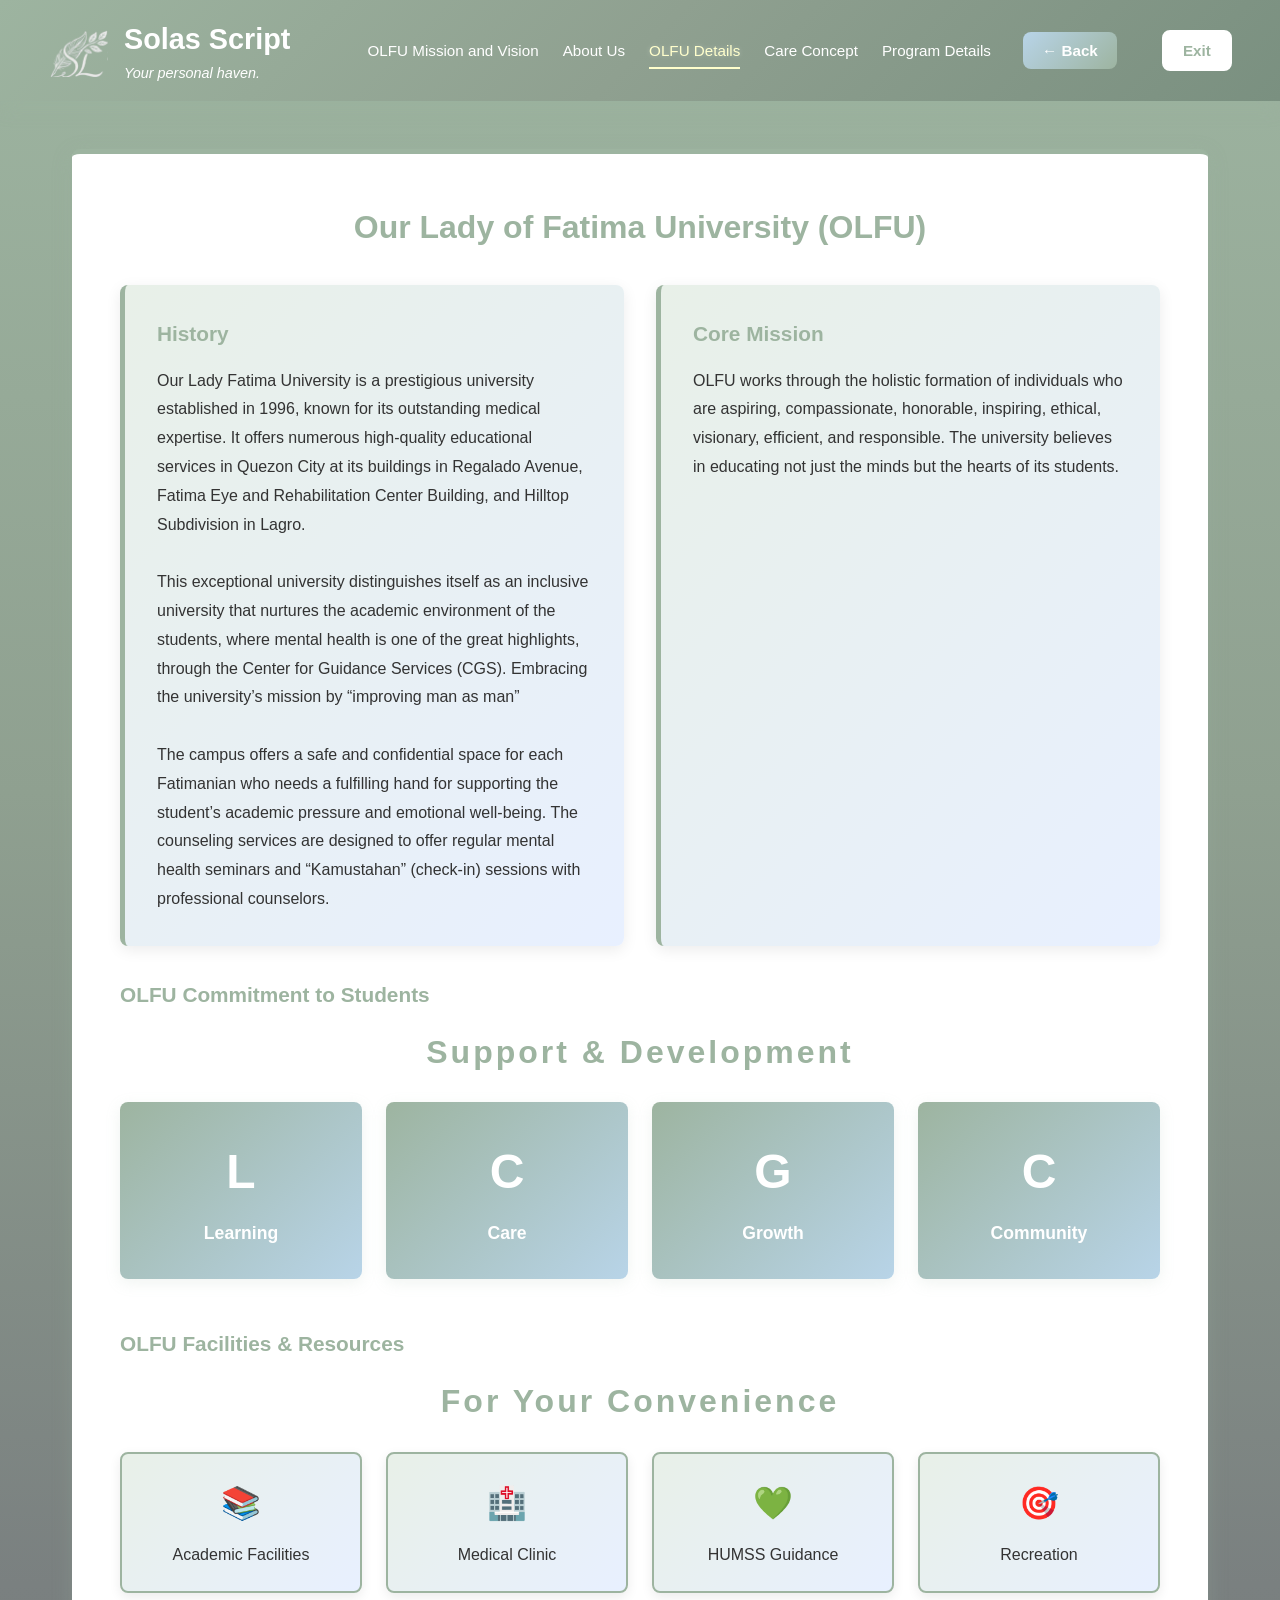
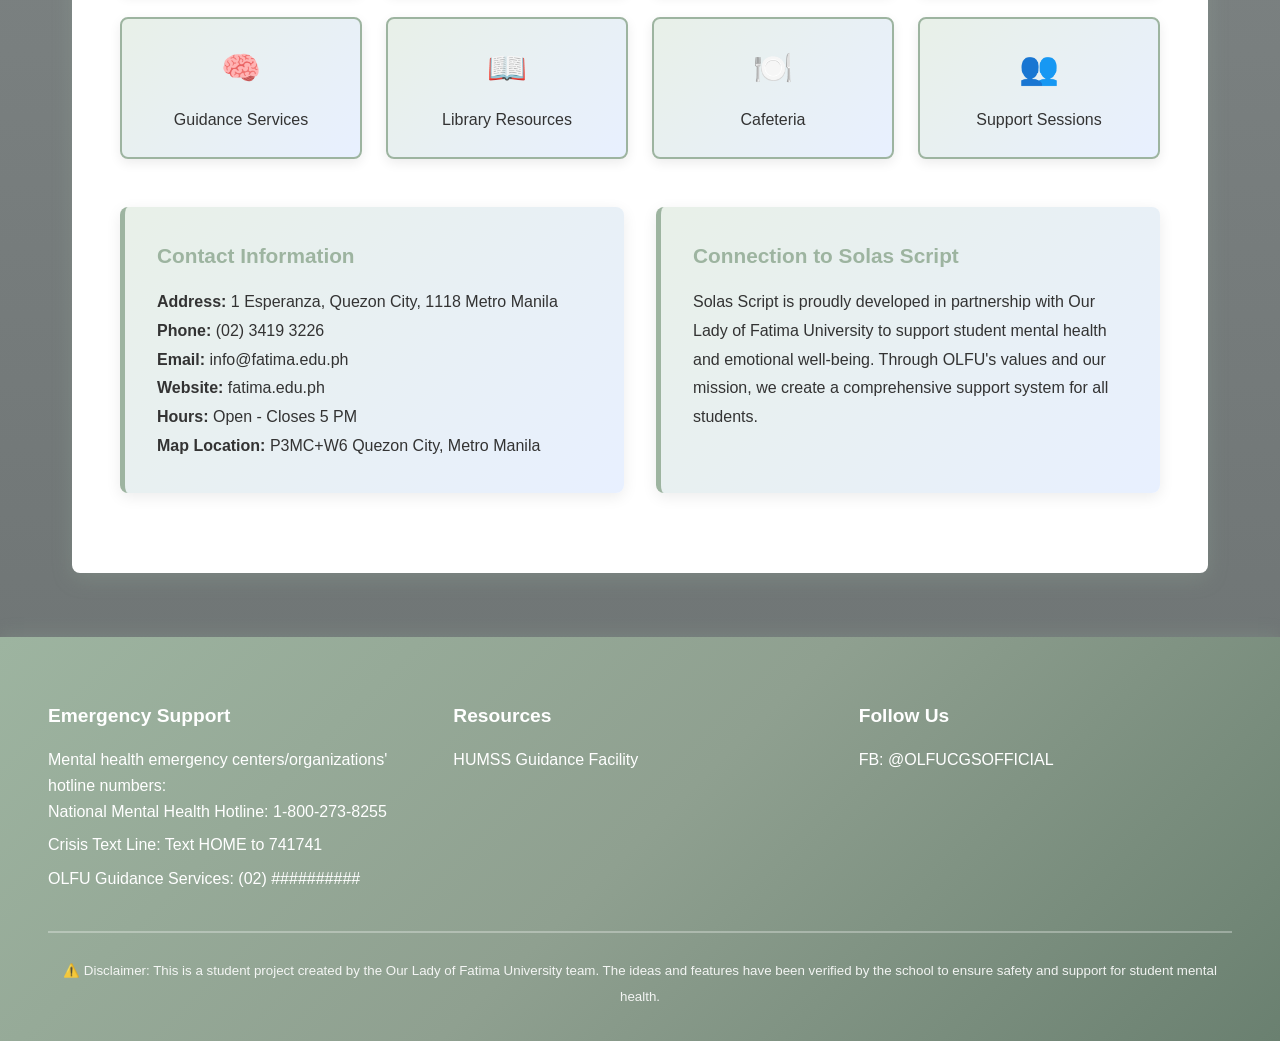
<file: olfu-details.html>
<!DOCTYPE html>
<html lang="en">
<head>
    <meta charset="UTF-8">
    <meta name="viewport" content="width=device-width, initial-scale=1.0">
    <title>OLFU Details - Solas Script</title>
    <link rel="stylesheet" href="styles.css">
    <link rel="icon" type="image/x-icon" href="logo.png">
</head>
<body>
    <header class="header">
        <div class="header-left">
            <img src="logo.png" alt="Solas Script Logo" class="logo">
            <div class="header-text">
                <h1 class="site-name">Solas Script</h1>
                <p class="tagline">Your personal haven.</p>
            </div>
        </div>
        <nav class="header-right">
            <ul class="nav-menu">
                <li><a href="index.html#mission">OLFU Mission and Vision</a></li>
                <li><a href="index.html#about">About Us</a></li>
                <li><a href="olfu-details.html">OLFU Details</a></li>
                <li><a href="care-concept.html">Care Concept</a></li>
                <li><a href="program-details.html">Program Details</a></li>
            </ul>
            <button class="back-btn" onclick="window.location.href='index.html'">← Back</button>
            <button class="quick-exit">Exit</button>
        </nav>
    </header>

    <main class="main-content">
        <section class="mission-section" id="details">
            <div class="mission-container">
                <h2>Our Lady of Fatima University (OLFU)</h2>
                
                <div class="mission-content">
                    <div class="mission-box">
                        <h3>History</h3>
                        <p>Our Lady Fatima University is a prestigious university established in 1996, known for its outstanding medical expertise. It offers numerous high-quality educational services in Quezon City at its buildings in Regalado Avenue, Fatima Eye and Rehabilitation Center Building, and Hilltop Subdivision in Lagro. <br><br>This exceptional university distinguishes itself as an inclusive university that nurtures the academic environment of the students,  where mental health is one of the great highlights, through the Center for Guidance Services (CGS).  Embracing the university’s mission by “improving man as man”<br><br> The campus offers a safe and confidential space for each Fatimanian who needs a fulfilling hand for supporting the student’s academic pressure and emotional well-being. The counseling services are designed to offer regular mental health seminars and “Kamustahan” (check-in) sessions with professional counselors.</p>
                        
                      
                        
                      
                       
                    </div>

                    <div class="mission-box">
                        <h3>Core Mission</h3>
                        <p>OLFU works through the holistic formation of individuals who are aspiring, compassionate, honorable, inspiring, ethical, visionary, efficient, and responsible. The university believes in educating not just the minds but the hearts of its students.</p>
                    </div>
                </div>

                <div class="values-section">
                    <h3>OLFU Commitment to Students</h3>
                    <p class="values-subtitle">Support & Development</p>
                    <div class="values-grid">
                        <div class="value-card">
                            <div class="value-letter">L</div>
                            <p><strong>Learning</strong></p>
                            <div class="value-description">Academic excellence and continuous growth</div>
                        </div>
                        <div class="value-card">
                            <div class="value-letter">C</div>
                            <p><strong>Care</strong></p>
                            <div class="value-description">Student welfare and mental health support</div>
                        </div>
                        <div class="value-card">
                            <div class="value-letter">G</div>
                            <p><strong>Growth</strong></p>
                            <div class="value-description">Personal and professional development</div>
                        </div>
                        <div class="value-card">
                            <div class="value-letter">C</div>
                            <p><strong>Community</strong></p>
                            <div class="value-description">Building a supportive student family</div>
                        </div>
                    </div>
                </div>

                <div class="attributes-section" style="margin-top: 3rem;">
                    <h3>OLFU Facilities & Resources</h3>
                    <p class="attributes-subtitle">For Your Convenience</p>
                    <div class="attributes-grid" style="grid-template-columns: repeat(4, 1fr);">
                        <div class="attribute-card" data-description="Modern classrooms and laboratories" style="cursor: pointer;">
                            <span class="attr-letter">📚</span>
                            <span>Academic Facilities</span>
                            <div class="attr-description"></div>
                        </div>
                        <a href="olfu-qc-details.html" style="text-decoration: none; color: inherit;">
                            <div class="attribute-card" data-description="Counseling and mental health services" style="cursor: pointer;">
                                <span class="attr-letter">🏥</span>
                                <span>Medical Clinic</span>
                                <div class="attr-description"></div>
                            </div>
                        </a>
                        <a href="olfu-qc-details.html" style="text-decoration: none; color: inherit;">
                            <div class="attribute-card" data-description="HUMSS Guidance and counseling services" style="cursor: pointer;">
                                <span class="attr-letter">💚</span>
                                <span>HUMSS Guidance</span>
                                <div class="attr-description"></div>
                            </div>
                        </a>
                        <div class="attribute-card" data-description="Sports and recreational facilities" style="cursor: pointer;">
                            <span class="attr-letter">🎯</span>
                            <span>Recreation</span>
                            <div class="attr-description"></div>
                        </div>
                        <a href="olfu-qc-details.html" style="text-decoration: none; color: inherit;">
                            <div class="attribute-card" data-description="Center for Guidance Services (CGS)" style="cursor: pointer;">
                                <span class="attr-letter">🧠</span>
                                <span>Guidance Services</span>
                                <div class="attr-description"></div>
                            </div>
                        </a>
                        <div class="attribute-card" data-description="Library and learning resources" style="cursor: pointer;">
                            <span class="attr-letter">📖</span>
                            <span>Library Resources</span>
                            <div class="attr-description"></div>
                        </div>
                        <div class="attribute-card" data-description="Cafeteria and dining facilities" style="cursor: pointer;">
                            <span class="attr-letter">🍽️</span>
                            <span>Cafeteria</span>
                            <div class="attr-description"></div>
                        </div>
                        <a href="olfu-qc-details.html" style="text-decoration: none; color: inherit;">
                            <div class="attribute-card" data-description="Counselor check-in and support sessions" style="cursor: pointer;">
                                <span class="attr-letter">👥</span>
                                <span>Support Sessions</span>
                                <div class="attr-description"></div>
                            </div>
                        </a>
                    </div>
                </div>

                <div class="mission-content" style="margin-top: 3rem;">
                    <div class="mission-box">
                        <h3>Contact Information</h3>
                        <p><strong>Address:</strong> 1 Esperanza, Quezon City, 1118 Metro Manila</p>
                        <p><strong>Phone:</strong> (02) 3419 3226</p>
                        <p><strong>Email:</strong> info@fatima.edu.ph</p>
                        <p><strong>Website:</strong> fatima.edu.ph</p>
                        <p><strong>Hours:</strong> Open - Closes 5 PM</p>
                        <p><strong>Map Location:</strong> P3MC+W6 Quezon City, Metro Manila</p>
                    </div>

                    <div class="mission-box">
                        <h3>Connection to Solas Script</h3>
                        <p>Solas Script is proudly developed in partnership with Our Lady of Fatima University to support student mental health and emotional well-being. Through OLFU's values and our mission, we create a comprehensive support system for all students.</p>
                    </div>
                </div>
            </div>
        </section>
    </main>

    <button id="back-to-top" class="back-to-top" onclick="scrollToTop()">↑ Back to Top</button>

    <footer class="footer">
        <div class="footer-content">
            <div class="footer-section">
                <h4>Emergency Support</h4>
                <p>Mental health emergency centers/organizations' hotline numbers:</p>
                <ul class="hotline-list">
                    <li>National Mental Health Hotline: 1-800-273-8255</li>
                    <li>Crisis Text Line: Text HOME to 741741</li>
                    <li>OLFU Guidance Services: (02) ##########</li>
                </ul>
            </div>

            <div class="footer-section">
                <h4>Resources</h4>
                <ul>
                    <li><a href="olfu-qc-details.html">HUMSS Guidance Facility</a></li>
                </ul>
            </div>

            <div class="footer-section">
                <h4>Follow Us</h4>
                <p>FB: @OLFUCGSOFFICIAL</p>
            </div>
        </div>

        <div class="footer-disclaimer">
            <p><small>⚠️ Disclaimer: This is a student project created by the Our Lady of Fatima University team. The ideas and features have been verified by the school to ensure safety and support for student mental health.</small></p>
        </div>
    </footer>

    <script src="script.js"></script>
</body>
</html>
</file>
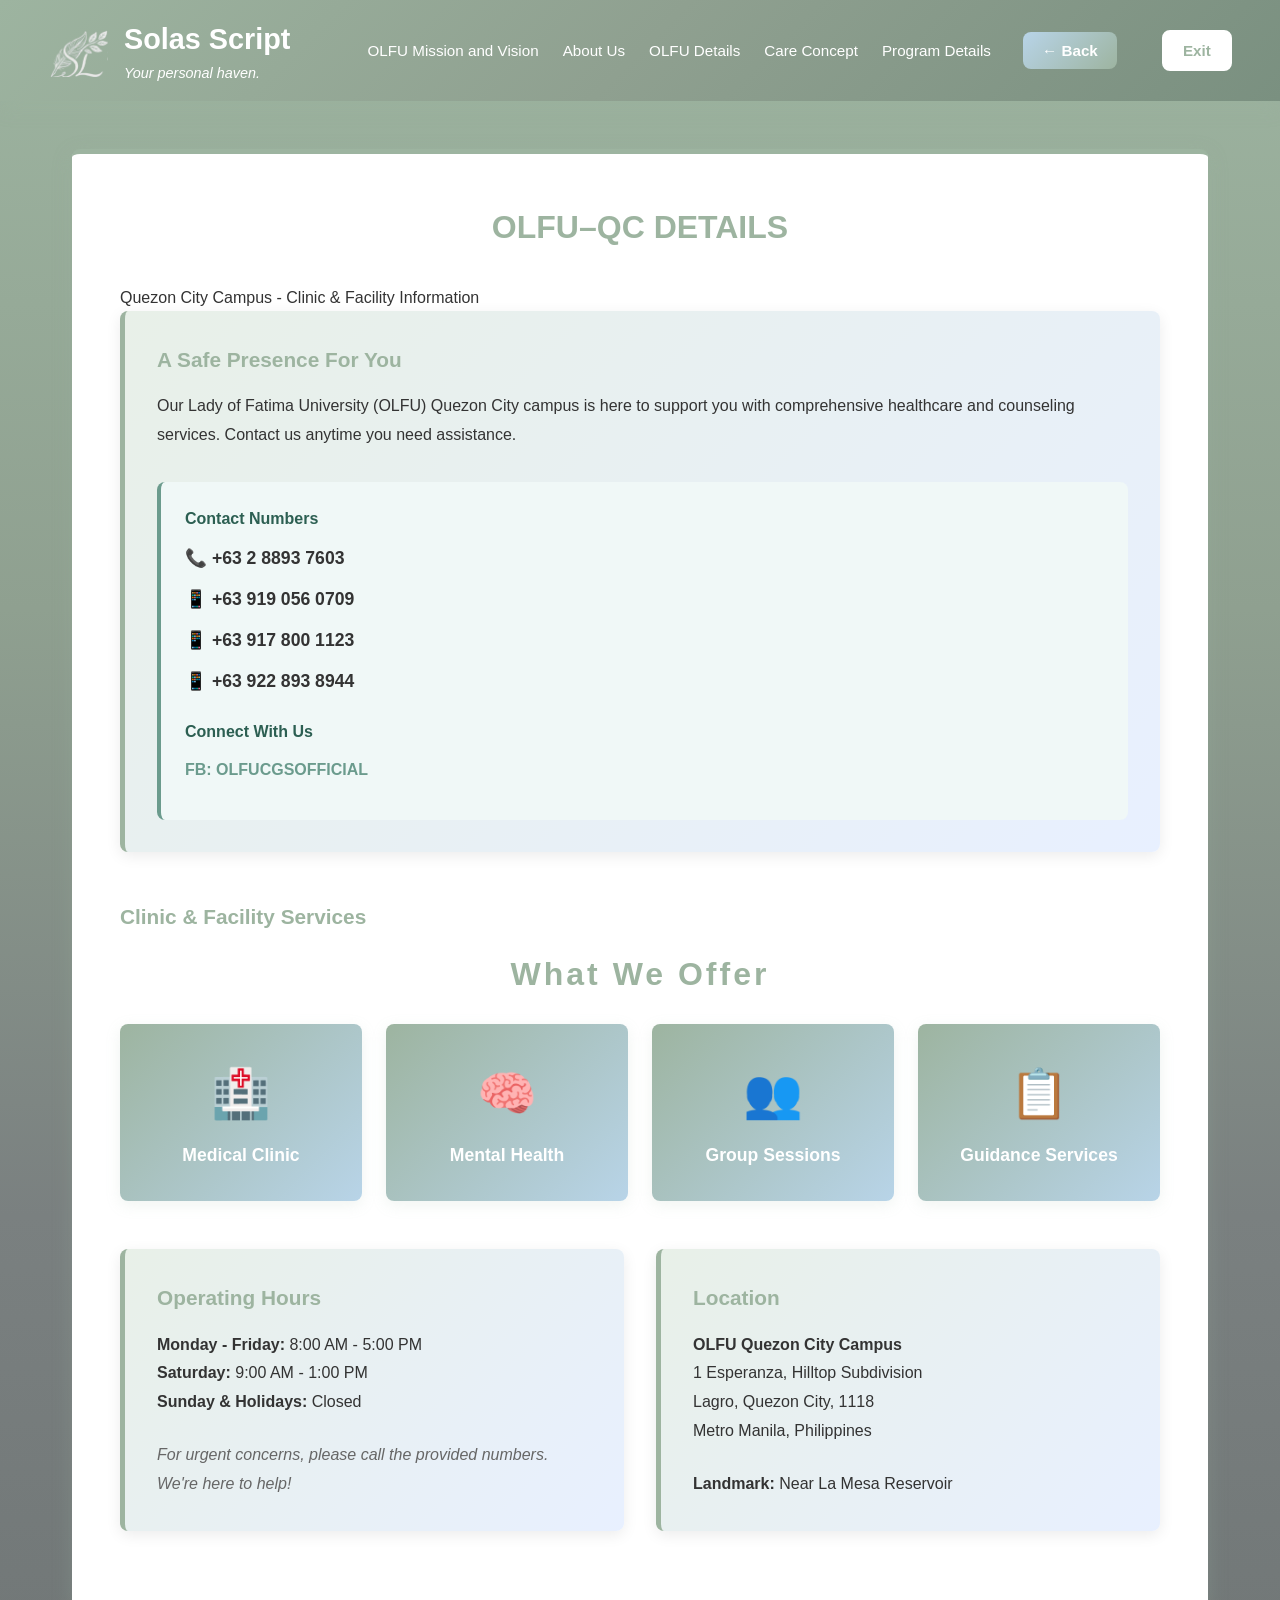
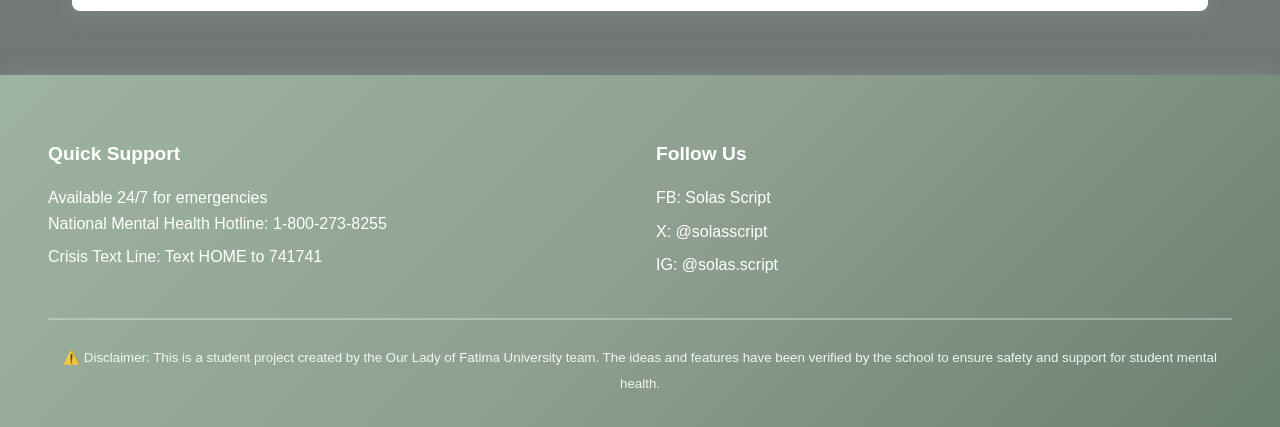
<file: olfu-qc-details.html>
<!DOCTYPE html>
<html lang="en">
<head>
    <meta charset="UTF-8">
    <meta name="viewport" content="width=device-width, initial-scale=1.0">
    <title>OLFU-QC Details - Solas Script</title>
    <link rel="stylesheet" href="styles.css">
    <link rel="icon" type="image/x-icon" href="logo.png">
</head>
<body>
    <header class="header">
        <div class="header-left">
            <img src="logo.png" alt="Solas Script Logo" class="logo">
            <div class="header-text">
                <h1 class="site-name">Solas Script</h1>
                <p class="tagline">Your personal haven.</p>
            </div>
        </div>
        <nav class="header-right">
            <ul class="nav-menu">
                <li><a href="index.html#mission">OLFU Mission and Vision</a></li>
                <li><a href="index.html#about">About Us</a></li>
                <li><a href="olfu-details.html">OLFU Details</a></li>
                <li><a href="care-concept.html">Care Concept</a></li>
                <li><a href="program-details.html">Program Details</a></li>
            </ul>
            <button class="back-btn" onclick="window.location.href='index.html'">← Back</button>
            <button class="quick-exit">Exit</button>
        </nav>
    </header>

    <main class="main-content">
        <section class="mission-section" id="qc-details">
            <div class="mission-container">
                <h2>OLFU–QC DETAILS</h2>
                <p class="section-subtitle">Quezon City Campus - Clinic & Facility Information</p>
                
                <div class="mission-content">
                    <div class="mission-box">
                        <h3>A Safe Presence For You</h3>
                        <p>Our Lady of Fatima University (OLFU) Quezon City campus is here to support you with comprehensive healthcare and counseling services. Contact us anytime you need assistance.</p>
                        
                        <div style="margin-top: 2rem; padding: 1.5rem; background-color: #f0f8f7; border-left: 4px solid #6b9b8d; border-radius: 8px;">
                            <h4 style="margin-top: 0; color: #2c5f52;">Contact Numbers</h4>
                            <ul style="list-style: none; padding: 0;">
                                <li style="margin: 0.8rem 0; font-size: 1.1rem;">
                                    <strong>📞 +63 2 8893 7603</strong>
                                </li>
                                <li style="margin: 0.8rem 0; font-size: 1.1rem;">
                                    <strong>📱 +63 919 056 0709</strong>
                                </li>
                                <li style="margin: 0.8rem 0; font-size: 1.1rem;">
                                    <strong>📱 +63 917 800 1123</strong>
                                </li>
                                <li style="margin: 0.8rem 0; font-size: 1.1rem;">
                                    <strong>📱 +63 922 893 8944</strong>
                                </li>
                            </ul>
                            
                            <h4 style="margin-top: 1.5rem; margin-bottom: 0.8rem; color: #2c5f52;">Connect With Us</h4>
                            <ul style="list-style: none; padding: 0;">
                                <li style="margin: 0.8rem 0; font-size: 1rem;">
                                    <a href="https://www.facebook.com/share/g/1DjzxrXuNW/" target="_blank" style="color: #6b9b8d; text-decoration: none; font-weight: 600;">
                                      FB: OLFUCGSOFFICIAL 
                                    </a>
                                </li>
                            </ul>
                        </div>
                    </div>
                </div>

                <div class="values-section" style="margin-top: 3rem;">
                    <h3>Clinic & Facility Services</h3>
                    <p class="values-subtitle">What We Offer</p>
                    <div class="values-grid">
                        <div class="value-card">
                            <div class="value-letter">🏥</div>
                            <p><strong>Medical Clinic</strong></p>
                            <div class="value-description">General health check-ups and medical consultations</div>
                        </div>
                        <div class="value-card">
                            <div class="value-letter">🧠</div>
                            <p><strong>Mental Health</strong></p>
                            <div class="value-description">Counseling and psychological support services</div>
                        </div>
                        <div class="value-card">
                            <div class="value-letter">👥</div>
                            <p><strong>Group Sessions</strong></p>
                            <div class="value-description">Support groups and wellness seminars</div>
                        </div>
                        <div class="value-card">
                            <div class="value-letter">📋</div>
                            <p><strong>Guidance Services</strong></p>
                            <div class="value-description">Academic and personal guidance counseling</div>
                        </div>
                    </div>
                </div>

                <div class="mission-content" style="margin-top: 3rem;">
                    <div class="mission-box">
                        <h3>Operating Hours</h3>
                        <p><strong>Monday - Friday:</strong> 8:00 AM - 5:00 PM</p>
                        <p><strong>Saturday:</strong> 9:00 AM - 1:00 PM</p>
                        <p><strong>Sunday & Holidays:</strong> Closed</p>
                        <p style="margin-top: 1.5rem; font-style: italic; color: #666;">For urgent concerns, please call the provided numbers. We're here to help!</p>
                    </div>

                    <div class="mission-box">
                        <h3>Location</h3>
                        <p><strong>OLFU Quezon City Campus</strong></p>
                        <p>1 Esperanza, Hilltop Subdivision<br>
                        Lagro, Quezon City, 1118<br>
                        Metro Manila, Philippines</p>
                        <p style="margin-top: 1.5rem;"><strong>Landmark:</strong> Near La Mesa Reservoir</p>
                    </div>
                </div>
            </div>
        </section>
    </main>

    <button id="back-to-top" class="back-to-top" onclick="scrollToTop()">↑ Back to Top</button>

    <footer class="footer">
        <div class="footer-content">
            <div class="footer-section">
                <h4>Quick Support</h4>
                <p>Available 24/7 for emergencies</p>
                <ul class="hotline-list">
                    <li>National Mental Health Hotline: 1-800-273-8255</li>
                    <li>Crisis Text Line: Text HOME to 741741</li>
                </ul>
            </div>

            <div class="footer-section">
                <h4>Follow Us</h4>
                <ul>
                    <li><a href="https://www.facebook.com/share/1GJotcQ1Td/?mibextid=wwXIfr" target="_blank">FB: Solas Script</a></li>
                    <li><a href="https://x.com/solasscript?s=21" target="_blank">X: @solasscript</a></li>
                    <li><a href="https://www.instagram.com/solas.script?igsh=ZGRmd3ozZXE1dA%3D%3D&utm_source=qr" target="_blank">IG: @solas.script</a></li>
                </ul>
            </div>
        </div>

        <div class="footer-disclaimer">
            <p><small>⚠️ Disclaimer: This is a student project created by the Our Lady of Fatima University team. The ideas and features have been verified by the school to ensure safety and support for student mental health.</small></p>
        </div>
    </footer>

    <script src="script.js"></script>
</body>
</html>
</file>
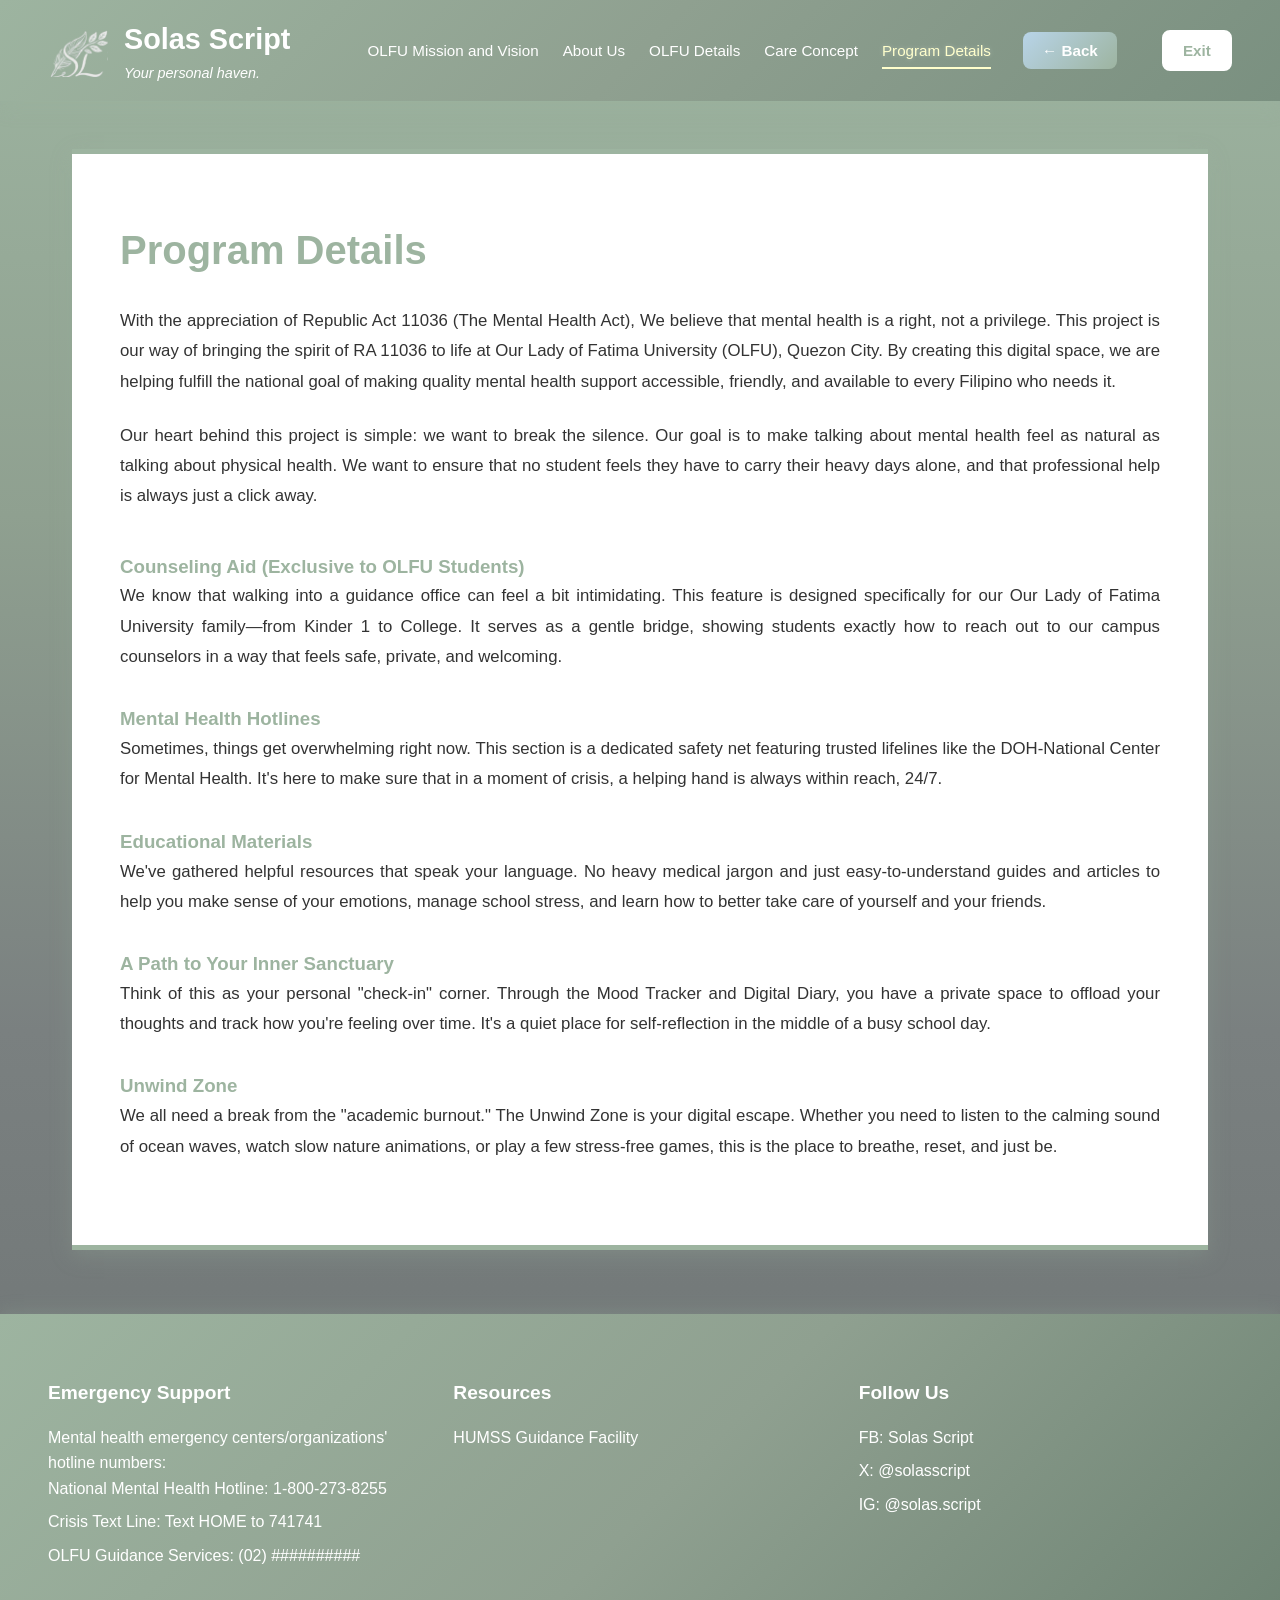
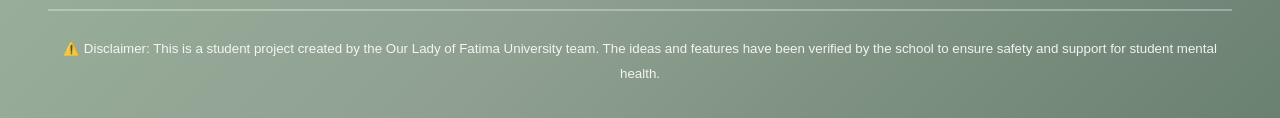
<file: program-details.html>
<!DOCTYPE html>
<html lang="en">
<head>
    <meta charset="UTF-8">
    <meta name="viewport" content="width=device-width, initial-scale=1.0">
    <title>Program Details - Solas Script</title>
    <link rel="stylesheet" href="styles.css">
    <link rel="icon" type="image/x-icon" href="logo.png">
</head>
<body>
    <header class="header">
        <div class="header-left">
            <img src="logo.png" alt="Solas Script Logo" class="logo">
            <div class="header-text">
                <h1 class="site-name">Solas Script</h1>
                <p class="tagline">Your personal haven.</p>
            </div>
        </div>
        <nav class="header-right">
            <ul class="nav-menu">
                <li><a href="index.html#mission">OLFU Mission and Vision</a></li>
                <li><a href="index.html#about">About Us</a></li>
                <li><a href="olfu-details.html">OLFU Details</a></li>
                <li><a href="care-concept.html">Care Concept</a></li>
                <li><a href="program-details.html">Program Details</a></li>
            </ul>
            <button class="back-btn" onclick="window.location.href='index.html'">← Back</button>
            <button class="quick-exit">Exit</button>
        </nav>
    </header>

    <main class="main-content">
        <section class="about-section" style="margin: 0; border-radius: 0; padding: 4rem 3rem;">
            <div class="about-container" style="max-width: 100%; display: block;">
                <div class="about-text">
                    <h2>Program Details</h2>
                    
                    <p style="text-align: justify;">With the appreciation of Republic Act 11036 (The Mental Health Act), We believe that mental health is a right, not a privilege. This project is our way of bringing the spirit of RA 11036 to life at Our Lady of Fatima University (OLFU), Quezon City. By creating this digital space, we are helping fulfill the national goal of making quality mental health support accessible, friendly, and available to every Filipino who needs it.</p>

                    <p style="text-align: justify; margin-top: 1.5rem;">Our heart behind this project is simple: we want to break the silence. Our goal is to make talking about mental health feel as natural as talking about physical health. We want to ensure that no student feels they have to carry their heavy days alone, and that professional help is always just a click away.</p>

                    <h3 style="margin-top: 2.5rem; color: #9db4a0;">Counseling Aid (Exclusive to OLFU Students)</h3>
                    <p style="text-align: justify;">We know that walking into a guidance office can feel a bit intimidating. This feature is designed specifically for our Our Lady of Fatima University family—from Kinder 1 to College. It serves as a gentle bridge, showing students exactly how to reach out to our campus counselors in a way that feels safe, private, and welcoming.</p>

                    <h3 style="margin-top: 2rem; color: #9db4a0;">Mental Health Hotlines</h3>
                    <p style="text-align: justify;">Sometimes, things get overwhelming right now. This section is a dedicated safety net featuring trusted lifelines like the DOH-National Center for Mental Health. It's here to make sure that in a moment of crisis, a helping hand is always within reach, 24/7.</p>

                    <h3 style="margin-top: 2rem; color: #9db4a0;">Educational Materials</h3>
                    <p style="text-align: justify;">We've gathered helpful resources that speak your language. No heavy medical jargon and just easy-to-understand guides and articles to help you make sense of your emotions, manage school stress, and learn how to better take care of yourself and your friends.</p>

                    <h3 style="margin-top: 2rem; color: #9db4a0;">A Path to Your Inner Sanctuary</h3>
                    <p style="text-align: justify;">Think of this as your personal "check-in" corner. Through the Mood Tracker and Digital Diary, you have a private space to offload your thoughts and track how you're feeling over time. It's a quiet place for self-reflection in the middle of a busy school day.</p>

                    <h3 style="margin-top: 2rem; color: #9db4a0;">Unwind Zone</h3>
                    <p style="text-align: justify;">We all need a break from the "academic burnout." The Unwind Zone is your digital escape. Whether you need to listen to the calming sound of ocean waves, watch slow nature animations, or play a few stress-free games, this is the place to breathe, reset, and just be.</p>
                </div>
            </div>
        </section>
    </main>

    <button id="back-to-top" class="back-to-top" onclick="scrollToTop()">↑ Back to Top</button>

    <footer class="footer">
        <div class="footer-content">
            <div class="footer-section">
                <h4>Emergency Support</h4>
                <p>Mental health emergency centers/organizations' hotline numbers:</p>
                <ul class="hotline-list">
                    <li>National Mental Health Hotline: 1-800-273-8255</li>
                    <li>Crisis Text Line: Text HOME to 741741</li>
                    <li>OLFU Guidance Services: (02) ##########</li>
                </ul>
            </div>

            <div class="footer-section">
                <h4>Resources</h4>
                <ul>
                    <li><a href="olfu-qc-details.html">HUMSS Guidance Facility</a></li>
                </ul>
            </div>

            <div class="footer-section">
                <h4>Follow Us</h4>
                <ul>
                    <li><a href="https://www.facebook.com/share/1GJotcQ1Td/?mibextid=wwXIfr" target="_blank">FB: Solas Script</a></li>
                    <li><a href="https://x.com/solasscript?s=21" target="_blank">X: @solasscript</a></li>
                    <li><a href="https://www.instagram.com/solas.script?igsh=ZGRmd3ozZXE1dA%3D%3D&utm_source=qr" target="_blank">IG: @solas.script</a></li>
                </ul>
            </div>
        </div>

        <div class="footer-disclaimer">
            <p><small>⚠️ Disclaimer: This is a student project created by the Our Lady of Fatima University team. The ideas and features have been verified by the school to ensure safety and support for student mental health.</small></p>
        </div>
    </footer>

    <script src="script.js"></script>
</body>
</html>
</file>
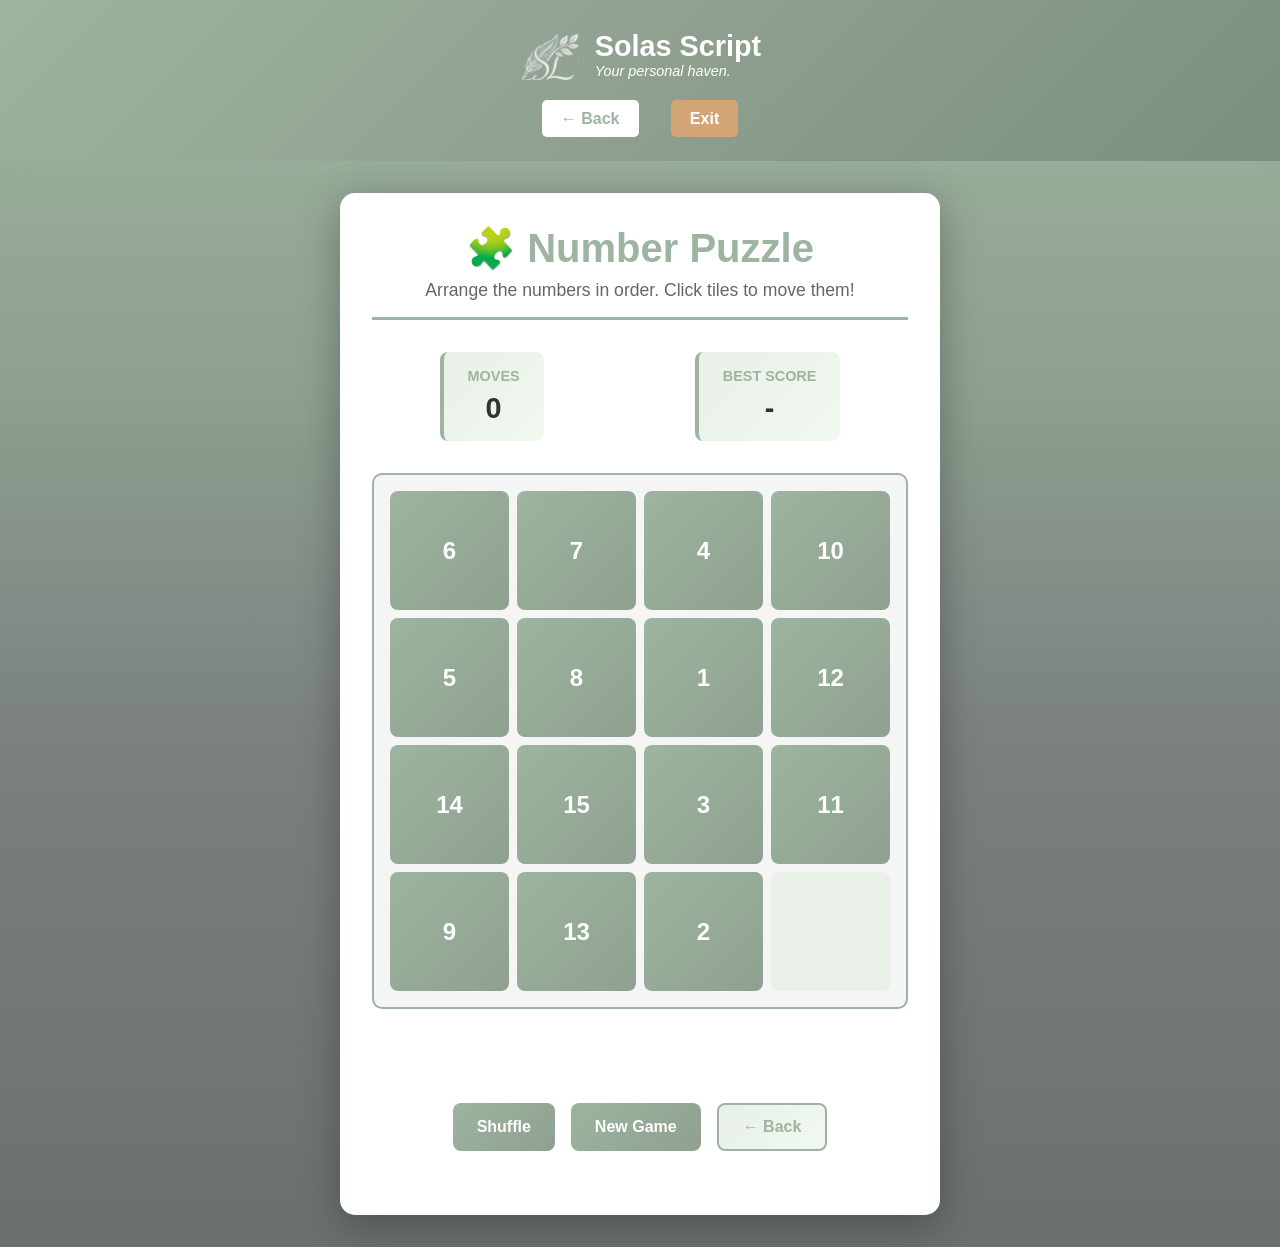
<file: puzzle.html>
<!DOCTYPE html>
<html lang="en">
<head>
    <meta charset="UTF-8">
    <meta name="viewport" content="width=device-width, initial-scale=1.0">
    <title>Puzzle Game - Solas Script</title>
    <style>
        * {
            margin: 0;
            padding: 0;
            box-sizing: border-box;
        }

        body {
            font-family: 'Arial', 'Calibri', sans-serif;
            background: linear-gradient(180deg, #9db4a0 0%, #8fa090 30%, #7a8080 60%, #6a7070 100%);
            min-height: 100vh;
            display: flex;
            flex-direction: column;
            align-items: center;
            padding: 0;
        }

        .puzzle-container {
            background: white;
            border-radius: 15px;
            padding: 2rem;
            box-shadow: 0 10px 40px rgba(0, 0, 0, 0.3);
            max-width: 600px;
            width: 100%;
            text-align: center;
            margin: 2rem;
            flex: 1;
        }

        .puzzle-header {
            margin-bottom: 2rem;
            border-bottom: 3px solid #9db4a0;
            padding-bottom: 1rem;
        }

        .puzzle-header h1 {
            color: #9db4a0;
            font-size: 2.5rem;
            margin-bottom: 0.5rem;
        }

        .puzzle-header p {
            color: #666;
            font-size: 1.1rem;
        }

        .puzzle-info {
            display: flex;
            justify-content: space-around;
            margin-bottom: 2rem;
            gap: 1rem;
            flex-wrap: wrap;
        }

        .info-box {
            background: linear-gradient(135deg, #e8f0e8, #f0f8f0);
            padding: 1rem 1.5rem;
            border-radius: 8px;
            border-left: 4px solid #9db4a0;
        }

        .info-box h3 {
            color: #9db4a0;
            font-size: 0.9rem;
            text-transform: uppercase;
            margin-bottom: 0.5rem;
        }

        .info-box p {
            color: #333;
            font-size: 1.8rem;
            font-weight: 700;
        }

        .puzzle-grid {
            display: grid;
            grid-template-columns: repeat(4, 1fr);
            gap: 8px;
            margin: 2rem 0;
            padding: 1rem;
            background: #f5f5f5;
            border-radius: 10px;
            border: 2px solid #9db4a0;
        }

        .puzzle-tile {
            aspect-ratio: 1;
            background: linear-gradient(135deg, #9db4a0, #8fa090);
            color: white;
            border: none;
            border-radius: 8px;
            font-size: 1.5rem;
            font-weight: 700;
            cursor: pointer;
            transition: all 0.2s ease;
            display: flex;
            align-items: center;
            justify-content: center;
        }

        .puzzle-tile:hover:not(:disabled) {
            transform: scale(1.05);
            box-shadow: 0 6px 15px rgba(157, 180, 160, 0.3);
        }

        .puzzle-tile:disabled {
            background: #e8f0e8;
            color: #9db4a0;
            cursor: default;
        }

        .puzzle-tile:active:not(:disabled) {
            transform: scale(0.95);
        }

        .button-group {
            display: flex;
            gap: 1rem;
            justify-content: center;
            margin: 2rem 0;
            flex-wrap: wrap;
        }

        button {
            background: linear-gradient(135deg, #9db4a0, #8fa090);
            color: white;
            border: none;
            padding: 0.8rem 1.5rem;
            border-radius: 8px;
            cursor: pointer;
            font-weight: 600;
            transition: all 0.3s ease;
            font-size: 1rem;
        }

        button:hover {
            transform: translateY(-2px);
            box-shadow: 0 6px 15px rgba(157, 180, 160, 0.3);
        }

        button.secondary {
            background: linear-gradient(135deg, #e8f0e8, #f0f8f0);
            color: #9db4a0;
            border: 2px solid #9db4a0;
        }

        button.secondary:hover {
            background: #9db4a0;
            color: white;
        }

        .message {
            color: #9db4a0;
            font-size: 1.2rem;
            font-weight: 700;
            margin: 1rem 0;
            min-height: 30px;
        }

        .back-link {
            text-align: center;
            margin-top: 2rem;
            padding-top: 2rem;
            border-top: 2px solid #9db4a0;
        }

        .back-link a {
            color: #9db4a0;
            text-decoration: none;
            font-weight: 600;
            transition: all 0.3s ease;
        }

        .back-link a:hover {
            color: #7a8080;
            text-decoration: underline;
        }
    </style>
</head>
<body>
    <header class="header" style="background: linear-gradient(135deg, #9db4a0 0%, #8fa090 50%, #7a9080 100%); padding: 1.5rem; display: flex; flex-direction: column; align-items: center; gap: 1rem; box-shadow: 0 4px 20px rgba(157, 180, 160, 0.3); width: 100%; box-sizing: border-box;">
        <div class="header-left" style="display: flex; align-items: center; gap: 1rem; justify-content: center;">
            <img src="logo.png" alt="Solas Script Logo" style="width: 60px; height: 60px; object-fit: contain;">
            <div class="header-text">
                <h1 class="site-name" style="font-size: 1.8rem; color: white; font-weight: 600;">Solas Script</h1>
                <p class="tagline" style="font-style: italic; color: white; font-size: 0.9rem;">Your personal haven.</p>
            </div>
        </div>
        <nav class="header-right" style="display: flex; align-items: center; gap: 2rem;">
            <button class="back-btn" onclick="window.location.href='index.html'" style="background: white; padding: 0.6rem 1.2rem; border: none; border-radius: 5px; cursor: pointer; font-weight: 600; color: #9db4a0;">← Back</button>
            <button class="quick-exit" onclick="if(confirm('Are you sure?')) window.location.href='index.html';" style="background: #d4a574; color: white; padding: 0.6rem 1.2rem; border: none; border-radius: 5px; cursor: pointer; font-weight: 600;">Exit</button>
        </nav>
    </header>
    <div class="puzzle-container">
        <div class="puzzle-header">
            <h1>🧩 Number Puzzle</h1>
            <p>Arrange the numbers in order. Click tiles to move them!</p>
        </div>

        <div class="puzzle-info">
            <div class="info-box">
                <h3>Moves</h3>
                <p id="moveCount">0</p>
            </div>
            <div class="info-box">
                <h3>Best Score</h3>
                <p id="bestScore">-</p>
            </div>
        </div>

        <div class="puzzle-grid" id="puzzleGrid"></div>

        <div class="message" id="message"></div>

        <div class="button-group">
            <button onclick="shufflePuzzle()">Shuffle</button>
            <button onclick="newGame()">New Game</button>
            <button class="secondary" onclick="window.location.href='index.html#unwind'">← Back</button>
        </div>
    </div>

    <script>
        const gridSize = 4;
        const totalTiles = gridSize * gridSize;
        let tiles = [...Array(totalTiles).keys()];
        let moves = 0;
        let gameWon = false;

        const puzzleGrid = document.getElementById('puzzleGrid');
        const messageDisplay = document.getElementById('message');
        const moveCount = document.getElementById('moveCount');
        const bestScore = document.getElementById('bestScore');
 
        function loadBestScore() {
            const saved = localStorage.getItem('puzzleBestScore');
            if (saved) {
                bestScore.textContent = saved;
            }
        }

    
        function initGame() {
            renderPuzzle();
            loadBestScore();
        }

     
        function renderPuzzle() {
            puzzleGrid.innerHTML = '';
            tiles.forEach((tile, index) => {
                const button = document.createElement('button');
                button.className = 'puzzle-tile';
                
                if (tile === totalTiles - 1) {
                    button.disabled = true;
                    button.textContent = '';
                } else {
                    button.textContent = tile + 1;
                    button.onclick = () => moveTile(index);
                }
                
                puzzleGrid.appendChild(button);
            });

            checkWin();
        }
 
        function moveTile(index) {
            if (gameWon) return;

            const emptyIndex = tiles.indexOf(totalTiles - 1);
            const isAdjacent = isNeighbor(index, emptyIndex);

            if (isAdjacent) {
                [tiles[index], tiles[emptyIndex]] = [tiles[emptyIndex], tiles[index]];
                moves++;
                moveCount.textContent = moves;
                renderPuzzle();
            } else {
                messageDisplay.textContent = '❌ Can only move tiles next to the empty space!';
                setTimeout(() => messageDisplay.textContent = '', 2000);
            }
        }

     
        function isNeighbor(index1, index2) {
            const row1 = Math.floor(index1 / gridSize);
            const col1 = index1 % gridSize;
            const row2 = Math.floor(index2 / gridSize);
            const col2 = index2 % gridSize;

            return (Math.abs(row1 - row2) + Math.abs(col1 - col2)) === 1;
        }

    
        function shufflePuzzle() {
            gameWon = false;
            moves = 0;
            moveCount.textContent = moves;
            messageDisplay.textContent = '';

            for (let i = 0; i < 200; i++) {
                const emptyIndex = tiles.indexOf(totalTiles - 1);
                const neighbors = getNeighbors(emptyIndex);
                const randomNeighbor = neighbors[Math.floor(Math.random() * neighbors.length)];
                [tiles[emptyIndex], tiles[randomNeighbor]] = [tiles[randomNeighbor], tiles[emptyIndex]];
            }

            renderPuzzle();
        }

        
        function getNeighbors(index) {
            const neighbors = [];
            const row = Math.floor(index / gridSize);
            const col = index % gridSize;

            if (row > 0) neighbors.push(index - gridSize);
            if (row < gridSize - 1) neighbors.push(index + gridSize);
            if (col > 0) neighbors.push(index - 1);
            if (col < gridSize - 1) neighbors.push(index + 1);

            return neighbors;
        }

    
        function checkWin() {
            const isWon = tiles.every((tile, index) => tile === index);
            
            if (isWon && !gameWon) {
                gameWon = true;
                messageDisplay.innerHTML = '🎉 <strong>Congratulations! You won!</strong>';
                messageDisplay.style.color = '#9db4a0';

                const currentBest = parseInt(localStorage.getItem('puzzleBestScore') || Infinity);
                if (moves < currentBest) {
                    localStorage.setItem('puzzleBestScore', moves);
                    bestScore.textContent = moves;
                }
            }
        }

   
        function newGame() {
            tiles = [...Array(totalTiles).keys()];
            shufflePuzzle();
        }

   
        initGame();
        shufflePuzzle();
    </script>
</body>
</html>
</file>
<file: styles.css>
* {
    margin: 0;
    padding: 0;
    box-sizing: border-box;
}

:root {
    --sage-green: #9db4a0;
    --soft-blue: #b8d4e8;
    --white: #ffffff;
    --light-gray: #f5f5f5;
    --dark-text: #333333;
    --light-green: #e8f0e8;
    --light-blue: #e8f0ff;
}

body {
    font-family: 'Arial', 'Calibri', sans-serif;
    background: linear-gradient(180deg, #9db4a0 0%, #8fa090 30%, #7a8080 60%, #6a7070 100%);
    color: var(--dark-text);
    line-height: 1.6;
    min-height: 100vh;
}
 
@keyframes bgFadeIn1 {
    0% { opacity: 0; }
    20% { opacity: 0; }
    25% { opacity: 1; }
    45% { opacity: 1; }
    50% { opacity: 0; }
    100% { opacity: 0; }
}

@keyframes bgFadeIn2 {
    0% { opacity: 0; }
    5% { opacity: 1; }
    20% { opacity: 1; }
    25% { opacity: 0; }
    100% { opacity: 0; }
}

@keyframes bgFadeIn3 {
    0% { opacity: 0; }
    45% { opacity: 0; }
    50% { opacity: 1; }
    70% { opacity: 1; }
    75% { opacity: 0; }
    100% { opacity: 0; }
}

@keyframes bgFadeIn4 {
    0% { opacity: 0; }
    70% { opacity: 0; }
    75% { opacity: 1; }
    95% { opacity: 1; }
    100% { opacity: 0; }
}

 
.header {
    background: linear-gradient(135deg, var(--sage-green) 0%, #8fa090 50%, #7a9080 100%);
    padding: 1rem 3rem;
    display: flex;
    justify-content: space-between;
    align-items: center;
    box-shadow: 0 4px 20px rgba(157, 180, 160, 0.3);
    position: sticky;
    top: 0;
    z-index: 100;
}

.header-left {
    display: flex;
    align-items: center;
    gap: 1rem;
}

.logo {
    width: 60px;
    height: 60px;
    object-fit: contain;
}

.header-text h1 {
    font-size: 1.8rem;
    color: var(--white);
    font-weight: 600;
}

.header-text .tagline {
    font-style: italic;
    color: var(--white);
    font-size: 0.9rem;
}

.header-right {
    display: flex;
    align-items: center;
    gap: 2rem;
}

.nav-menu {
    display: flex;
    list-style: none;
    gap: 1.5rem;
}

.nav-menu a {
    text-decoration: none;
    color: var(--white);
    font-size: 0.95rem;
    font-weight: 500;
    transition: all 0.3s ease;
    padding: 0.5rem 0;
    border-bottom: 2px solid transparent;
}

.nav-menu a:hover {
    color: #ffffcc;
    border-bottom-color: #ffffcc;
    text-shadow: 0 0 5px rgba(255, 255, 255, 0.3);
}

.nav-menu a.active {
    color: #ffffcc;
    border-bottom-color: #ffffcc;
    text-shadow: 0 0 5px rgba(255, 255, 255, 0.3);
}

.quick-exit {
    background: var(--white);
    border: 2px solid var(--white);
    padding: 0.6rem 1.2rem;
    border-radius: 8px;
    cursor: pointer;
    font-weight: 600;
    transition: all 0.3s ease;
    color: var(--sage-green);
    font-size: 0.95rem;
}

.quick-exit:hover {
    background: #ffffcc;
    color: var(--sage-green);
    box-shadow: 0 4px 12px rgba(0, 0, 0, 0.2);
    transform: translateY(-2px);
}

.back-btn {
    background: linear-gradient(135deg, var(--soft-blue), #9db4a0);
    border: none;
    padding: 0.6rem 1.2rem;
    border-radius: 8px;
    cursor: pointer;
    font-weight: 600;
    transition: all 0.3s ease;
    color: white;
    font-size: 0.95rem;
    margin-right: 0.8rem;
}

.back-btn:hover {
    background: linear-gradient(135deg, #a8c5e0, #8fa090);
    box-shadow: 0 4px 12px rgba(157, 180, 160, 0.3);
    transform: translateY(-2px);
}

.back-btn:active {
    transform: translateY(0);
}

 
.hero {
    position: relative;
    height: 600px;
    display: flex;
    align-items: center;
    justify-content: center;
    overflow: hidden;
    margin-bottom: 0;
}

.hero::before {
    content: '';
    position: absolute;
    top: 0;
    left: 0;
    right: 0;
    bottom: 0;
    background-image: url('bg1.png');
    background-size: cover;
    background-position: center;
    background-attachment: fixed;
    animation: bgFadeIn1 20s ease-in-out infinite;
    z-index: 0;
}

.hero::after {
    content: '';
    position: absolute;
    top: 0;
    left: 0;
    right: 0;
    bottom: 0;
    background-image: url('bg.jpg');
    background-size: cover;
    background-position: center;
    background-attachment: fixed;
    animation: bgFadeIn2 20s ease-in-out infinite;
    z-index: 0;
}

.hero-overlay {
    position: absolute;
    top: 0;
    left: 0;
    right: 0;
    bottom: 0;
    z-index: 1;
}

.hero-overlay::before {
    content: '';
    position: absolute;
    top: 0;
    left: 0;
    right: 0;
    bottom: 0;
    background-image: url('bg3.png');
    background-size: cover;
    background-position: center;
    background-attachment: fixed;
    animation: bgFadeIn3 20s ease-in-out infinite;
    z-index: 0;
}

.hero-overlay::after {
    content: '';
    position: absolute;
    top: 0;
    left: 0;
    right: 0;
    bottom: 0;
    background-image: url('bg4.jpg');
    background-size: cover;
    background-position: center;
    background-attachment: fixed;
    animation: bgFadeIn4 20s ease-in-out infinite;
    z-index: 0;
}

.hero-overlay-gradient {
    position: absolute;
    top: 0;
    left: 0;
    right: 0;
    bottom: 0;
    background: linear-gradient(135deg, rgba(0, 0, 0, 0.4), rgba(157, 180, 160, 0.3));
    z-index: 2;
}

.hero-content {
    position: relative;
    z-index: 3;
    width: 100%;
    max-width: 1200px;
    padding: 0 2rem;
    display: grid;
    grid-template-columns: 1fr 1fr;
    gap: 3rem;
    align-items: flex-end;
    padding-bottom: 2rem;
}

.hero-text-container {
    display: flex;
    flex-direction: column;
    justify-content: center;
}

.hero-title {
    font-size: 3.5rem;
    color: var(--white);
    margin-bottom: 1rem;
    font-weight: 700;
    text-shadow: 2px 2px 8px rgba(0, 0, 0, 0.5);
    line-height: 1.2;
}

.hero-subtitle {
    font-size: 1.3rem;
    color: var(--white);
    margin-bottom: 1.5rem;
    font-style: italic;
    text-shadow: 1px 1px 4px rgba(0, 0, 0, 0.5);
}

.hero-instruction {
    font-size: 1.1rem;
    color: var(--white);
    margin-bottom: 2rem;
    text-shadow: 1px 1px 4px rgba(0, 0, 0, 0.5);
}

.hero-cta {
    background: linear-gradient(135deg, var(--sage-green), #8fa090);
    color: var(--white);
    border: none;
    padding: 1rem 2.5rem;
    border-radius: 50px;
    font-size: 1.1rem;
    font-weight: 700;
    cursor: pointer;
    transition: all 0.3s ease;
    width: fit-content;
    box-shadow: 0 6px 20px rgba(157, 180, 160, 0.3);
}

.hero-cta:hover {
    transform: translateY(-3px);
    box-shadow: 0 8px 25px rgba(157, 180, 160, 0.5);
}
 
.mood-tracker-hero {
    background: linear-gradient(135deg, #5a7a6a, #4a6a5a);
    padding: 2.5rem;
    border-radius: 15px;
    border: 2px solid var(--sage-green);
    box-shadow: 0 10px 40px rgba(157, 180, 160, 0.25);
    display: flex;
    flex-direction: column;
    gap: 1.5rem;
    margin-left: auto;
    max-width: 400px;
}

.mood-tracker-hero .mood-label {
    font-weight: 700;
    margin: 0;
    color: var(--white);
    font-size: 1.2rem;
    text-align: center;
}

.mood-tracker-hero .mood-options {
    display: flex;
    flex-direction: column;
    gap: 1rem;
}

.mood-tracker-hero .mood-btn {
    background: linear-gradient(135deg, var(--light-green), var(--light-blue));
    border: 2px solid var(--white);
    padding: 0.9rem 1.5rem;
    border-radius: 8px;
    font-size: 1rem;
    cursor: pointer;
    transition: all 0.3s ease;
    font-weight: 600;
    width: 100%;
    text-align: left;
    color: #333;
}

.mood-tracker-hero .mood-btn:hover {
    background: linear-gradient(135deg, var(--sage-green), var(--soft-blue));
    color: var(--white);
    transform: translateX(5px);
    box-shadow: 0 4px 10px rgba(157, 180, 160, 0.3);
}

 
.main-content {
    max-width: 1200px;
    margin: 3rem auto;
    padding: 0 2rem;
}
 
.mission-section {
    background: var(--white);
    border-top: 5px solid var(--sage-green);
    border-radius: 8px;
    padding: 3rem;
    margin-bottom: 3rem;
    box-shadow: 0 6px 20px rgba(157, 180, 160, 0.25);
}

.mission-section h2 {
    text-align: center;
    color: var(--sage-green);
    font-size: 2rem;
    margin-bottom: 2rem;
}

.mission-container h3 {
    color: var(--sage-green);
    font-size: 1.3rem;
    margin-top: 2rem;
    margin-bottom: 1rem;
}

.mission-content {
    display: grid;
    grid-template-columns: repeat(auto-fit, minmax(350px, 1fr));
    gap: 2rem;
    margin-bottom: 2rem;
}

.mission-box {
    background: linear-gradient(135deg, var(--light-green), var(--light-blue));
    padding: 2rem;
    border-radius: 8px;
    border-left: 5px solid var(--sage-green);
    box-shadow: 0 4px 15px rgba(0, 0, 0, 0.08);
    transition: all 0.3s ease;
}

.mission-box:hover {
    transform: translateY(-5px);
    box-shadow: 0 8px 25px rgba(157, 180, 160, 0.2);
}

.mission-box h3 {
    color: var(--sage-green);
    margin-top: 0;
}

.mission-box p {
    color: var(--dark-text);
    line-height: 1.8;
    margin: 0;
}

 
.values-section {
    margin: 2rem 0;
}

.values-subtitle,
.attributes-subtitle {
    text-align: center;
    font-size: 2rem;
    font-weight: 700;
    color: var(--sage-green);
    letter-spacing: 3px;
    margin: 0.5rem 0 1.5rem 0;
}

.values-grid {
    display: grid;
    grid-template-columns: repeat(4, 1fr);
    gap: 1.5rem;
    margin-top: 1.5rem;
    margin-bottom: 2.5rem;
}

.value-card {
    position: relative;
    background: linear-gradient(135deg, var(--sage-green), var(--soft-blue));
    color: var(--white);
    padding: 2rem 1rem;
    border-radius: 8px;
    text-align: center;
    display: flex;
    flex-direction: column;
    justify-content: center;
    align-items: center;
    transition: all 0.3s ease;
    min-height: 150px;
    box-shadow: 0 4px 15px rgba(157, 180, 160, 0.15);
}

.value-card:hover {
    transform: translateY(-8px);
    box-shadow: 0 10px 30px rgba(157, 180, 160, 0.3);
}

.value-description {
    position: absolute;
    bottom: 0;
    left: 0;
    right: 0;
    background: rgba(93, 122, 110, 0.95);
    color: var(--white);
    padding: 1rem;
    border-radius: 0 0 8px 8px;
    font-size: 0.85rem;
    opacity: 0;
    transform: translateY(100%);
    transition: all 0.3s ease;
    pointer-events: none;
}

.value-card:hover .value-description {
    opacity: 1;
    transform: translateY(0);
}

.value-letter {
    font-size: 3rem;
    font-weight: 700;
    margin-bottom: 0.5rem;
}

.value-card p {
    margin: 0;
    font-weight: 600;
    font-size: 1.1rem;
}

 
.attributes-section {
    margin: 2rem 0;
}

.attributes-grid {
    display: grid;
    grid-template-columns: repeat(8, 1fr);
    gap: 1.5rem;
    margin-top: 1.5rem;
}

.attribute-card {
    position: relative;
    background: linear-gradient(135deg, var(--light-green), var(--light-blue));
    border: 2px solid var(--sage-green);
    padding: 1.5rem 1rem;
    border-radius: 8px;
    text-align: center;
    display: flex;
    flex-direction: column;
    justify-content: center;
    align-items: center;
    gap: 0.8rem;
    transition: all 0.3s ease;
    min-height: 130px;
    box-shadow: 0 4px 12px rgba(0, 0, 0, 0.08);
}

.attribute-card:hover {
    background: linear-gradient(135deg, var(--sage-green), var(--soft-blue));
    color: var(--white);
    transform: translateY(-8px);
    box-shadow: 0 10px 25px rgba(157, 180, 160, 0.25);
}

.attr-description {
    position: absolute;
    bottom: 0;
    left: 0;
    right: 0;
    background: rgba(93, 122, 110, 0.95);
    color: var(--white);
    padding: 0.8rem;
    border-radius: 0 0 8px 8px;
    font-size: 0.75rem;
    opacity: 0;
    transform: translateY(100%);
    transition: all 0.3s ease;
    pointer-events: none;
}

.attribute-card:hover .attr-description {
    opacity: 1;
    transform: translateY(0);
}

.attr-letter {
    font-size: 2rem;
    font-weight: 700;
    color: var(--sage-green);
}

.attribute-card:hover .attr-letter {
    color: var(--white);
}

.attribute-card span:last-child {
    font-weight: 600;
    font-size: 0.9rem;
    color: var(--dark-text);
}

.attribute-card:hover span:last-child {
    color: var(--white);
}
 
.about-section {
    background: var(--white);
    padding: 4rem 3rem;
    margin: 0 2rem 3rem 2rem;
    border-top: 5px solid var(--sage-green);
    border-bottom: 5px solid var(--sage-green);
    border-radius: 8px;
    box-shadow: 0 6px 20px rgba(157, 180, 160, 0.25);
}

.about-container {
    max-width: 1200px;
    margin: 0 auto;
    padding: 0;
    display: grid;
    grid-template-columns: 1fr 1fr;
    gap: 3rem;
    align-items: center;
}

.about-text h2 {
    font-size: 2.5rem;
    color: var(--sage-green);
    margin-bottom: 1.5rem;
    font-weight: 700;
}

.about-btn {
    background: var(--sage-green);
    color: var(--white);
    border: none;
    padding: 0.6rem 1.5rem;
    border-radius: 25px;
    font-size: 0.9rem;
    font-weight: 600;
    cursor: pointer;
    margin-bottom: 1.5rem;
    transition: all 0.3s ease;
    display: inline-flex;
    align-items: center;
    gap: 0.5rem;
}

.about-btn:hover {
    background: var(--soft-blue);
    transform: translateY(-2px);
    box-shadow: 0 6px 15px rgba(157, 180, 160, 0.3);
}

.about-details-btn {
    background: linear-gradient(135deg, var(--sage-green), #8fa090);
    color: var(--white);
    border: none;
    padding: 0.7rem 1.8rem;
    border-radius: 25px;
    font-size: 0.95rem;
    font-weight: 600;
    cursor: pointer;
    margin-bottom: 1.5rem;
    transition: all 0.3s ease;
    display: inline-block;
}

.about-details-btn:hover {
    background: linear-gradient(135deg, #8fa090, var(--sage-green));
    transform: translateY(-2px);
    box-shadow: 0 6px 15px rgba(157, 180, 160, 0.3);
}

.about-text p {
    color: var(--dark-text);
    font-size: 1.05rem;
    line-height: 1.8;
    margin-bottom: 1.2rem;
    text-align: justify;
}

.about-text strong {
    color: #304D03;
    font-weight: 700;
}

.about-images {
    display: flex;
    flex-direction: column;
    gap: 1.5rem;
    justify-content: center;
}

.about-img-wrapper {
    position: relative;
    overflow: hidden;
    border-radius: 12px;
    box-shadow: 0 8px 20px rgba(0, 0, 0, 0.15);
}

.about-img-wrapper:first-child {
    height: 280px;
}

.about-img-wrapper:last-child {
    height: 450px;
}

.about-img {
    width: 100%;
    height: 100%;
    object-fit: cover;
    border-radius: 12px;
    transition: all 0.3s ease;
    display: block;
}

.about-img:hover {
    transform: scale(1.05);
}

.about-img-overlay {
    position: absolute;
    top: 0;
    left: 0;
    right: 0;
    bottom: 0;
    background: rgba(0, 0, 0, 0.6);
    display: flex;
    align-items: center;
    justify-content: center;
    opacity: 0;
    transition: opacity 0.3s ease;
    border-radius: 12px;
}

.about-img-wrapper:hover .about-img-overlay {
    opacity: 1;
}

.overlay-text {
    color: white;
    text-align: center;
    padding: 2rem;
    transform: translateY(20px);
    transition: transform 0.3s ease;
}

.about-img-wrapper:hover .overlay-text {
    transform: translateY(0);
}

.overlay-text h4 {
    font-size: 1.5rem;
    margin-bottom: 0.8rem;
    font-weight: 700;
}

.overlay-text p {
    font-size: 0.95rem;
    line-height: 1.6;
}

/* Gallery Section Styles */
.gallery-section {
    background: white;
    padding: 3rem;
    margin: 2rem 0;
    border-radius: 8px;
    box-shadow: 0 4px 15px rgba(157, 180, 160, 0.15);
}

.gallery-container {
    max-width: 1200px;
    margin: 0 auto;
}

.gallery-section h2 {
    color: var(--sage-green);
    margin-bottom: 0.5rem;
    font-size: 2rem;
    text-align: center;
}

.gallery-subtitle {
    color: var(--soft-blue);
    text-align: center;
    margin-bottom: 2rem;
    font-size: 1.1rem;
}

.gallery-grid {
    display: grid;
    grid-template-columns: repeat(auto-fit, minmax(280px, 1fr));
    gap: 2rem;
    margin-top: 2rem;
}

.gallery-img-wrapper {
    position: relative;
    overflow: hidden;
    border-radius: 12px;
    box-shadow: 0 8px 20px rgba(0, 0, 0, 0.15);
    height: 320px;
}

.gallery-img {
    width: 100%;
    height: 100%;
    object-fit: cover;
    border-radius: 12px;
    transition: all 0.3s ease;
    display: block;
}

.gallery-img:hover {
    transform: scale(1.05);
}

.gallery-img-overlay {
    position: absolute;
    top: 0;
    left: 0;
    right: 0;
    bottom: 0;
    background: rgba(0, 0, 0, 0.6);
    display: flex;
    align-items: center;
    justify-content: center;
    opacity: 0;
    transition: opacity 0.3s ease;
    border-radius: 12px;
}

.gallery-img-wrapper:hover .gallery-img-overlay {
    opacity: 1;
}

.gallery-img-wrapper:hover .overlay-text {
    transform: translateY(0);
}


.main-title {
    font-size: 2rem;
    text-align: center;
    color: var(--white);
    margin-bottom: 3rem;
    margin-top: 3rem;
    font-weight: 700;
    padding: 3rem 2rem;
    background: linear-gradient(135deg, #9db4a0 0%, #8fa090 50%, #7a8080 100%);
    border-radius: 15px;
    text-shadow: 0 4px 10px rgba(0, 0, 0, 0.2);
    position: relative;
    overflow: hidden;
    box-shadow: 0 10px 40px rgba(157, 180, 160, 0.3);
    letter-spacing: 0.5px;
    line-height: 1.5;
}

.main-title::before {
    content: '';
    position: absolute;
    top: 0;
    left: -100%;
    width: 100%;
    height: 100%;
    background: linear-gradient(90deg, transparent, rgba(255, 255, 255, 0.2), transparent);
    animation: shimmer 3s infinite;
    z-index: 1;
}

@keyframes shimmer {
    0% { left: -100%; }
    50% { left: 100%; }
    100% { left: 100%; }
}

 
.slider {
    border-left: 5px solid var(--sage-green);
    padding: 2.5rem;
    margin-bottom: 2.5rem;
    border-radius: 8px;
    box-shadow: 0 4px 15px rgba(157, 180, 160, 0.25);
    transition: all 0.3s ease;
    position: relative;
    overflow: hidden;
    background: #fff;
}

#unwind {
    background: #000;
}

.slider-bg-video {
    position: absolute;
    top: 0;
    left: 0;
    width: 100%;
    height: 100%;
    object-fit: cover;
    z-index: 0;
}

.slider:hover {
    box-shadow: 0 8px 25px rgba(157, 180, 160, 0.2);
    transform: translateY(-3px);
}

.slider-content {
    position: relative;
    z-index: 1;
    padding: 2rem;
    border-radius: 8px;
}

.slider-content h3 {
    font-size: 1.8rem;
    color: #ffffff;
    margin-bottom: 0.5rem;
    text-shadow: 2px 2px 8px rgba(0, 0, 0, 0.8), 2px 2px 4px rgba(0, 0, 0, 0.6);
    font-weight: 700;
}

#unwind .slider-content h3 {
    color: #ffffff;
    text-shadow: none;
}

.slider:not(#unwind) .slider-content h3 {
    color: var(--sage-green);
    text-shadow: none;
}

.slider-subtitle {
    font-size: 1.1rem;
    color: #ffffff;
    margin-bottom: 1rem;
    font-weight: 600;
    text-shadow: 1px 1px 6px rgba(0, 0, 0, 0.7);
}

#unwind .slider-subtitle {
    color: #ffffff;
    text-shadow: none;
}

.slider:not(#unwind) .slider-subtitle {
    color: #000000;
    text-shadow: none;
}

.slider-description {
    color: #ffffff;
    margin-bottom: 1.5rem;
    line-height: 1.7;
    text-shadow: 1px 1px 5px rgba(0, 0, 0, 0.6);
    font-weight: 500;
}

#unwind .slider-description {
    color: #ffffff;
    text-shadow: none;
}

.slider:not(#unwind) .slider-description {
    color: #000000;
    text-shadow: none;
}

.slider-next-hint {
    margin-top: 1.5rem;
    color: #ffffff;
    font-style: italic;
    font-size: 0.95rem;
    text-shadow: 1px 1px 4px rgba(0, 0, 0, 0.6);
    font-weight: 600;
}

#unwind .slider-next-hint {
    color: #ffffff;
    text-shadow: none;
}

.slider:not(#unwind) .slider-next-hint {
    color: var(--sage-green);
    text-shadow: none;
}
 
.games-grid {
    display: grid;
    grid-template-columns: repeat(auto-fit, minmax(150px, 1fr));
    gap: 1.5rem;
    margin: 1.5rem 0;
}

.game-card {
    background: linear-gradient(135deg, var(--light-green), var(--light-blue));
    padding: 2rem;
    border-radius: 8px;
    text-align: center;
    cursor: pointer;
    transition: all 0.3s ease;
    border: 2px solid transparent;
    box-shadow: 0 4px 12px rgba(0, 0, 0, 0.08);
    user-select: none;
    position: relative;
}

.game-card:hover {
    border-color: var(--sage-green);
    transform: translateY(-8px);
    box-shadow: 0 10px 25px rgba(157, 180, 160, 0.25);
}

.card-description {
    position: absolute;
    bottom: 0;
    left: 0;
    right: 0;
    background: rgba(157, 180, 160, 0.95);
    color: white;
    padding: 1rem;
    border-radius: 0 0 8px 8px;
    font-size: 0.85rem;
    line-height: 1.5;
    opacity: 0;
    transform: translateY(100%);
    transition: all 0.3s ease;
    pointer-events: none;
}

.game-card:hover .card-description {
    opacity: 1;
    transform: translateY(0);
}

.game-icon {
    font-size: 3rem;
    margin-bottom: 0.5rem;
}

.game-card p {
    font-weight: 600;
    color: var(--dark-text);
}
 
.diary-form {
    background: linear-gradient(135deg, #f5f9f5 0%, #ffffff 100%);
    padding: 2rem;
    border-radius: 8px;
    margin: 1.5rem 0;
    border: 2px solid var(--sage-green);
}

.form-group {
    margin-bottom: 1.5rem;
}

.form-group label {
    display: block;
    margin-bottom: 0.5rem;
    font-weight: 600;
    color: var(--sage-green);
}

.form-group select,
.form-group textarea {
    width: 100%;
    padding: 0.8rem;
    border: 2px solid var(--soft-blue);
    border-radius: 5px;
    font-family: 'Arial', 'Calibri', sans-serif;
    font-size: 1rem;
    color: var(--dark-text);
    transition: border-color 0.3s ease;
}

.form-group select:focus,
.form-group textarea:focus {
    outline: none;
    border-color: var(--sage-green);
    box-shadow: 0 0 5px rgba(157, 180, 160, 0.3);
}

.color-options {
    display: flex;
    gap: 1rem;
}

.color-options input[type="color"] {
    width: 60px;
    height: 60px;
    border: none;
    border-radius: 5px;
    cursor: pointer;
}

.save-btn {
    background: linear-gradient(135deg, var(--sage-green), var(--soft-blue));
    color: var(--white);
    border: none;
    padding: 1rem 2rem;
    border-radius: 8px;
    font-size: 1rem;
    font-weight: 600;
    cursor: pointer;
    transition: all 0.3s ease;
    width: 100%;
    box-shadow: 0 4px 15px rgba(157, 180, 160, 0.2);
}

.save-btn:hover {
    transform: translateY(-3px);
    box-shadow: 0 8px 25px rgba(157, 180, 160, 0.4);
}
 
.diary-container {
    display: grid;
    grid-template-columns: 1fr 1fr;
    gap: 2rem;
    margin: 1.5rem 0;
}

.diary-preview-panel {
    background: linear-gradient(135deg, #ffffff 0%, #f5f9f5 100%);
    padding: 1.5rem;
    border-radius: 8px;
    border: 2px solid var(--soft-blue);
    box-shadow: 0 4px 15px rgba(157, 180, 160, 0.1);
}

.diary-preview-panel h4 {
    color: var(--sage-green);
    margin-bottom: 1rem;
    font-size: 1.1rem;
}

.diary-preview-content {
    background: white;
    padding: 1.5rem;
    border-radius: 5px;
    min-height: 400px;
    border-left: 8px solid var(--soft-blue);
    line-height: 1.8;
    word-wrap: break-word;
    font-size: 1.1rem;
}

.preview-placeholder {
    color: #999;
    font-style: italic;
    text-align: center;
    padding-top: 180px;
}
 
.color-customize {
    display: flex;
    flex-wrap: wrap;
    gap: 1rem;
    margin-top: 0.5rem;
}

.color-input-group {
    display: flex;
    align-items: center;
    gap: 0.5rem;
}

.color-input-group label {
    margin: 0;
    font-weight: 600;
    color: var(--sage-green);
    font-size: 0.9rem;
    min-width: 120px;
}

.color-input-group input[type="color"] {
    width: 100px;
    height: 100px;
    border: 2px solid var(--soft-blue);
    border-radius: 5px;
    cursor: pointer;
    transition: transform 0.2s ease;
}

.color-input-group input[type="color"]:hover {
    transform: scale(1.1);
}
 
.saved-entries-section {
    background: linear-gradient(135deg, #f9f9f9 0%, #ffffff 100%);
    padding: 2rem;
    border-radius: 8px;
    border: 2px solid #ddd;
    margin-top: 2rem;
}

.saved-entries-section h4 {
    color: #9db4a0;
    margin-bottom: 1.5rem;
    font-size: 1.2rem;
    border-bottom: 3px solid #b8d4e8;
    padding-bottom: 0.5rem;
}

.saved-entries-list {
    display: flex;
    flex-direction: column;
    gap: 1rem;
}
 
.resources-section {
    background: linear-gradient(135deg, #fff5e6 0%, #ffe8cc 100%);
    padding: 2rem;
    border-radius: 8px;
    border: 3px solid #f0ad4e;
    margin-top: 2rem;
}

.resources-section h4 {
    color: #d9650f;
    margin-bottom: 0.5rem;
    font-size: 1.2rem;
}

.resources-section p {
    color: #333;
    margin-bottom: 1rem;
    font-size: 0.95rem;
}

.resources-list {
    display: flex;
    flex-direction: column;
    gap: 0.8rem;
}

 
.location-section {
    background: linear-gradient(135deg, #e8f0e8 0%, #d4e8d4 100%);
    padding: 3rem;
    margin: 2rem 0;
    border-top: 5px solid var(--sage-green);
    border-bottom: 5px solid var(--sage-green);
}

.location-container {
    max-width: 1200px;
    margin: 0 auto;
}

.location-section h2 {
    color: var(--sage-green);
    margin-bottom: 2rem;
    font-size: 2rem;
    text-align: center;
}

.location-content {
    display: grid;
    grid-template-columns: 1fr 1fr;
    gap: 2rem;
    align-items: start;
}

.location-info {
    background: white;
    padding: 2rem;
    border-radius: 8px;
    box-shadow: 0 4px 15px rgba(157, 180, 160, 0.2);
}

.location-info h3 {
    color: var(--sage-green);
    margin-bottom: 1.5rem;
    font-size: 1.3rem;
}

.location-info p {
    margin-bottom: 0.8rem;
    line-height: 1.8;
    color: var(--dark-text);
}

.location-map {
    border-radius: 8px;
    overflow: hidden;
    box-shadow: 0 4px 15px rgba(157, 180, 160, 0.2);
}
 

 

.service-card p {
    color: var(--dark-text);
    line-height: 1.6;
    font-size: 0.95rem;
}

 
.faq-section {
    background: linear-gradient(135deg, #e8f0ff 0%, #d4e8f0 100%);
    padding: 3rem;
    margin: 2rem 0;
}

.faq-container {
    max-width: 900px;
    margin: 0 auto;
}

.faq-section h2 {
    color: var(--sage-green);
    margin-bottom: 0.5rem;
    font-size: 2rem;
    text-align: center;
}

.faq-subtitle {
    color: var(--soft-blue);
    text-align: center;
    margin-bottom: 2rem;
    font-size: 1.1rem;
}

.faq-list {
    display: flex;
    flex-direction: column;
    gap: 0.8rem;
}

.faq-item {
    background: white;
    border-radius: 8px;
    box-shadow: 0 2px 8px rgba(157, 180, 160, 0.1);
    overflow: hidden;
    transition: all 0.3s ease;
}

.faq-item.active {
    box-shadow: 0 6px 20px rgba(157, 180, 160, 0.2);
}

.faq-question {
    width: 100%;
    padding: 1.2rem;
    background: white;
    border: none;
    cursor: pointer;
    display: flex;
    justify-content: space-between;
    align-items: center;
    transition: background 0.3s ease;
    font-size: 1rem;
    text-align: left;
    border-left: 4px solid var(--soft-blue);
}

.faq-question:hover {
    background: #f5f9f5;
    border-left-color: var(--sage-green);
}

.faq-question:focus {
    outline: none;
}

.faq-title {
    font-weight: 600;
    color: var(--sage-green);
    flex: 1;
}

.faq-toggle {
    font-size: 1.5rem;
    color: var(--sage-green);
    font-weight: bold;
    min-width: 30px;
    text-align: right;
    transition: transform 0.3s ease;
}

.faq-item.active .faq-toggle {
    color: var(--soft-blue);
}

.faq-answer {
    padding: 1.5rem 1.2rem;
    background: #fafbfa;
    border-top: 2px solid #e0e0e0;
    color: var(--dark-text);
    line-height: 1.8;
    animation: slideDown 0.3s ease;
}

@keyframes slideDown {
    from {
        opacity: 0;
        max-height: 0;
    }
    to {
        opacity: 1;
        max-height: 500px;
    }
}

 
.services-section {
    background: linear-gradient(135deg, #e8f0e8 0%, #d4e8d4 100%);
    padding: 3rem;
    margin: 2rem 0;
}

.services-container {
    max-width: 1200px;
    margin: 0 auto;
}

.services-section h2 {
    color: var(--sage-green);
    margin-bottom: 0.5rem;
    font-size: 2rem;
    text-align: center;
}

.services-subtitle {
    color: var(--soft-blue);
    text-align: center;
    margin-bottom: 2.5rem;
    font-size: 1.1rem;
}

.services-grid {
    display: grid;
    grid-template-columns: repeat(auto-fit, minmax(300px, 1fr));
    gap: 2rem;
}

.service-card {
    background: white;
    padding: 2rem;
    border-radius: 8px;
    text-align: center;
    box-shadow: 0 4px 15px rgba(157, 180, 160, 0.2);
    transition: all 0.3s ease;
    border-top: 4px solid var(--sage-green);
}

.service-card:hover {
    transform: translateY(-8px);
    box-shadow: 0 8px 25px rgba(157, 180, 160, 0.3);
}

.service-icon {
    font-size: 2.5rem;
    margin-bottom: 1rem;
}

.service-card h3 {
    color: var(--sage-green);
    margin-bottom: 0.8rem;
    font-size: 1.2rem;
}

.service-card p {
    color: var(--dark-text);
    line-height: 1.6;
    font-size: 0.95rem;
}

 
.back-to-top {
    position: fixed;
    bottom: 30px;
    right: 30px;
    background: linear-gradient(135deg, var(--sage-green), var(--soft-blue));
    color: white;
    border: none;
    padding: 1rem 1.5rem;
    border-radius: 50px;
    cursor: pointer;
    font-size: 1rem;
    font-weight: 600;
    display: none;
    z-index: 999;
    box-shadow: 0 6px 20px rgba(157, 180, 160, 0.4);
    transition: all 0.3s ease;
}

.back-to-top:hover {
    transform: translateY(-5px);
    box-shadow: 0 10px 30px rgba(157, 180, 160, 0.6);
}

.back-to-top:active {
    transform: translateY(-2px);
}

 
@media (max-width: 768px) {
    .diary-container {
        grid-template-columns: 1fr;
        gap: 1.5rem;
    }
    
    .color-customize {
        flex-direction: column;
    }
    
    .color-input-group {
        flex-direction: column;
        align-items: flex-start;
    }
    
    .color-input-group input[type="color"] {
        width: 60px;
        height: 60px;
    }

    .location-section {
        padding: 2rem;
    }

    .location-content {
        grid-template-columns: 1fr;
        gap: 1.5rem;
    }

    .location-section h2 {
        font-size: 1.5rem;
    }

    .faq-section {
        padding: 2rem;
    }

    .faq-section h2 {
        font-size: 1.5rem;
    }

    .services-section {
        padding: 2rem;
    }

    .services-section h2 {
        font-size: 1.5rem;
    }

    .services-grid {
        grid-template-columns: 1fr;
    }

    .back-to-top {
        padding: 0.8rem 1.2rem;
        font-size: 0.9rem;
        bottom: 20px;
        right: 20px;
    }
}

 
.footer {
    background: linear-gradient(135deg, var(--sage-green) 0%, #8fa090 50%, #6a8070 100%);
    color: var(--white);
    padding: 4rem 3rem 2rem;
    margin-top: 4rem;
    box-shadow: 0 -4px 15px rgba(157, 180, 160, 0.2);
}

.footer-content {
    display: grid;
    grid-template-columns: repeat(auto-fit, minmax(250px, 1fr));
    gap: 2rem;
    max-width: 1200px;
    margin: 0 auto 2rem;
}

.footer-section h4 {
    margin-bottom: 1rem;
    font-size: 1.2rem;
}

.footer-section ul {
    list-style: none;
}

.footer-section a {
    color: var(--white);
    text-decoration: none;
    margin-bottom: 0.5rem;
    display: inline-block;
    transition: opacity 0.3s ease;
}

.footer-section a:hover {
    opacity: 0.8;
}

.hotline-list li {
    margin-bottom: 0.5rem;
}

.footer-disclaimer {
    text-align: center;
    border-top: 2px solid rgba(255, 255, 255, 0.3);
    padding-top: 1.5rem;
}

.footer-disclaimer small {
    opacity: 0.9;
    line-height: 1.5;
}

 
@media (max-width: 768px) {
    .header {
        flex-direction: column;
        gap: 1.5rem;
        padding: 1rem;
    }

    .header-right {
        flex-direction: column;
        width: 100%;
    }

    .nav-menu {
        flex-direction: column;
        width: 100%;
    }

    .nav-menu li {
        padding: 0.5rem 0;
    }

    .hero {
        height: 800px;
    }

    .hero-content {
        grid-template-columns: 1fr;
        gap: 2rem;
    }

    .hero-title {
        font-size: 2.5rem;
    }

    .hero-subtitle {
        font-size: 1.1rem;
    }

    .about-container {
        grid-template-columns: 1fr;
        gap: 2rem;
    }

    .about-text h2 {
        font-size: 2rem;
    }

    .main-title {
        font-size: 1.5rem;
    }

    .slider {
        padding: 1.5rem;
    }

    .games-grid {
        grid-template-columns: repeat(2, 1fr);
    }

    .mood-options {
        flex-direction: column;
    }

    .mood-btn {
        width: 100%;
    }
}

@media (max-width: 480px) {
    .header {
        padding: 0.5rem;
    }

    .hero {
        height: 600px;
    }

    .hero-content {
        padding: 0 1rem;
    }

    .hero-title {
        font-size: 1.8rem;
    }

    .hero-subtitle {
        font-size: 1rem;
    }

    .main-content {
        padding: 0 1rem;
    }

    .games-grid {
        grid-template-columns: 1fr;
    }
}
</file>
